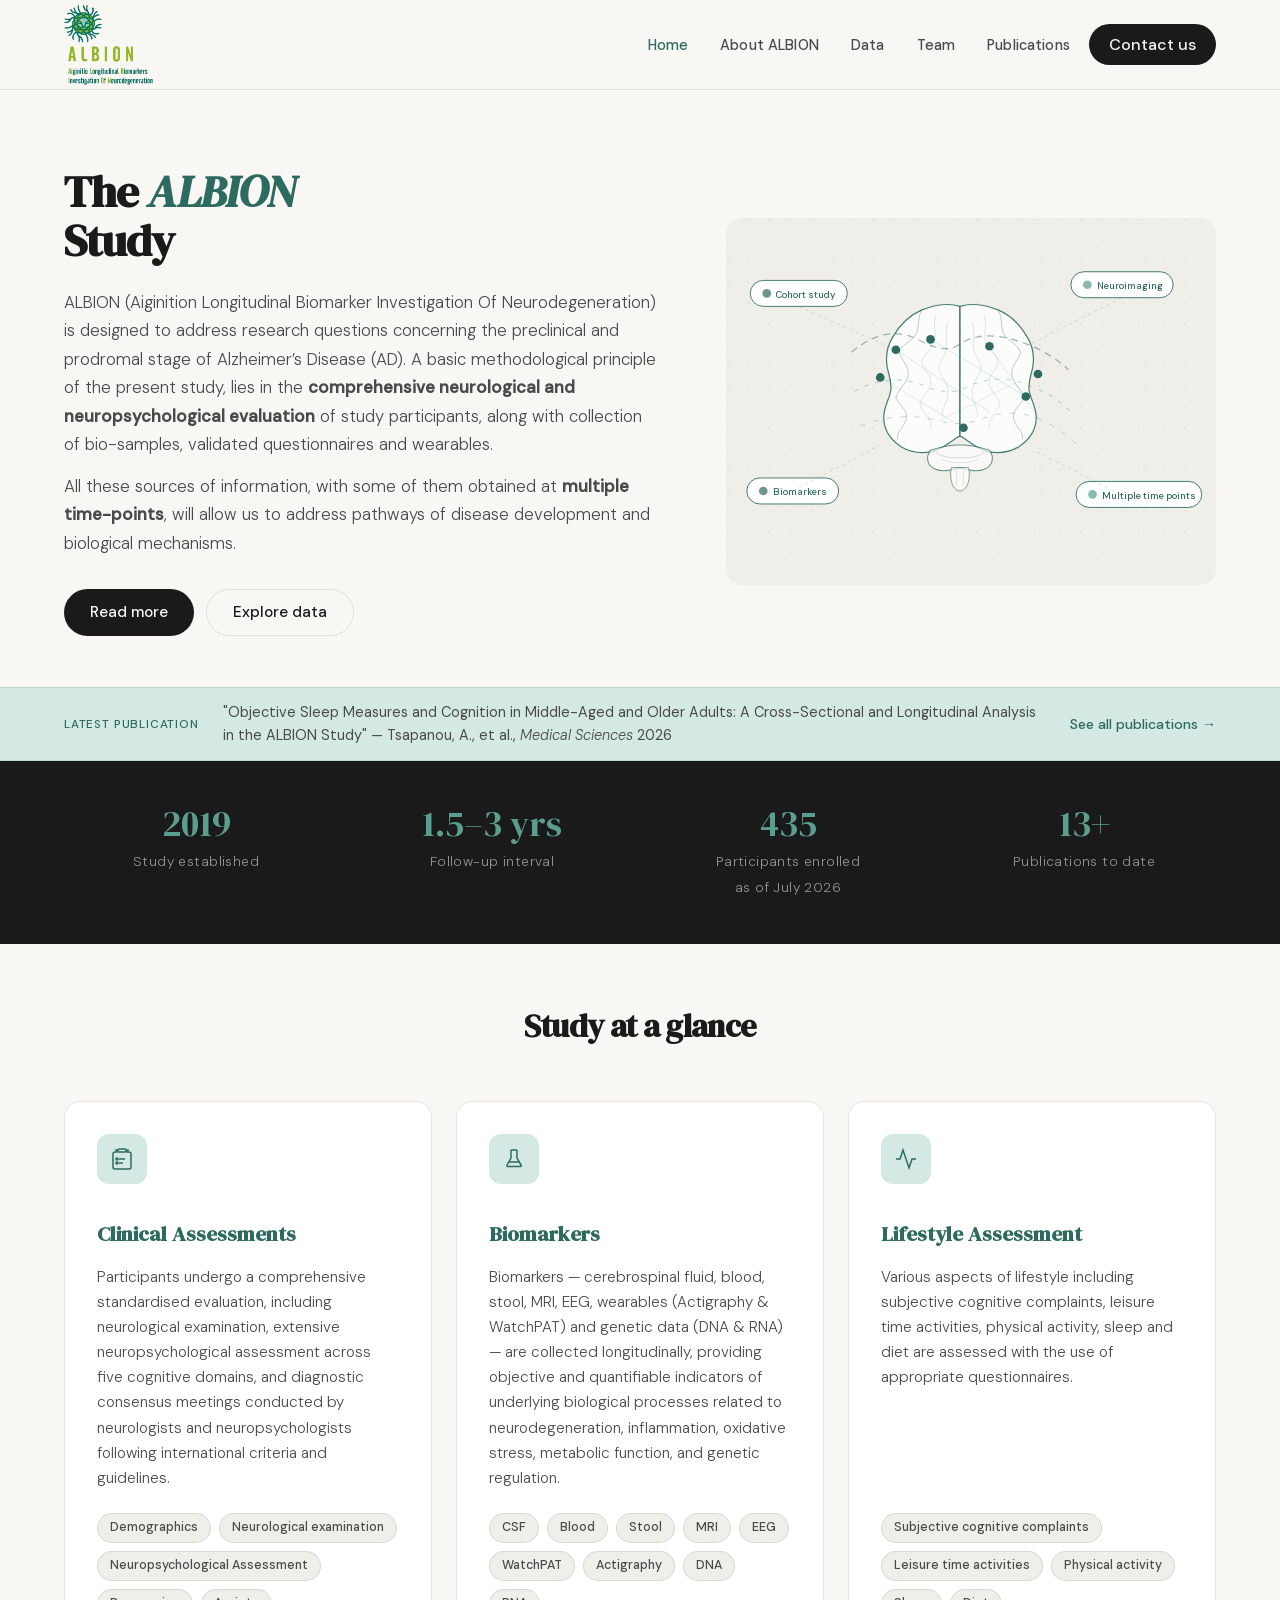
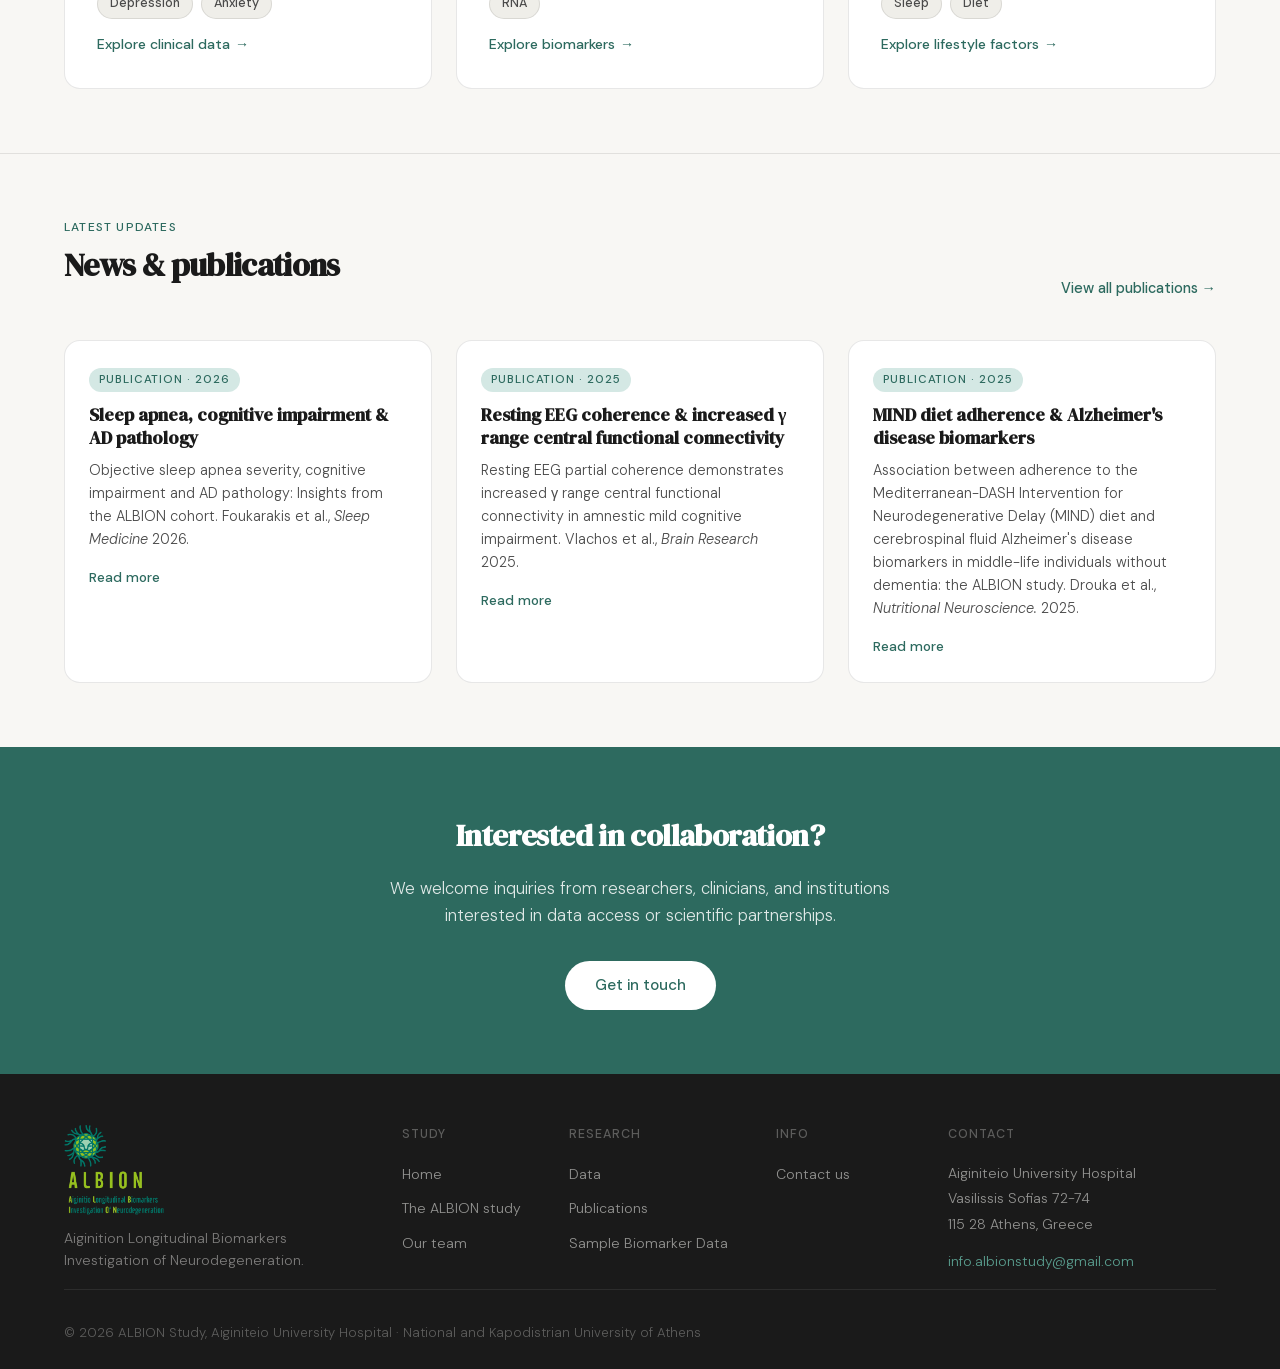
<file: index.html>
<!DOCTYPE html>
<html lang="en">
<head>
  <!-- Google tag (gtag.js) -->
  <script async src="https://www.googletagmanager.com/gtag/js?id=G-7PYHZVJ7TZ"></script>
  <script>
    window.dataLayer = window.dataLayer || [];
    function gtag(){dataLayer.push(arguments);}
    gtag('js', new Date());

    gtag('config', 'G-7PYHZVJ7TZ');
  </script>
  <meta charset="UTF-8"/>
  <meta name="viewport" content="width=device-width, initial-scale=1.0"/>
  <title>ALBION — Aiginition Longitudinal Biomarker Investigation Of Neurodegeneration</title>
  <link rel="stylesheet" href="style.css"/>
  <style>
    /* ---- HOMEPAGE SPECIFIC ---- */
    .hero {
      max-width: var(--max); margin: 0 auto;
      padding: 6vw 5vw 4vw;
      display: grid; grid-template-columns: 1.1fr 0.9fr; gap: 5vw; align-items: center;
    }
    .hero h1 {
      font-family: 'DM Serif Display', serif;
      font-size: clamp(2.2rem, 3.5vw, 3.6rem);
      letter-spacing: -0.02em; line-height: 1.1;
      color: var(--ink); margin-bottom: 1.4rem;
    }
    .hero h1 em { font-style: italic; color: var(--accent); }
    .hero-body { color: var(--ink-2); font-size: 1.05rem; font-weight: 300; line-height: 1.7; margin-bottom: 0.8rem; }
    .hero-actions { display: flex; gap: 12px; flex-wrap: wrap; margin-top: 2rem; }

    .hero-visual {
      aspect-ratio: 4/3; border-radius: var(--radius-lg);
      overflow: hidden; background: var(--paper-2);
      animation: drift 9s ease-in-out infinite;
    }
    @keyframes drift { 0%,100%{transform:translateY(0)} 50%{transform:translateY(-8px)} }

    @keyframes pulse-node { 0%,100%{opacity:.35;r:4} 50%{opacity:1;r:6.5} }
    .np { animation: pulse-node 3s ease-in-out infinite; }
    .np:nth-child(2){animation-delay:.7s} .np:nth-child(3){animation-delay:1.5s}
    .np:nth-child(4){animation-delay:.3s} .np:nth-child(5){animation-delay:2.1s}

    /* data overview cards */
    .data-overview { padding: 5vw 5vw; }
    .data-overview-inner { max-width: var(--max); margin: 0 auto; }
    .data-overview-header { text-align: center; max-width: 680px; margin: 0 auto 3.5rem; }
    .data-overview-header .section-sub { margin: 0 auto; }

    .data-cards { display: grid; grid-template-columns: repeat(3,1fr); gap: 1.5rem; }

    .data-card { background: white; border: 1px solid var(--line); border-radius: var(--radius-lg); padding: 2rem; display: flex; flex-direction: column; gap: 0.9rem; transition: box-shadow .2s, transform .2s; }
    .data-card:hover { box-shadow: 0 8px 30px rgba(0,0,0,.06); transform: translateY(-3px); }
    .data-card h3 { font-family: 'DM Serif Display', serif; font-size: 1.3rem; color: var(--accent); }
    .data-card p { color: var(--ink-2); font-size: 0.95rem; font-weight: 300; line-height: 1.65; flex: 1; }
    .card-link { color: var(--accent); font-size: 0.88rem; font-weight: 500; text-decoration: none; display: inline-flex; align-items: center; gap: 5px; }
    .card-link::after { content:'→'; transition: transform .2s; }
    .card-link:hover::after { transform: translateX(4px); }

    /* study data pills */
    .pill-row { display: flex; flex-wrap: wrap; gap: 8px; margin-top: 0.5rem; }
    .pill { background: var(--paper-2); border: 1px solid var(--line); color: var(--ink-2); font-size: 0.78rem; font-weight: 500; padding: 4px 12px; border-radius: 100px; }

    /* news section */
    .news-section { padding: 5vw; background: var(--paper); }
    .news-inner { max-width: var(--max); margin: 0 auto; }
    .news-header { display: flex; align-items: flex-end; justify-content: space-between; margin-bottom: 2.5rem; flex-wrap: wrap; gap: 1rem; }
    .news-all-link { color: var(--accent); font-size: 0.9rem; font-weight: 500; text-decoration: none; }
    .news-all-link:hover { text-decoration: underline; }
    .news-grid { display: grid; grid-template-columns: repeat(3,1fr); gap: 1.5rem; }
    .news-card { background: white; border: 1px solid var(--line); border-radius: var(--radius-lg); overflow: hidden; transition: box-shadow .2s; }
    .news-card:hover { box-shadow: 0 8px 30px rgba(0,0,0,.06); }
    .news-card-body { padding: 1.5rem; }
    .news-type { display: inline-block; font-size: 0.72rem; letter-spacing: .08em; text-transform: uppercase; font-weight: 500; padding: 3px 10px; border-radius: 100px; margin-bottom: 0.7rem; }
    .type-news { background: #fef3c7; color: #92400e; }
    .type-pub { background: var(--accent-light); color: var(--accent); }
    .type-about { background: #ede9fe; color: #5b21b6; }
    .news-card h3 { font-family: 'DM Serif Display', serif; font-size: 1.12rem; line-height: 1.3; color: var(--ink); margin-bottom: 0.55rem; }
    .news-card p { color: var(--ink-2); font-size: 0.9rem; font-weight: 300; line-height: 1.6; }
    .news-read-more { display: inline-block; margin-top: 1rem; color: var(--accent); font-size: 0.85rem; font-weight: 500; text-decoration: none; }
    .news-read-more:hover { text-decoration: underline; }

    @media(max-width:900px){
      .hero{grid-template-columns:1fr}
      .hero-visual{display:none}
      .data-cards{grid-template-columns:1fr}
      .news-grid{grid-template-columns:1fr}
    }
  </style>
  <meta name="google-site-verification" content="gdjBBVatyOsbVIqJHLvjQ9MN-1dc3Nz3Ho5ejT0G98w" />
</head>
<body>

<div id="site-nav"></div>

<!-- HERO -->
<div style="background:var(--paper)">
  <div class="hero">
    <div>
<!--      <div class="tag anim anim-1">Neuroscience Research · Athens</div>-->
      <h1 class="anim anim-2">The <em>ALBION</em><br>Study</h1>
      <p class="hero-body anim anim-3">ALBION (Aiginition Longitudinal Biomarker Investigation Of Neurodegeneration) is designed to address research questions concerning the preclinical and prodromal stage of Alzheimer’s Disease (AD).
        A basic methodological principle of the present study, lies in the <span style="font-weight:700;">comprehensive neurological and neuropsychological evaluation</span> of study participants, along with collection of bio-samples, validated questionnaires and wearables.
      </p>
      <p class="hero-body anim anim-3">All these sources of information, with some of them obtained at <span style="font-weight:700;">multiple time-points</span>, will allow us to address pathways of disease development and biological mechanisms.</p>
      <div class="hero-actions anim anim-4">
        <a href="story.html" class="btn-primary">Read more</a>
        <a href="data.html" class="btn-secondary">Explore data</a>
      </div>
    </div>

    <div class="hero-visual">
      <style>
        @keyframes hnp{0%,100%{opacity:.3}50%{opacity:1}}
        @keyframes htrace{to{stroke-dashoffset:-400}}
        @keyframes htrace2{to{stroke-dashoffset:-400}}
        @keyframes htrace3{to{stroke-dashoffset:-400}}
        @keyframes hfloat{0%,100%{transform:translateY(0px)}50%{transform:translateY(-6px)}}
        @keyframes hfloat2{0%,100%{transform:translateY(0px)}50%{transform:translateY(-5px)}}
        @keyframes hfloat3{0%,100%{transform:translateY(0px)}50%{transform:translateY(-7px)}}
        @keyframes hfloat4{0%,100%{transform:translateY(0px)}50%{transform:translateY(-4px)}}
        .h-np1{animation:hnp 3s ease-in-out infinite 0s}.h-np2{animation:hnp 3s ease-in-out infinite .6s}
        .h-np3{animation:hnp 3s ease-in-out infinite 1.3s}.h-np4{animation:hnp 3s ease-in-out infinite .4s}
        .h-np5{animation:hnp 3s ease-in-out infinite 2s}.h-np6{animation:hnp 3s ease-in-out infinite 1s}
        .h-np7{animation:hnp 3s ease-in-out infinite 1.7s}
        .h-tr1{stroke-dasharray:8 6;animation:htrace 4s linear infinite}
        .h-tr2{stroke-dasharray:5 8;animation:htrace2 5.5s linear infinite reverse}
        .h-tr3{stroke-dasharray:6 10;animation:htrace3 7s linear infinite}
        .h-f1{animation:hfloat 8s ease-in-out infinite}
        .h-f2{animation:hfloat2 8s ease-in-out infinite 1.2s}
        .h-f3{animation:hfloat3 8s ease-in-out infinite 2.5s}
        .h-f4{animation:hfloat4 8s ease-in-out infinite 3.8s}
      </style>
      <svg viewBox="0 0 565 400" fill="none" xmlns="http://www.w3.org/2000/svg" style="width:100%;height:auto;display:block;">
        <rect width="540" height="400" fill="#efeee9" rx="16"/>
        <pattern id="hdots" width="24" height="24" patternUnits="userSpaceOnUse">
          <circle cx="2" cy="2" r="1" fill="#2d6a5f" opacity=".12"/>
        </pattern>
        <rect width="540" height="400" fill="url(#hdots)" rx="16"/>
        <g transform="translate(270,190)">
          <path d="M 0,-88 C -12,-92 -28,-90 -44,-84 C -58,-78 -70,-66 -78,-52 C -84,-42 -86,-30 -84,-18 C -82,-8 -78,0 -80,10 C -82,20 -88,28 -88,40 C -88,54 -80,66 -68,74 C -58,80 -46,82 -34,80 C -24,78 -16,72 -10,68 C -6,65 -2,62 0,62 Z" fill="white" stroke="#2d6a5f" stroke-width="1.4" opacity=".85"/>
          <path d="M -44,-84 C -50,-74 -46,-62 -52,-54 C -58,-46 -68,-44 -70,-34" stroke="#2d6a5f" stroke-width="1.1" fill="none" opacity=".32"/>
          <path d="M -70,-34 C -66,-24 -58,-18 -60,-8 C -62,2 -72,8 -74,18" stroke="#2d6a5f" stroke-width="1.1" fill="none" opacity=".32"/>
          <path d="M -74,18 C -68,28 -60,32 -62,42 C -64,52 -74,56 -72,66" stroke="#2d6a5f" stroke-width="1.1" fill="none" opacity=".32"/>
          <path d="M -28,-78 C -32,-66 -26,-56 -30,-46 C -34,-36 -44,-32 -44,-22" stroke="#5a9e8f" stroke-width=".9" fill="none" opacity=".28"/>
          <path d="M -44,-22 C -40,-12 -32,-8 -34,2 C -36,12 -46,16 -46,26" stroke="#5a9e8f" stroke-width=".9" fill="none" opacity=".28"/>
          <path d="M -46,26 C -40,38 -32,42 -34,54" stroke="#5a9e8f" stroke-width=".9" fill="none" opacity=".28"/>
          <path d="M -14,-70 C -18,-58 -14,-48 -16,-38 C -18,-28 -26,-24 -24,-14" stroke="#2d6a5f" stroke-width=".8" fill="none" opacity=".22"/>
          <path d="M -24,-14 C -20,-4 -14,0 -14,12 C -14,24 -22,28 -20,40" stroke="#2d6a5f" stroke-width=".8" fill="none" opacity=".22"/>
          <path d="M 0,-88 C 12,-92 28,-90 44,-84 C 58,-78 70,-66 78,-52 C 84,-42 86,-30 84,-18 C 82,-8 78,0 80,10 C 82,20 88,28 88,40 C 88,54 80,66 68,74 C 58,80 46,82 34,80 C 24,78 16,72 10,68 C 6,65 2,62 0,62 Z" fill="white" stroke="#2d6a5f" stroke-width="1.4" opacity=".85"/>
          <path d="M 44,-84 C 50,-74 46,-62 52,-54 C 58,-46 68,-44 70,-34" stroke="#2d6a5f" stroke-width="1.1" fill="none" opacity=".32"/>
          <path d="M 70,-34 C 66,-24 58,-18 60,-8 C 62,2 72,8 74,18" stroke="#2d6a5f" stroke-width="1.1" fill="none" opacity=".32"/>
          <path d="M 74,18 C 68,28 60,32 62,42 C 64,52 74,56 72,66" stroke="#2d6a5f" stroke-width="1.1" fill="none" opacity=".32"/>
          <path d="M 28,-78 C 32,-66 26,-56 30,-46 C 34,-36 44,-32 44,-22" stroke="#5a9e8f" stroke-width=".9" fill="none" opacity=".28"/>
          <path d="M 44,-22 C 40,-12 32,-8 34,2 C 36,12 46,16 46,26" stroke="#5a9e8f" stroke-width=".9" fill="none" opacity=".28"/>
          <path d="M 46,26 C 40,38 32,42 34,54" stroke="#5a9e8f" stroke-width=".9" fill="none" opacity=".28"/>
          <path d="M 14,-70 C 18,-58 14,-48 16,-38 C 18,-28 26,-24 24,-14" stroke="#2d6a5f" stroke-width=".8" fill="none" opacity=".22"/>
          <path d="M 24,-14 C 20,-4 14,0 14,12 C 14,24 22,28 20,40" stroke="#2d6a5f" stroke-width=".8" fill="none" opacity=".22"/>
          <line x1="0" y1="-88" x2="0" y2="62" stroke="#2d6a5f" stroke-width="1" opacity=".18" stroke-dasharray="3 3"/>
          <path d="M -34,78 C -40,86 -38,96 -28,100 C -18,104 -8,100 0,98 C 8,100 18,104 28,100 C 38,96 40,86 34,78 C 22,74 10,72 0,72 C -10,72 -22,74 -34,78 Z" fill="white" stroke="#2d6a5f" stroke-width="1.2" opacity=".7"/>
          <path d="M -28,80 C -20,86 -10,88 0,86 C 10,88 20,86 28,80" stroke="#2d6a5f" stroke-width=".8" fill="none" opacity=".3"/>
          <path d="M -22,88 C -14,92 -6,93 0,92 C 6,93 14,92 22,88" stroke="#2d6a5f" stroke-width=".7" fill="none" opacity=".25"/>
          <path d="M -10,98 C -12,108 -10,118 -6,122 C -2,126 2,126 6,122 C 10,118 12,108 10,98 Z" fill="white" stroke="#2d6a5f" stroke-width="1" opacity=".65"/>
          <line x1="-4" y1="100" x2="-4" y2="120" stroke="#2d6a5f" stroke-width=".6" opacity=".25"/>
          <line x1="4" y1="100" x2="4" y2="120" stroke="#2d6a5f" stroke-width=".6" opacity=".25"/>
        </g>
        <path class="h-tr1" d="M145 155 Q185 120 225 142 Q255 158 270 145 Q295 130 330 140 Q368 150 395 175" stroke="#2d6a5f" stroke-width="1.5" fill="none" opacity=".45"/>
        <path class="h-tr2" d="M148 200 Q190 177 230 194 Q258 207 280 194 Q315 178 352 194 Q385 207 400 227" stroke="#5a9e8f" stroke-width="1.2" fill="none" opacity=".4"/>
        <path class="h-tr3" d="M155 240 Q200 222 245 234 Q272 242 300 230 Q336 218 370 236 Q392 248 405 262" stroke="#2d6a5f" stroke-width="1" fill="none" opacity=".3"/>
        <line x1="196" y1="152" x2="304" y2="224" stroke="#5a9e8f" stroke-width=".8" opacity=".3"/>
        <line x1="236" y1="140" x2="346" y2="206" stroke="#5a9e8f" stroke-width=".8" opacity=".3"/>
        <line x1="178" y1="184" x2="274" y2="242" stroke="#5a9e8f" stroke-width=".8" opacity=".28"/>
        <line x1="304" y1="148" x2="360" y2="230" stroke="#5a9e8f" stroke-width=".8" opacity=".25"/>
        <line x1="246" y1="234" x2="334" y2="190" stroke="#5a9e8f" stroke-width=".8" opacity=".25"/>
        <circle class="h-np1" cx="196" cy="152" r="5" fill="#2d6a5f"/>
        <circle class="h-np2" cx="236" cy="140" r="5" fill="#2d6a5f"/>
        <circle class="h-np3" cx="304" cy="148" r="5" fill="#2d6a5f"/>
        <circle class="h-np4" cx="346" cy="206" r="5" fill="#2d6a5f"/>
        <circle class="h-np5" cx="274" cy="242" r="5" fill="#2d6a5f"/>
        <circle class="h-np6" cx="178" cy="184" r="5" fill="#2d6a5f"/>
        <circle class="h-np7" cx="360" cy="180" r="5" fill="#2d6a5f"/>
        <g class="h-f1"><rect x="28" y="72" width="112" height="30" rx="15" fill="white" stroke="#2d6a5f" stroke-width="1"/><circle cx="47" cy="87" r="5" fill="#2d6a5f" opacity=".7"/><text x="58" y="92" font-family="DM Sans,sans-serif" font-size="11" fill="#2d6a5f" font-weight="500">Cohort study</text></g>
        <g class="h-f2"><rect x="398" y="62" width="118" height="30" rx="15" fill="white" stroke="#2d6a5f" stroke-width="1"/><circle cx="417" cy="77" r="5" fill="#5a9e8f" opacity=".7"/><text x="428" y="82" font-family="DM Sans,sans-serif" font-size="11" fill="#2d6a5f" font-weight="500">Neuroimaging</text></g>
        <g class="h-f3"><rect x="24" y="300" width="106" height="30" rx="15" fill="white" stroke="#2d6a5f" stroke-width="1"/><circle cx="43" cy="315" r="5" fill="#2d6a5f" opacity=".7"/><text x="54" y="320" font-family="DM Sans,sans-serif" font-size="11" fill="#2d6a5f" font-weight="500">Biomarkers</text></g>
        <g class="h-f4"><rect x="404" y="304" width="145" height="30" rx="15" fill="white" stroke="#2d6a5f" stroke-width="1"/><circle cx="423" cy="319" r="5" fill="#5a9e8f" opacity=".7"/><text x="434" y="324" font-family="DM Sans,sans-serif" font-size="11" fill="#2d6a5f" font-weight="500">Multiple time points</text></g>
        <line x1="84" y1="102" x2="196" y2="152" stroke="#2d6a5f" stroke-width=".8" stroke-dasharray="4 4" opacity=".25"/>
        <line x1="457" y1="92" x2="352" y2="145" stroke="#2d6a5f" stroke-width=".8" stroke-dasharray="4 4" opacity=".25"/>
        <line x1="77" y1="315" x2="178" y2="262" stroke="#2d6a5f" stroke-width=".8" stroke-dasharray="4 4" opacity=".25"/>
        <line x1="455" y1="319" x2="355" y2="268" stroke="#2d6a5f" stroke-width=".8" stroke-dasharray="4 4" opacity=".25"/>
      </svg>
    </div>
  </div>
</div>

<!-- BANNER -->
<div class="banner">
  <span class="banner-label">Latest publication</span>
  <span class="banner-text">"Objective Sleep Measures and Cognition in Middle-Aged and Older Adults: A Cross-Sectional and Longitudinal Analysis in the ALBION Study" — Tsapanou, A., et al., <em>Medical Sciences</em> 2026</span>
  <a href="publications.html" class="banner-link">See all publications →</a>
</div>

<!-- STATS -->
<div class="stats-row">
  <div><span class="stat-num">2019</span><span class="stat-label">Study established</span></div>
  <div><span class="stat-num">1.5–3 yrs</span><span class="stat-label">Follow-up interval</span></div>
  <div><span class="stat-num">435</span><span class="stat-label">Participants enrolled</span><br><span class="stat-label">as of July 2026</span></div>
  <div><span class="stat-num">13+</span><span class="stat-label">Publications to date</span></div>
</div>

<!-- DATA OVERVIEW -->
<div class="data-overview">
  <div class="data-overview-inner">
    <div class="data-overview-header">
<!--      <div class="section-label">Open Science</div>-->
      <h2 class="section-title">Study at a glance</h2>
<!--      <p class="section-sub">Our comprehensive, multi-domain data collection provides unique insight into the earliest stages of neurodegeneration — from clinical, lifestyle, diet, and physical assessments to biomarkers, neuroimaging, and wearable monitoring.</p>-->
<!--   -->
    </div>

    <div class="data-cards">

      <div class="data-card">
        <div class="card-icon">
          <svg viewBox="0 0 24 24" fill="none" stroke="var(--accent)" stroke-width="1.5">
            <rect x="8" y="2" width="8" height="3" rx="1"/>
            <path d="M5 3h2v2H5a2 2 0 0 0-2 2v13a2 2 0 0 0 2 2h14a2 2 0 0 0 2-2V7a2 2 0 0 0-2-2h-2V3h2"/>
            <line x1="9" y1="12" x2="15" y2="12"/>
            <line x1="9" y1="16" x2="13" y2="16"/>
            <circle cx="7" cy="12" r="1" fill="var(--accent)"/>
            <circle cx="7" cy="16" r="1" fill="var(--accent)"/>
          </svg>
        </div>
        <h3>Clinical Assessments</h3>

        <p>Participants undergo a comprehensive standardised evaluation, including neurological examination, extensive neuropsychological assessment across five cognitive domains, and diagnostic consensus meetings conducted by neurologists and neuropsychologists following international criteria and guidelines.</p>
        <div class="pill-row">
          <span class="pill">Demographics</span><span class="pill">Neurological examination</span><span class="pill">Neuropsychological Assessment</span><span class="pill">Depression</span><span class="pill">Anxiety</span>
        </div>
        <a href="data.html#clinical" class="card-link">Explore clinical data</a>
      </div>

      <div class="data-card">
        <div class="card-icon">
          <svg viewBox="0 0 24 24" fill="none" stroke="var(--accent)" stroke-width="1.5">
            <path d="M9 3h6M9 3v8l-4 7a1 1 0 0 0 .9 1.5h12.2A1 1 0 0 0 19 18l-4-7V3"/>
            <line x1="6.5" y1="15" x2="17.5" y2="15"/>
          </svg>
        </div>
        <h3>Biomarkers</h3>
        <p>Biomarkers — cerebrospinal fluid, blood, stool, MRI, EEG, wearables (Actigraphy & WatchPAT) and genetic data (DNA & RNA) — are collected longitudinally, providing objective and quantifiable indicators of underlying biological processes related to neurodegeneration, inflammation, oxidative stress, metabolic function, and genetic regulation.</p>
        <div class="pill-row">
          <span class="pill">CSF</span><span class="pill">Blood</span><span class="pill">Stool</span><span class="pill">MRI</span><span class="pill">EEG</span><span class="pill">WatchPAT</span><span class="pill">Actigraphy</span><span class="pill">DNA</span><span class="pill">RNA</span>
        </div>
        <a href="data.html#biomarkers" class="card-link">Explore biomarkers</a>
      </div>

      <div class="data-card">
        <div class="card-icon">
          <svg viewBox="0 0 24 24" fill="none" stroke="var(--accent)" stroke-width="1.5">
            <path d="M22 12h-4l-3 9L9 3l-3 9H2"/>
          </svg>
        </div>
        <h3>Lifestyle Assessment</h3>
        <p>Various aspects of lifestyle including subjective cognitive complaints, leisure time activities, physical activity, sleep and diet are assessed with the use of appropriate questionnaires.</p>
        <div class="pill-row">
          <span class="pill">Subjective cognitive complaints</span><span class="pill">Leisure time activities</span><span class="pill">Physical activity</span><span class="pill">Sleep</span><span class="pill">Diet</span>
        </div>
        <a href="data.html#lifecycle-factors" class="card-link">Explore lifestyle factors</a>
      </div>


    </div>
  </div>
</div>

<hr class="divider"/>

<!-- NEWS -->
<div class="news-section">
  <div class="news-inner">
    <div class="news-header">
      <div>
        <div class="section-label">Latest updates</div>
        <h2 class="section-title">News &amp; publications</h2>
      </div>
      <a href="publications.html" class="news-all-link">View all publications →</a>
    </div>
    <div class="news-grid">
      <div class="news-card">
        <div class="news-card-body">
          <span class="news-type type-pub">Publication · 2026</span>
          <h3>Sleep apnea, cognitive impairment &amp; AD pathology</h3>
          <p>Objective sleep apnea severity, cognitive impairment and AD pathology: Insights from the ALBION cohort. Foukarakis et al., <em>Sleep Medicine</em> 2026.</p>
          <a href="publications.html" class="news-read-more">Read more</a>
        </div>
      </div>
      <div class="news-card">
        <div class="news-card-body">
          <span class="news-type type-pub">Publication · 2025</span>
          <h3>Resting EEG coherence &amp; increased γ range central functional connectivity </h3>
          <p>Resting EEG partial coherence demonstrates increased γ range central functional connectivity in amnestic mild cognitive impairment. Vlachos et al., <em>Brain Research</em> 2025.</p>
          <a href="publications.html" class="news-read-more">Read more</a>
        </div>
      </div>
      <div class="news-card">
        <div class="news-card-body">
          <span class="news-type type-pub">Publication · 2025</span>
          <h3>MIND diet adherence &amp; Alzheimer's disease biomarkers</h3>
          <p>Association between adherence to the Mediterranean-DASH Intervention for Neurodegenerative Delay (MIND) diet and cerebrospinal fluid Alzheimer's disease biomarkers in middle-life individuals without dementia: the ALBION study. Drouka et al., <em>Nutritional Neuroscience.</em> 2025.</p>
          <a href="publications.html" class="news-read-more">Read more</a>
        </div>
      </div>
    </div>
  </div>
</div>

<!-- CTA -->
<div class="cta-band">
  <h2>Interested in collaboration?</h2>
  <p>We welcome inquiries from researchers, clinicians, and institutions interested in data access or scientific partnerships.</p>
  <a href="contact.html" class="btn-white">Get in touch</a>
</div>

<div id="site-footer"></div>
<script src="shared.js"></script>
</body>
</html>
</file>
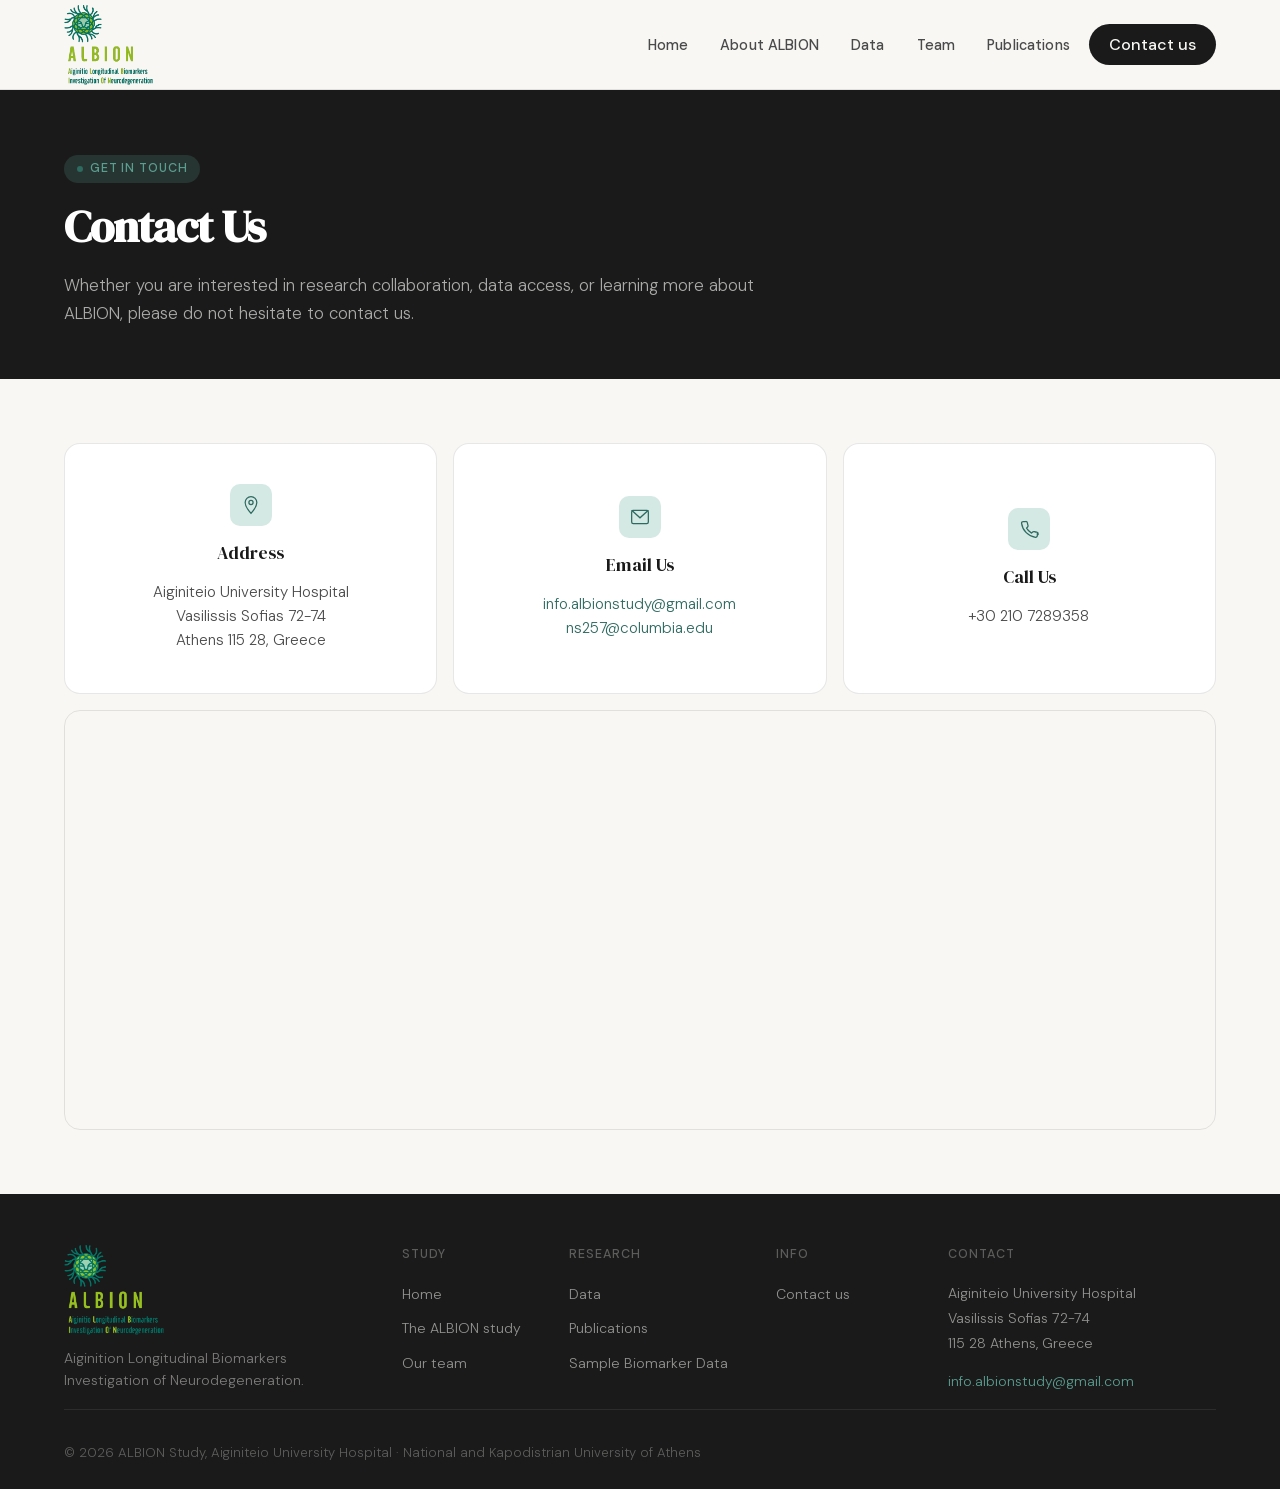
<file: contact.html>
<!DOCTYPE html>
<html lang="en">
<head>
  <!-- Google tag (gtag.js) -->
  <script async src="https://www.googletagmanager.com/gtag/js?id=G-7PYHZVJ7TZ"></script>
  <script>
    window.dataLayer = window.dataLayer || [];
    function gtag(){dataLayer.push(arguments);}
    gtag('js', new Date());

    gtag('config', 'G-7PYHZVJ7TZ');
  </script>
  <meta charset="UTF-8"/>
  <meta name="viewport" content="width=device-width, initial-scale=1.0"/>
  <title>Contact — ALBION Study</title>
  <link rel="stylesheet" href="style.css"/>
  <style>
    .contact-body { max-width: var(--max); margin: 0 auto; padding: 5vw; }

    .info-icon { width: 42px; height: 42px; background: var(--accent-light); border-radius: 10px; flex-shrink: 0; display: flex; align-items: center; justify-content: center; }
    .info-icon svg { width: 20px; height: 20px; stroke: var(--accent); fill: none; stroke-width: 1.5; }
    .info-value { color: var(--ink-2); font-size: 0.95rem; font-weight: 300; line-height: 1.6; }
    .info-value a { color: var(--accent); text-decoration: none; }

    .contact-form { background: white; border: 1px solid var(--line); border-radius: var(--radius-lg); padding: 2.5rem; }
    .contact-form h3 { font-family: 'DM Serif Display', serif; font-size: 1.4rem; color: var(--ink); margin-bottom: 0.5rem; }
    .contact-form .form-note { color: var(--ink-3); font-size: 0.88rem; font-weight: 300; margin-bottom: 1.8rem; line-height: 1.55; }

    .form-row { display: grid; grid-template-columns: 1fr 1fr; gap: 1rem; margin-bottom: 1rem; }
    .form-group { margin-bottom: 1rem; }
    .form-group label { display: block; font-size: 0.82rem; font-weight: 500; color: var(--ink-2); margin-bottom: 0.4rem; letter-spacing: .02em; }
    .form-group input, .form-group textarea, .form-group select {
      width: 100%; padding: 10px 14px;
      border: 1px solid var(--line); border-radius: 8px;
      font-family: inherit; font-size: 0.92rem; color: var(--ink);
      background: var(--paper); outline: none;
      transition: border-color .2s, box-shadow .2s;
      appearance: none;
    }
    .form-group input:focus, .form-group textarea:focus, .form-group select:focus {
      border-color: var(--accent);
      box-shadow: 0 0 0 3px rgba(45,106,95,.12);
    }
    .form-group textarea { resize: vertical; min-height: 130px; }
    .form-submit { width: 100%; background: var(--ink); color: var(--paper); border: none; border-radius: 100px; padding: 13px; font-family: inherit; font-size: 0.95rem; font-weight: 500; cursor: pointer; transition: background .2s; }
    .form-submit:hover { background: var(--accent); }
    .mailto-note { font-size: 0.78rem; color: var(--ink-3); text-align: center; margin-top: 0.8rem; font-weight: 300; line-height: 1.5; }

    @media(max-width:900px){ .form-row{grid-template-columns:1fr} }
  </style>
</head>
<body>

<div id="site-nav"></div>

<div class="page-hero">
  <div class="page-hero-inner">
    <div class="tag">Get in touch</div>
    <h1>Contact Us</h1>
    <p>Whether you are interested in research collaboration, data access, or learning more about ALBION, please do not hesitate to contact us.</p>
  </div>
</div>

<div class="contact-body">
  <div style="display:flex; flex-direction:column; gap:1rem;">

    <!-- Top row: 3 cards side by side -->
    <div style="display:grid; grid-template-columns:1fr 1fr 1fr; gap:1rem;">

      <div style="background:white; border:1px solid var(--line); border-radius:var(--radius-lg); padding:2.5rem 2rem; text-align:center; display:flex; flex-direction:column; align-items:center; justify-content:center; gap:.8rem;">
        <div class="info-icon">
          <svg viewBox="0 0 24 24"><path d="M12 2C8.13 2 5 5.13 5 9c0 5.25 7 13 7 13s7-7.75 7-13c0-3.87-3.13-7-7-7zm0 9.5c-1.38 0-2.5-1.12-2.5-2.5s1.12-2.5 2.5-2.5 2.5 1.12 2.5 2.5-1.12 2.5-2.5 2.5z"/></svg>
        </div>
        <div style="font-family:'DM Serif Display',serif; font-size:1.1rem; color:var(--ink);">Address</div>
        <div class="info-value" style="text-align:center;">Aiginiteio University Hospital<br/>Vasilissis Sofias 72-74<br/>Athens 115 28, Greece</div>
      </div>

      <div style="background:white; border:1px solid var(--line); border-radius:var(--radius-lg); padding:2.5rem 2rem; text-align:center; display:flex; flex-direction:column; align-items:center; justify-content:center; gap:.8rem;">
        <div class="info-icon">
          <svg viewBox="0 0 24 24"><rect x="2" y="4" width="20" height="16" rx="2"/><polyline points="2,4 12,13 22,4"/></svg>
        </div>
        <div style="font-family:'DM Serif Display',serif; font-size:1.1rem; color:var(--ink);">Email Us</div>
        <div class="info-value" style="text-align:center;">
          <a href="mailto:info.albionstudy@gmail.com">info.albionstudy@gmail.com</a><br/>
          <a href="mailto:ns257@columbia.edu">ns257@columbia.edu</a>
        </div>
      </div>

      <div style="background:white; border:1px solid var(--line); border-radius:var(--radius-lg); padding:2.5rem 2rem; text-align:center; display:flex; flex-direction:column; align-items:center; justify-content:center; gap:.8rem;">
        <div class="info-icon">
          <svg viewBox="0 0 24 24"><path d="M22 16.92v3a2 2 0 0 1-2.18 2A19.79 19.79 0 0 1 3.08 5.18 2 2 0 0 1 5.07 3h3a2 2 0 0 1 2 1.72c.127.96.361 1.903.7 2.81a2 2 0 0 1-.45 2.11L9.09 10.91a16 16 0 0 0 6 6l1.27-1.27a2 2 0 0 1 2.11-.45c.907.339 1.85.573 2.81.7A2 2 0 0 1 23 18z"/></svg>
        </div>
        <div style="font-family:'DM Serif Display',serif; font-size:1.1rem; color:var(--ink);">Call Us</div>
        <div class="info-value" style="text-align:center;">+30 210 7289358</div>
      </div>

    </div>

    <div style="border-radius:var(--radius-lg); overflow:hidden; border:1px solid var(--line); height:420px;">
      <iframe
              src="https://www.google.com/maps/embed?pb=!1m18!1m12!1m3!1d3144.9071951278834!2d23.75114317632475!3d37.97929507193457!2m3!1f0!2f0!3f0!3m2!1i1024!2i768!4f13.1!3m3!1m2!1s0x14a1bd5068bf89c9%3A0x65c8faa7ef69cc57!2sAiginiteio%20University%20Hospital!5e0!3m2!1sen!2sgr!4v1714106033882!5m2!1sen!2sgr"
              width="100%" height="100%" style="display:block; border:0;"
              allowfullscreen="" loading="lazy"
              referrerpolicy="no-referrer-when-downgrade">
      </iframe>
    </div>


  </div>
</div>

<div id="site-footer"></div>
<script src="shared.js"></script>
<!--<script>-->
<!--  function sendMail() {-->
<!--    const first   = document.getElementById('first_name').value.trim();-->
<!--    const last    = document.getElementById('last_name').value.trim();-->
<!--    const email   = document.getElementById('email').value.trim();-->
<!--    const inst    = document.getElementById('institution').value.trim();-->
<!--    const enquiry = document.getElementById('enquiry_type').value;-->
<!--    const message = document.getElementById('message').value.trim();-->
<!--    const subject = encodeURIComponent('ALBION Enquiry' + (enquiry ? ' — ' + enquiry : ''));-->
<!--    const body = encodeURIComponent(-->
<!--            'Name: ' + (first + ' ' + last).trim() + '\n' +-->
<!--            'Email: ' + (email || '—') + '\n' +-->
<!--            'Institution: ' + (inst || '—') + '\n' +-->
<!--            'Enquiry type: ' + (enquiry || '—') + '\n\n' +-->
<!--            'Message:\n' + (message || '—')-->
<!--    );-->
<!--    window.location.href = 'mailto:albion@aiginiteio.gr?subject=' + subject + '&body=' + body;-->
<!--  }-->
<!--</script>-->
</body>
</html>
</file>
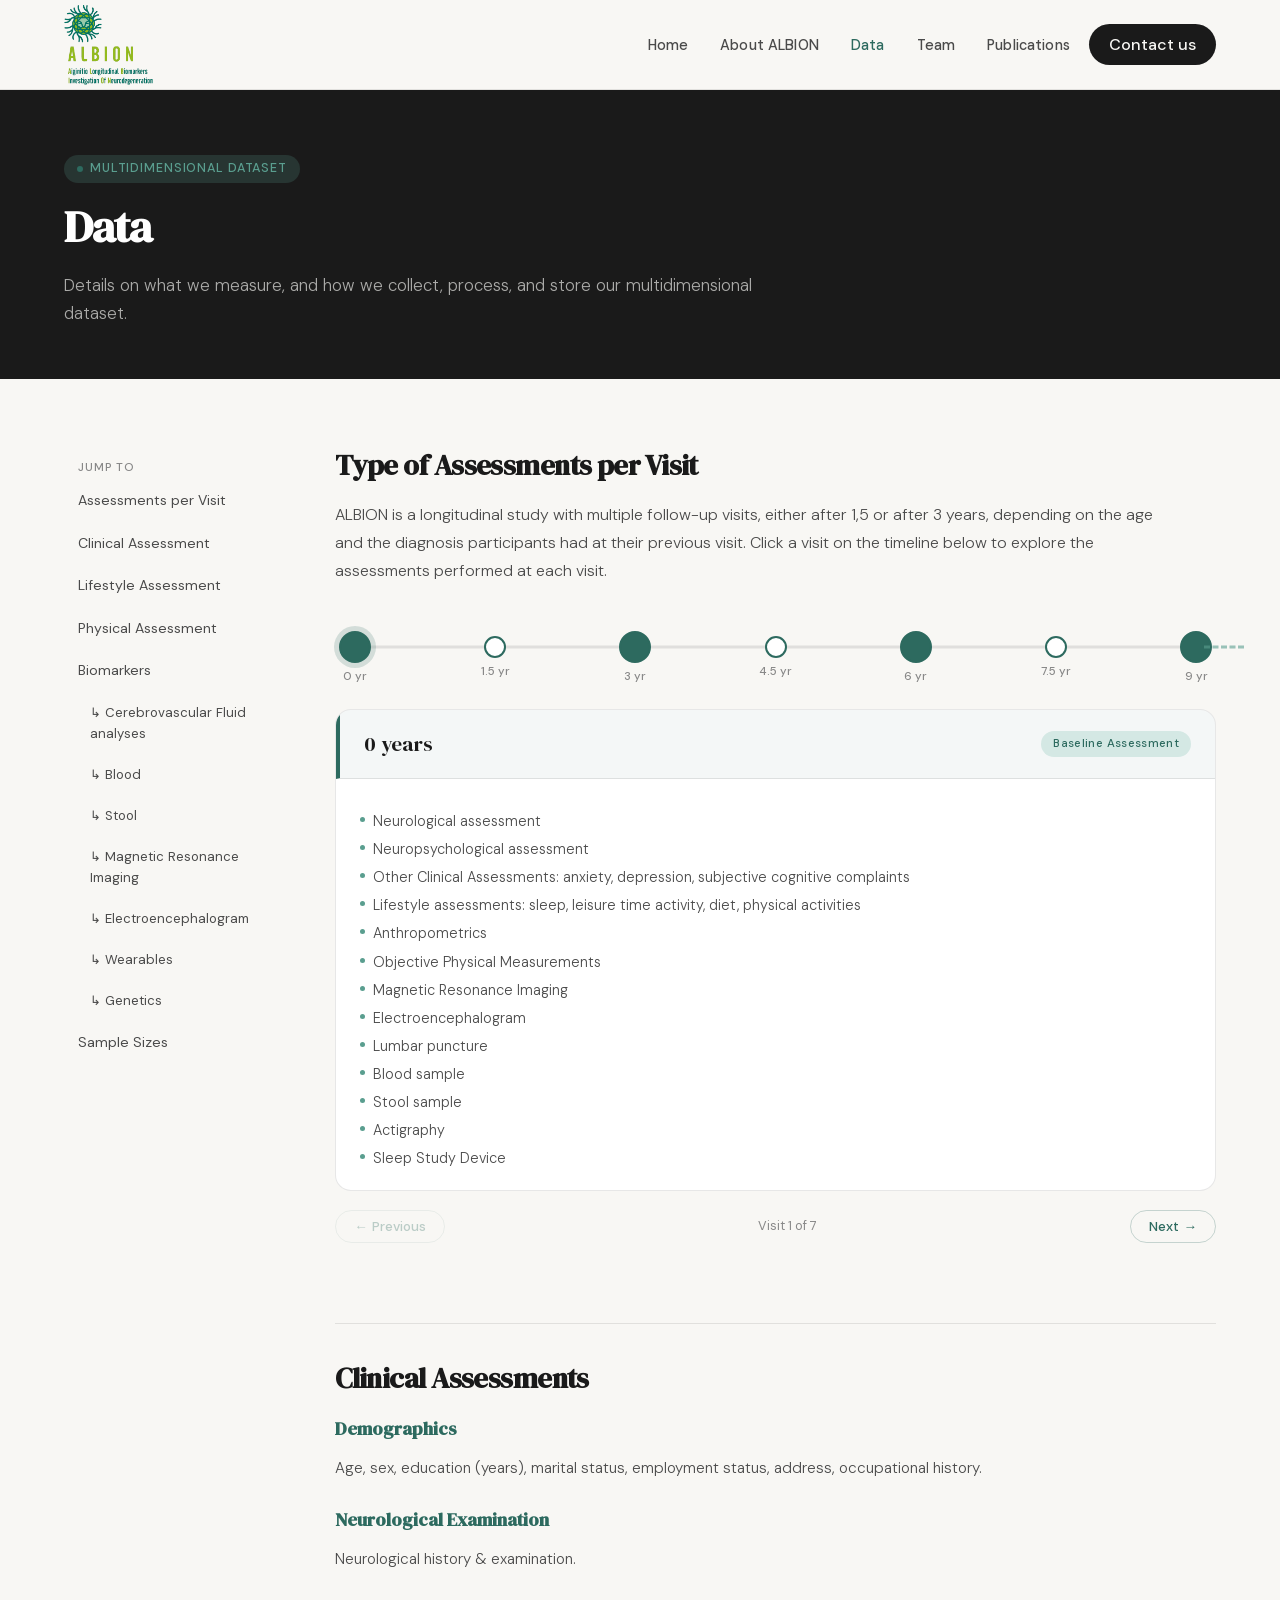
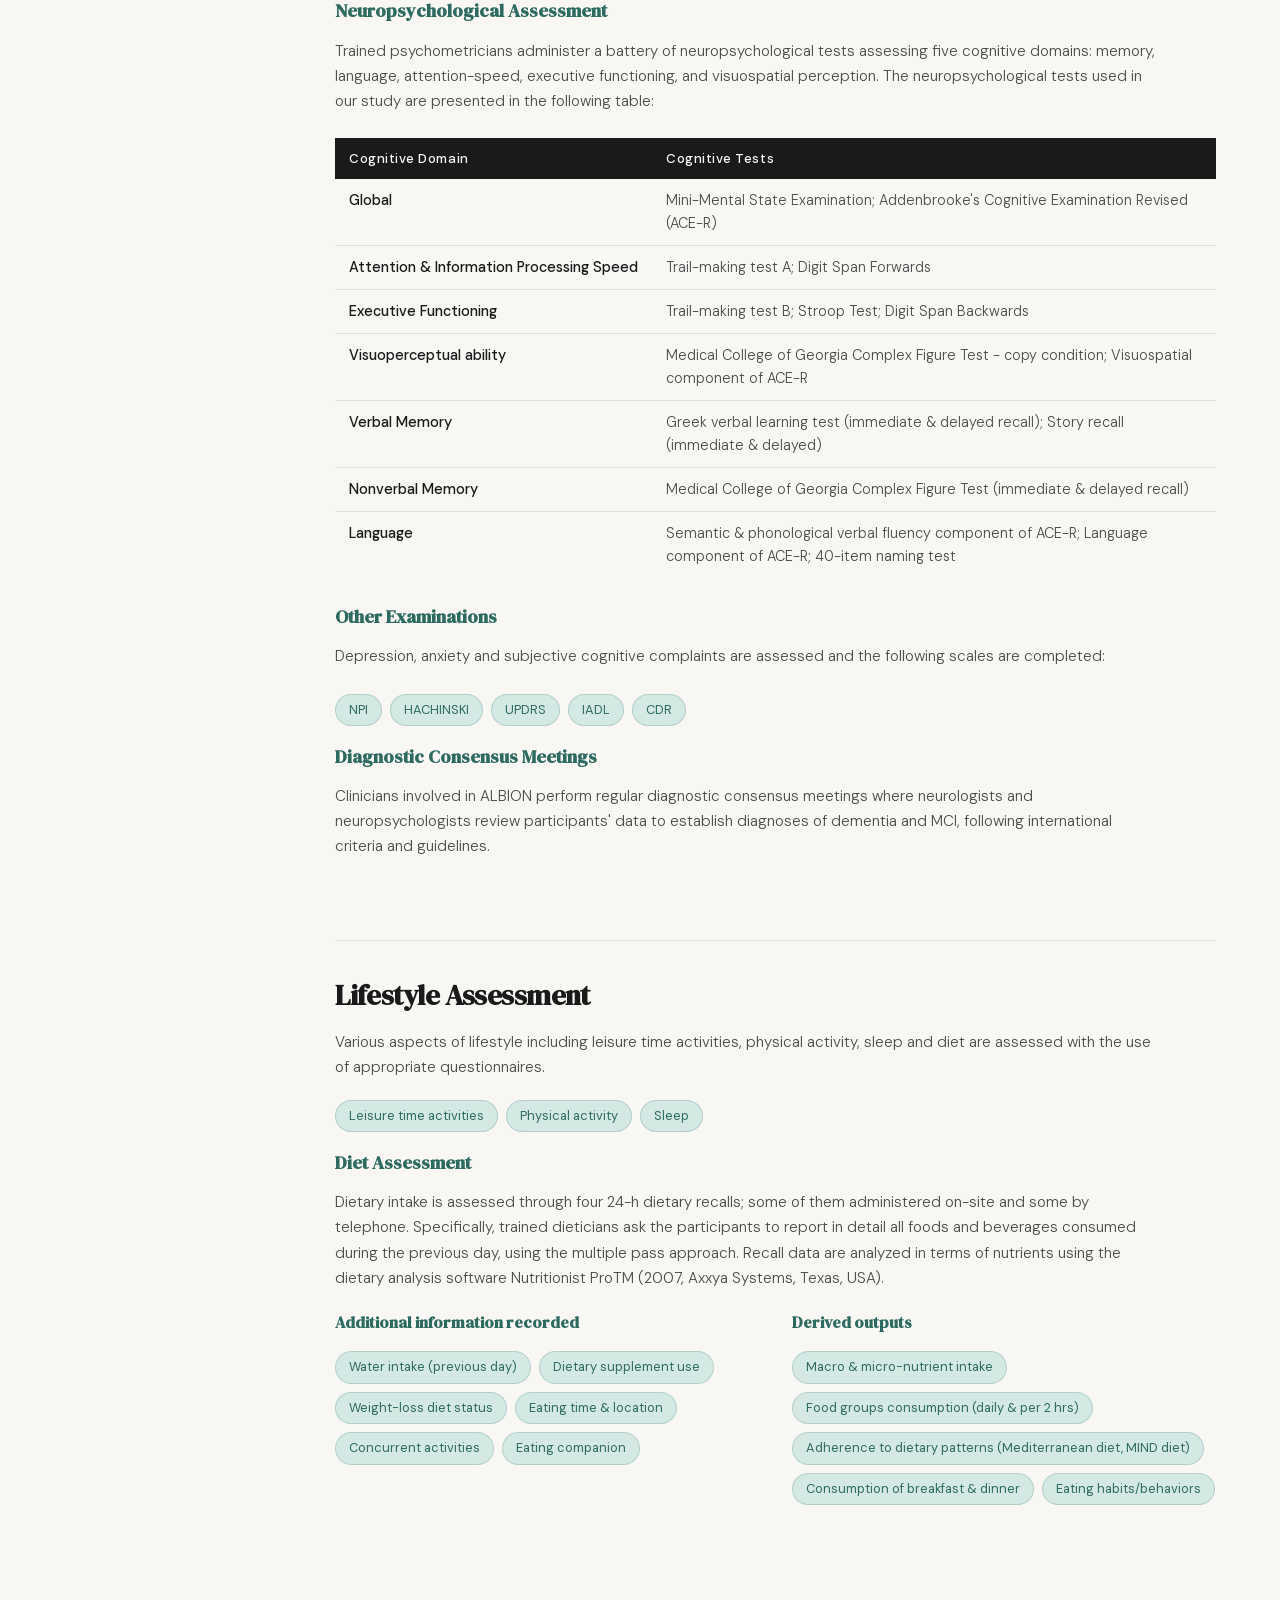
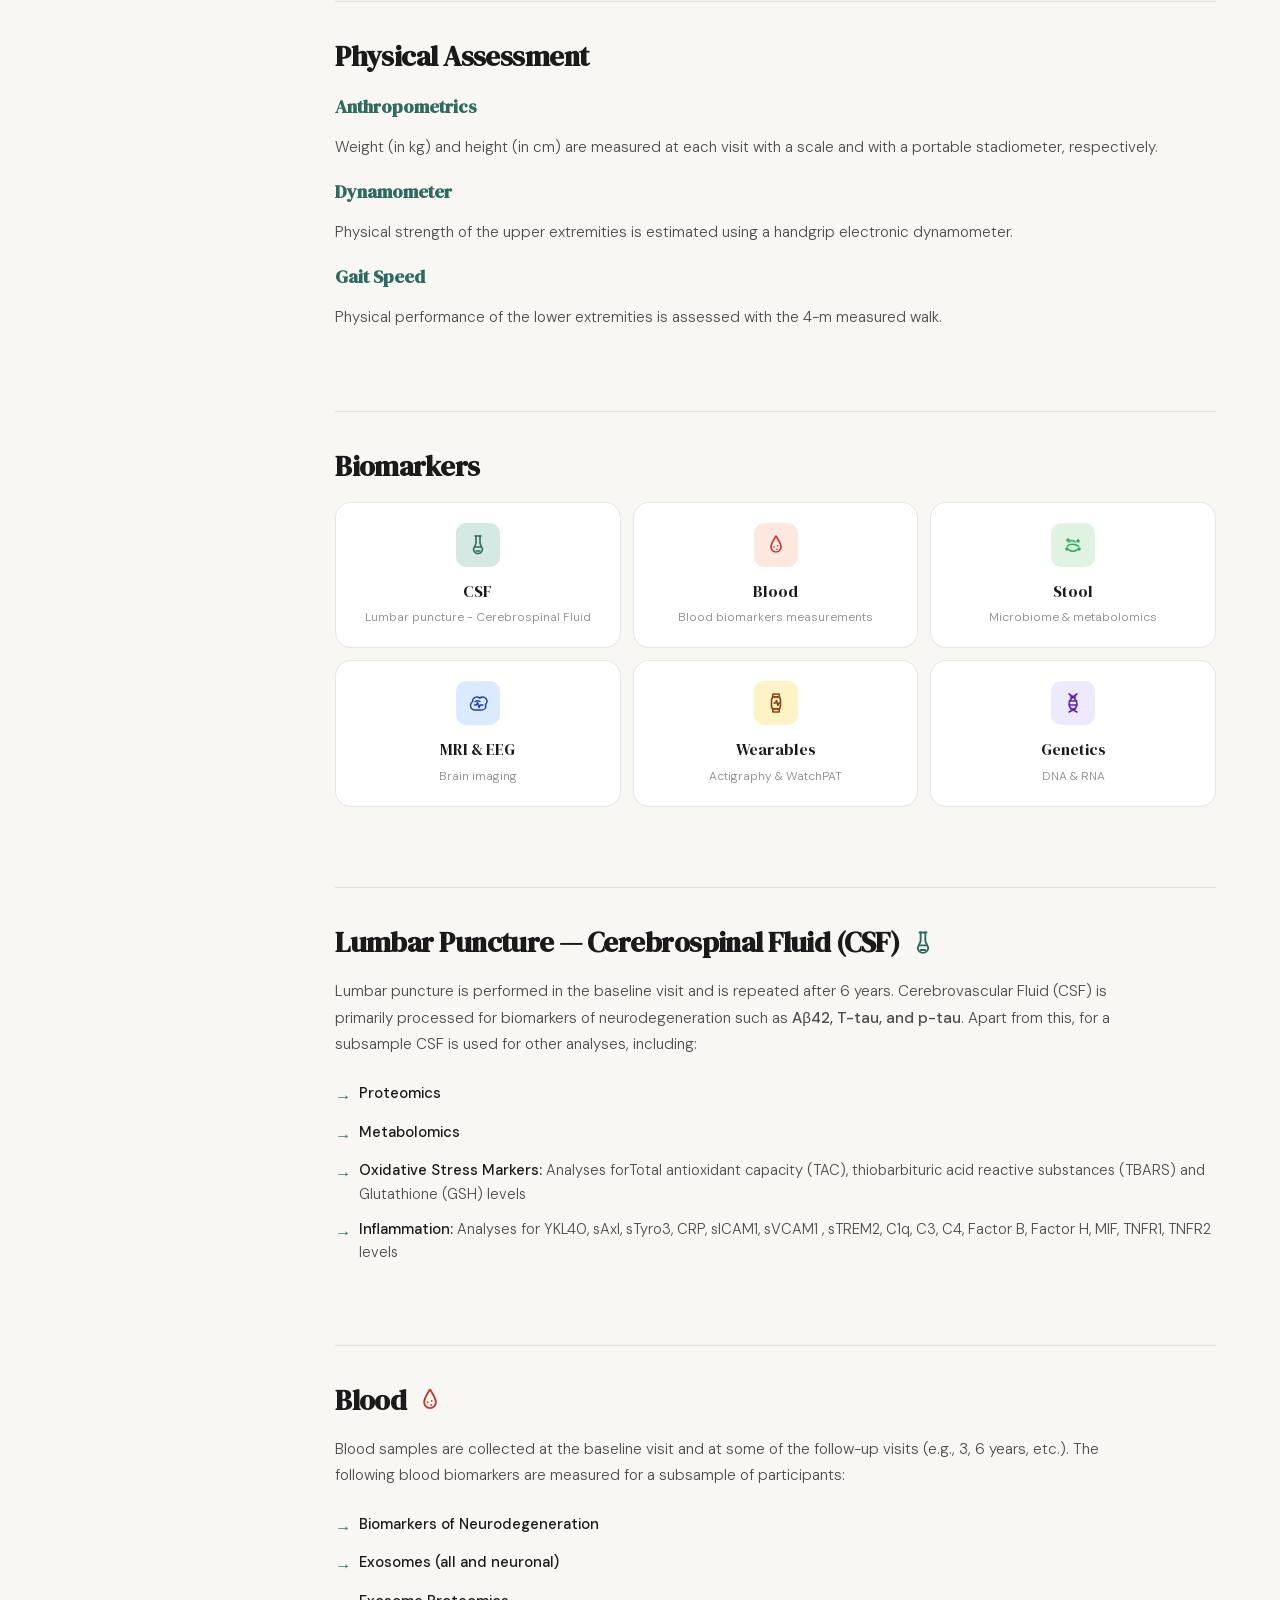
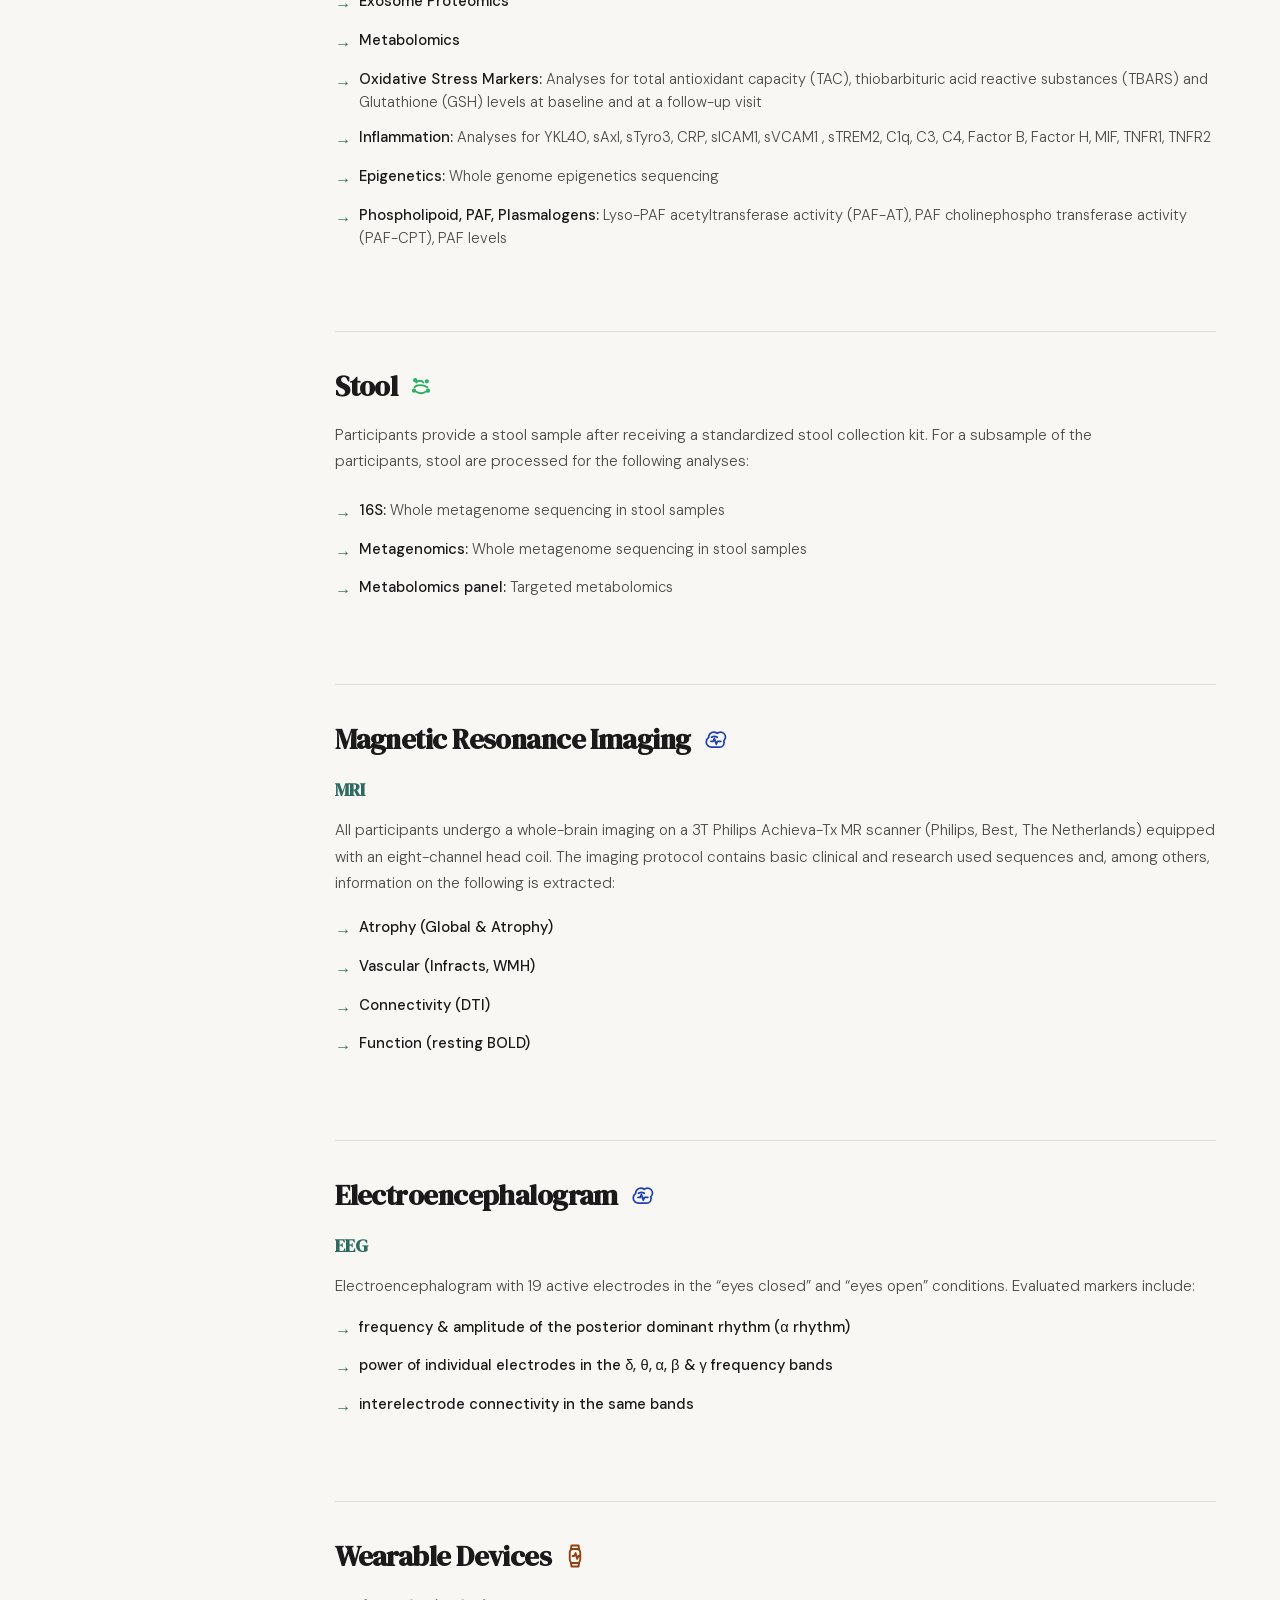
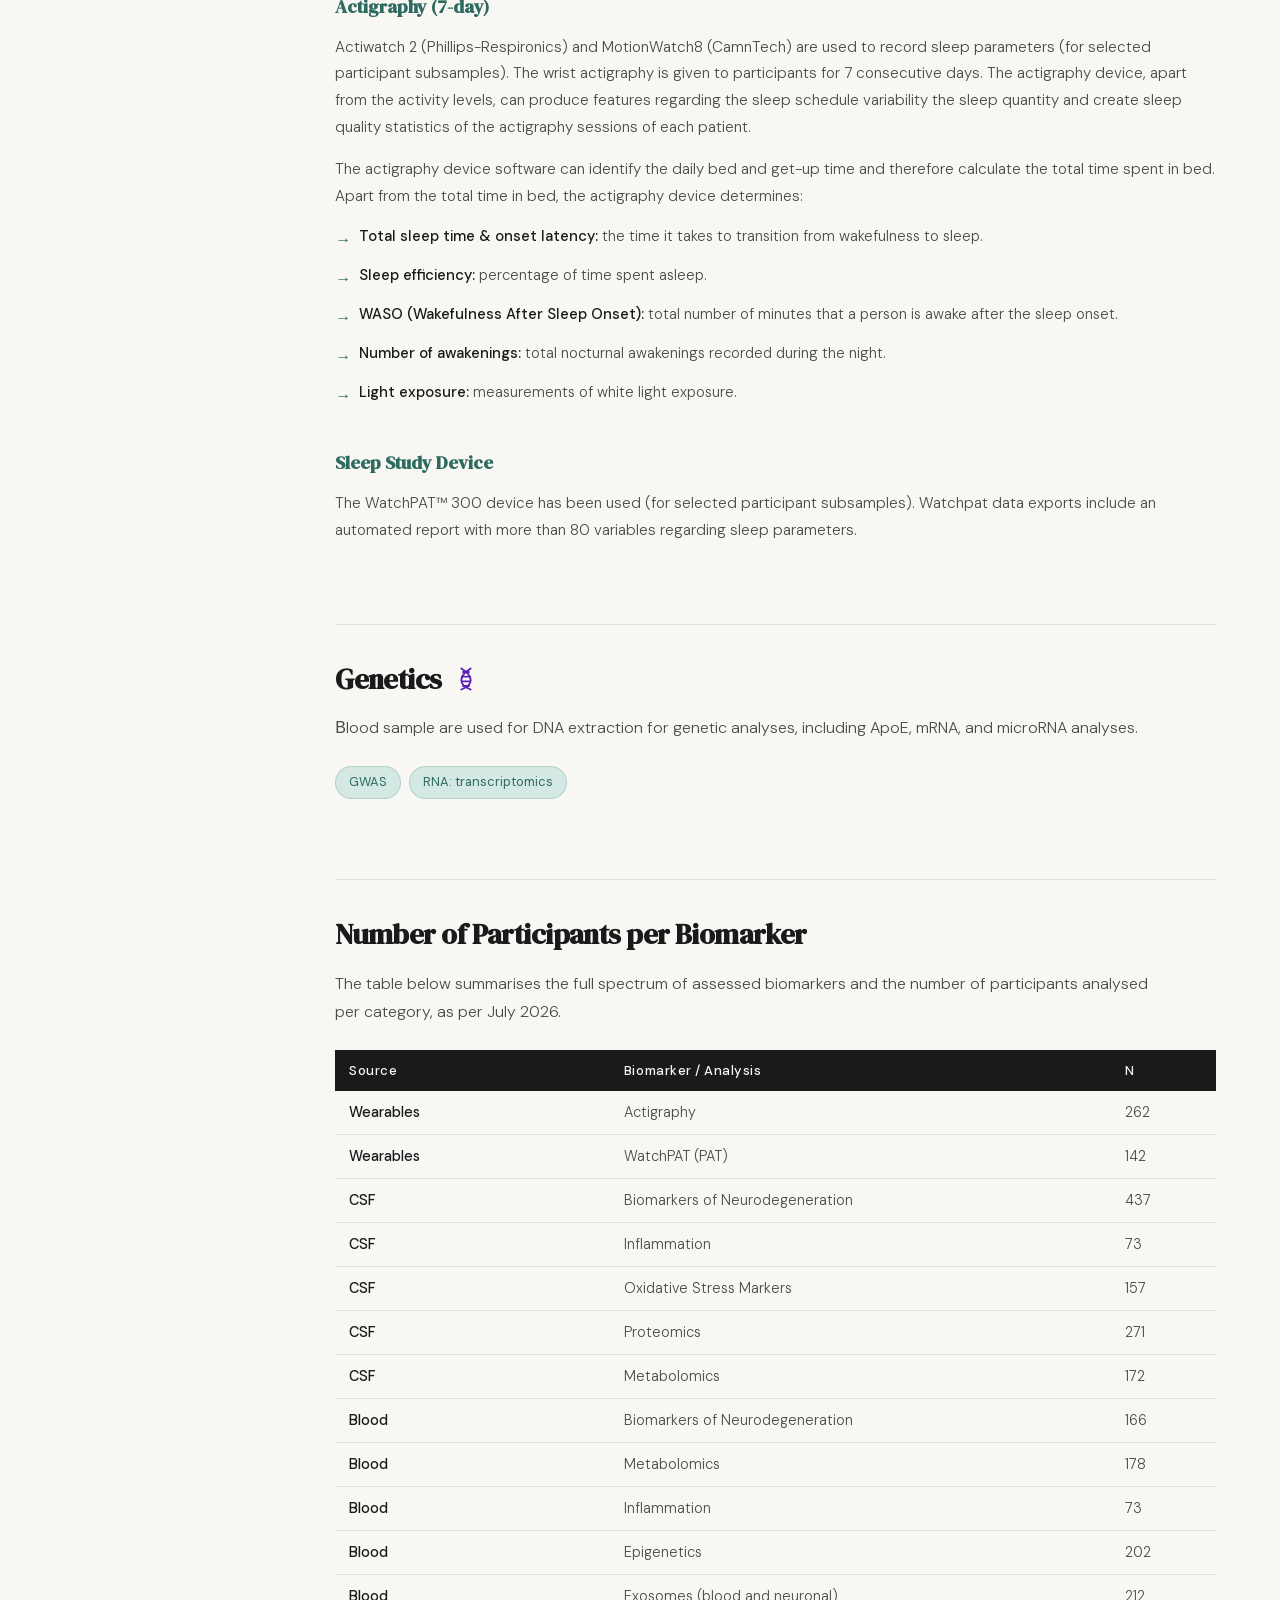
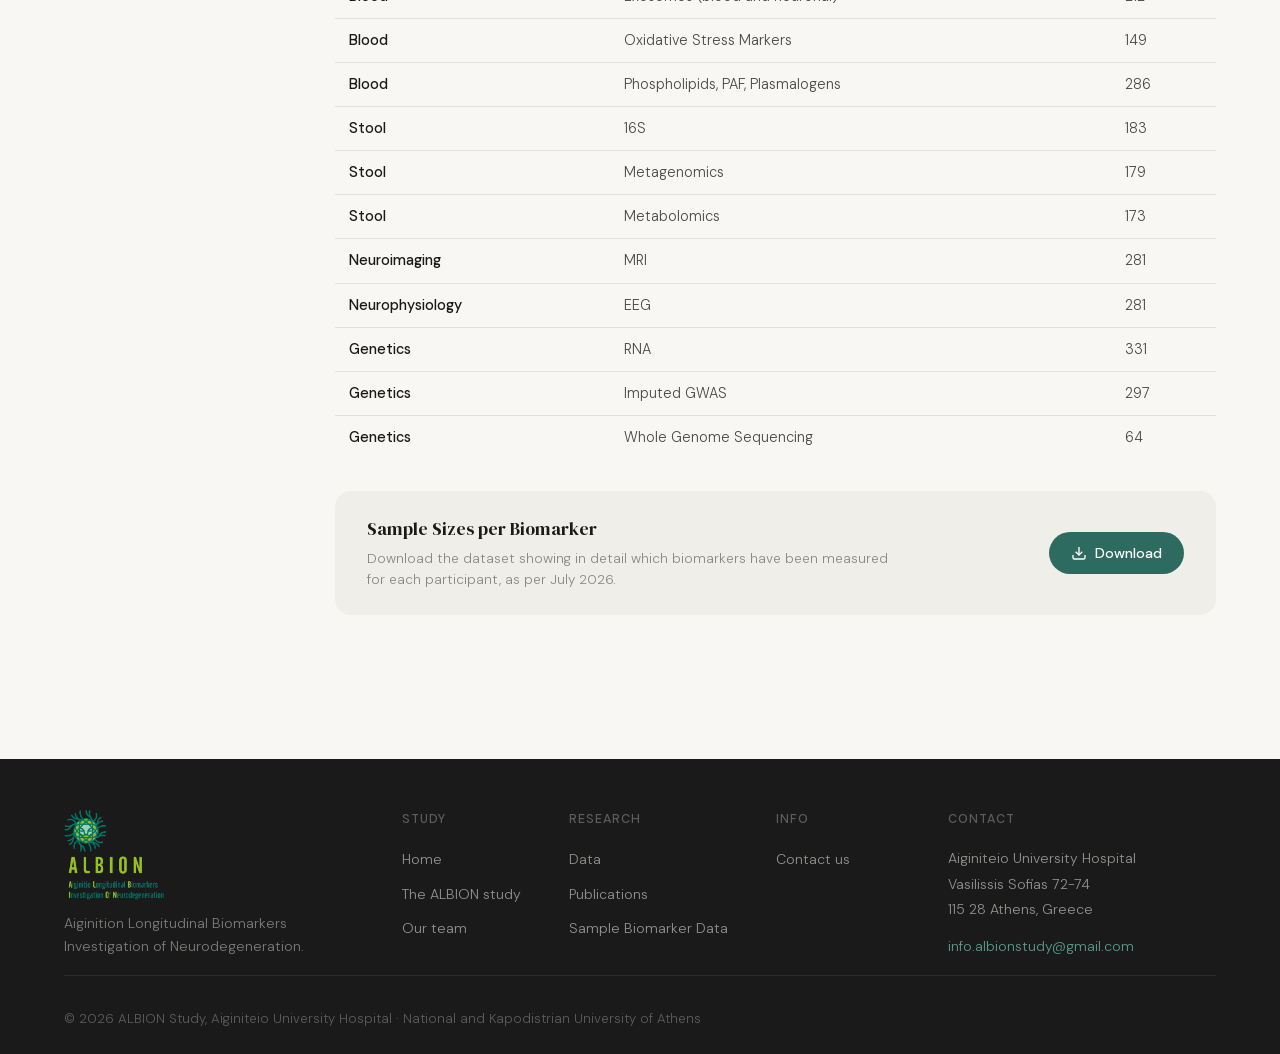
<file: data.html>
<!DOCTYPE html>
<html lang="en">
<head>
    <!-- Google tag (gtag.js) -->
    <script async src="https://www.googletagmanager.com/gtag/js?id=G-7PYHZVJ7TZ"></script>
    <script>
        window.dataLayer = window.dataLayer || [];
        function gtag(){dataLayer.push(arguments);}
        gtag('js', new Date());

        gtag('config', 'G-7PYHZVJ7TZ');
    </script>
  <meta charset="UTF-8"/>
  <meta name="viewport" content="width=device-width, initial-scale=1.0"/>
  <title>Data — ALBION Study</title>
  <link rel="stylesheet" href="style.css"/>
  <style>
    .data-body { max-width: var(--max); margin: 0 auto; padding: 5vw; }

    /* sidebar nav */
    .data-layout { display: grid; grid-template-columns: 220px 1fr; gap: 4vw; align-items: start; }
    .sticky-nav { position: sticky; top: 80px; }
    .side-nav { list-style: none; display: flex; flex-direction: column; gap: 4px; }
    .side-nav a { display: block; padding: 8px 14px; border-radius: 8px; color: var(--ink-2); font-size: 0.88rem; text-decoration: none; font-weight: 400; transition: background .15s, color .15s; }
    .side-nav a:hover, .side-nav a.active { background: var(--accent-light); color: var(--accent); font-weight: 500; }
    .side-nav-label { font-size: 0.72rem; letter-spacing: .08em; text-transform: uppercase; color: var(--ink-3); font-weight: 500; padding: 0 14px; margin-top: 1rem; margin-bottom: 4px; }

    /* sections */
    .data-section { margin-bottom: 5rem; scroll-margin-top: 90px; }
    .data-section h2 { font-family: 'DM Serif Display', serif; font-size: clamp(1.6rem, 2.2vw, 2.2rem); color: var(--ink); letter-spacing: -0.02em; margin-bottom: 0.8rem; }
    .data-section > p { color: var(--ink-2); font-size: 1rem; font-weight: 300; line-height: 1.75; max-width: 75ch; margin-bottom: 1.5rem; }

    /* info box */
    .info-box { background: var(--accent-light); border-radius: var(--radius-lg); padding: 1.5rem 2rem; margin-bottom: 1.5rem; max-width: 100%; }
    .info-box p { color: var(--accent); font-size: 0.92rem; font-weight: 400; line-height: 1.65; }
    .info-box strong { font-weight: 600; }

    /* two-col content */
    .content-2col { display: grid; grid-template-columns: 1fr 1fr; gap: 2rem; margin-bottom: 2rem; }

    /* specimen cards */
    .specimen-cards { display: grid; grid-template-columns: repeat(3,1fr); gap: 1.2rem; margin-bottom: 2rem; }
    .specimen-card { background: white; border: 1px solid var(--line); border-radius: var(--radius-lg); padding: 1.5rem; }
    .specimen-card h4 { font-family: 'DM Serif Display', serif; font-size: 1.1rem; color: var(--accent); margin-bottom: 0.8rem; }
    .specimen-card ul { list-style: none; display: flex; flex-direction: column; gap: 0.4rem; }
    .specimen-card li { font-size: 0.88rem; color: var(--ink-2); font-weight: 300; display: flex; align-items: center; gap: 8px; }
    .specimen-card li::before { content:''; width:5px; height:5px; border-radius:50%; background:var(--accent-mid); flex-shrink:0; }

    /* table */
    .data-table { width: 100%; border-collapse: collapse; font-size: 0.9rem; margin: 1.5rem 0; }
    .data-table th { background: var(--ink); color: var(--paper); padding: 10px 14px; text-align: left; font-weight: 500; font-size: 0.82rem; letter-spacing: 0.04em; }
    .data-table td { padding: 10px 14px; border-bottom: 1px solid var(--line); color: var(--ink-2); font-weight: 300; vertical-align: top; }
    .data-table tr:last-child td { border-bottom: none; }
    .data-table tr:hover td { background: var(--paper-2); }
    .data-table td:first-child { color: var(--ink); font-weight: 500; white-space: nowrap; }

    /* tag list */
    .tag-list { display: flex; flex-wrap: wrap; gap: 8px; margin: 1rem 0; }
    .tag-item { background: var(--paper-2); border: 1px solid var(--line); color: var(--ink-2); font-size: 0.8rem; font-weight: 400; padding: 5px 13px; border-radius: 100px; }
    .tag-item.accent { background: var(--accent-light); color: var(--accent); border-color: rgba(45,106,95,.2); }

    /* highlight strip */
    .highlight-strip { background: var(--ink); color: var(--paper); border-radius: var(--radius-lg); padding: 2rem 2.5rem; margin: 2rem 0; display: flex; gap: 3rem; flex-wrap: wrap; }
    .hs-item { flex: 1; min-width: 140px; }
    .hs-num { font-family: 'DM Serif Display', serif; font-size: 2rem; color: var(--accent-mid); display: block; }
    .hs-label { font-size: 0.85rem; color: rgba(248,247,244,.55); font-weight: 300; }

    @media(max-width:1000px){ .data-layout{grid-template-columns:1fr} .sticky-nav{display:none} }
    @media(max-width:700px){ .specimen-cards{grid-template-columns:1fr 1fr} .content-2col{grid-template-columns:1fr} }
    @media(max-width:480px){ .specimen-cards{grid-template-columns:1fr} }
  </style>
</head>
<body>

<div id="site-nav"></div>

<div class="page-hero">
  <div class="page-hero-inner">
    <div class="tag">Multidimensional Dataset</div>
    <h1>Data</h1>
    <p>Details on what we measure, and how we collect, process, and store our multidimensional dataset.</p>
  </div>
</div>

<div class="data-body">
  <div class="data-layout">

    <!-- SIDEBAR NAV -->
    <div class="sticky-nav">
      <p class="side-nav-label">Jump to</p>
      <ul class="side-nav">
<!--        <li><a href="#participants">Participants</a></li>-->
        <li><a href="#protocol">Assessments per Visit</a></li>
        <li><a href="#clinical">Clinical Assessment</a></li>
        <li><a href="#lifecycle-factors">Lifestyle Assessment</a></li>
<!--        <li><a href="#diet">Diet Assessment</a></li>-->
        <li><a href="#other-measurements">Physical Assessment</a></li>
        <li><a href="#biomarkers">Biomarkers</a></li>
        <li style="padding-left:12px;"><a href="#csf" style="font-size:0.82rem;">↳ Cerebrovascular Fluid analyses</a></li>
        <li style="padding-left:12px;"><a href="#blood" style="font-size:0.82rem;">↳ Blood</a></li>
        <li style="padding-left:12px;"><a href="#stool" style="font-size:0.82rem;">↳ Stool</a></li>
        <li style="padding-left:12px;"><a href="#imaging" style="font-size:0.82rem;">↳ Magnetic Resonance Imaging</a></li>
          <li style="padding-left:12px;"><a href="#electroencephalogram" style="font-size:0.82rem;">↳ Electroencephalogram</a></li>
        <li style="padding-left:12px;"><a href="#lifestyle" style="font-size:0.82rem;">↳ Wearables</a></li>
        <li style="padding-left:12px;"><a href="#genetics" style="font-size:0.82rem;">↳ Genetics</a></li>
        <li><a href="#biomarker-ns">Sample Sizes</a></li>
<!--        <li style="padding-left:12px;"><a href="#biomarker-ns" style="font-size:0.82rem;">↳ Sample Sizes</a></li>-->
      </ul>
    </div>

    <!-- MAIN CONTENT -->
    <main>

<!--      &lt;!&ndash; PARTICIPANTS &ndash;&gt;-->
<!--      <div class="data-section" id="participants">-->
<!--&lt;!&ndash;        <div class="section-label">Who we study</div>&ndash;&gt;-->
<!--        <h2>Participants</h2>-->
<!--        <p>The sample of the study consists of individuals aged 40 years or older who are either referred by other specialists or self-referred to the cognitive disorders outpatient clinic of a tertiary university hospital. These individuals may have subjective memory complaints or a positive family history, or they may be asymptomatic with a commitment to contributing to medical science.</p>-->

<!--&lt;!&ndash;        <div class="info-box" style="max-width:none;">&ndash;&gt;-->
<!--&lt;!&ndash;          <p><strong>Inclusion criteria:</strong> Only those considered to be cognitively normal or who have at most Mild Cognitive Impairment (MCI) based on established diagnostic criteria, are included for the purposes of this study. <mark>Participants with dementia at baseline are not included.</mark>&ndash;&gt;-->
<!--&lt;!&ndash;            Patients with a diagnosis of dementia are not enrolled, i.e., were excluded from this study, as are patients with neurological, psychiatric, or medical conditions associated with a high risk of cognitive impairment.&ndash;&gt;-->
<!--&lt;!&ndash;          </p>&ndash;&gt;-->
<!--&lt;!&ndash;        </div>&ndash;&gt;-->

<!--        <div class="info-box">-->
<!--          <p style="font-size:0.88rem; line-height:1.7;"><strong>Inclusion criteria:</strong> Only those considered to be cognitively normal or who have at most Mild Cognitive Impairment (MCI) based on established diagnostic criteria, are included for the purposes of this study.-->
<!--            Patients with a diagnosis of dementia are not enrolled, i.e., were excluded from this study, as are patients with neurological, psychiatric, or medical conditions associated with a high risk of cognitive impairment.</p>-->
<!--        </div>-->

<!--        <div class="highlight-strip">-->
<!--          <div class="hs-item"><span class="hs-num">382</span><span class="hs-label">Completed baseline (as of Jan 2026)</span></div>-->
<!--          <div class="hs-item"><span class="hs-num">~3 yrs</span><span class="hs-label">Mean follow-up duration</span></div>-->
<!--          <div class="hs-item"><span class="hs-num">Open</span><span class="hs-label">Continuously recruiting</span></div>-->
<!--          <div class="hs-item"><span class="hs-num">MCI max</span><span class="hs-label">Highest baseline diagnosis</span></div>-->
<!--        </div>-->

<!--        <h4 style="font-family:'DM Serif Display',serif; font-size:1.2rem; color:var(&#45;&#45;ink); margin-bottom:.8rem; margin-top:2rem;">Participants per follow-up year</h4>-->
<!--        <p style="color:var(&#45;&#45;ink-2); font-size:.95rem; font-weight:300; line-height:1.65; margin-bottom:1rem;">As of January 2026, 382 participants have completed their baseline assessment. The table below shows the number of participants at each follow-up year.</p>-->
<!--        <table class="data-table">-->
<!--          <thead><tr>-->
<!--            <th>Follow-up</th><th>0 yr (Baseline)</th><th>1 yr</th><th>2 yr</th><th>3 yr</th><th>4 yr</th><th>5 yr</th><th>6 yr</th><th>7 yr</th><th>8 yr</th>-->
<!--          </tr></thead>-->
<!--          <tbody><tr>-->
<!--            <td>N</td><td>184</td><td>39</td><td>53</td><td>34</td><td>26</td><td>18</td><td>18</td><td>8</td><td>2</td>-->
<!--          </tr></tbody>-->
<!--        </table>-->
<!--      </div>-->

<!--      <hr class="divider" style="margin-bottom:4rem;"/>-->

      <!-- PROTOCOL -->
      <div class="data-section" id="protocol">
<!--        <div class="section-label">Study design</div>-->
        <h2>Type of Assessments per Visit</h2>
        <p>ALBION is a longitudinal study with multiple follow-up visits, either after 1,5 or after 3 years, depending on the age and the diagnosis participants had at their previous visit.
            Click a visit on the timeline below to explore the assessments performed at each visit.
        </p>

        <style>
          .pt-wrap { margin-top: 2rem; }
          .pt-track-area { position: relative; height: 60px; margin: 0 20px; overflow: visible; }
          .pt-line { position: absolute; top: 50%; left: 0; right: 0; height: 3px; background: var(--line); transform: translateY(-50%); border-radius: 2px; }
          .pt-fill { position: absolute; top: 50%; left: 0; height: 3px; background: linear-gradient(90deg, var(--accent), var(--accent-mid)); transform: translateY(-50%); border-radius: 2px; transition: width .4s ease; width: 0%; }
          .pt-nodes { position: absolute; top: 0; left: 0; right: 0; bottom: 0; }
          .pt-node { position: absolute; top: 50%; transform: translate(-50%, -50%); cursor: pointer; }
          .pt-node-inner {
            width: 22px; height: 22px; border-radius: 50%;
            border: 2px solid var(--accent); background: white;
            display: flex; align-items: center; justify-content: center;
            transition: all .2s; font-size: 0; color: white; font-weight: 500;
          }
          .pt-node.big .pt-node-inner { width: 32px; height: 32px; background: var(--accent); }
          .pt-node.selected .pt-node-inner { box-shadow: 0 0 0 5px rgba(45,106,95,0.18); }
          .pt-node:hover .pt-node-inner { transform: scale(1.1); }
          .pt-node-label { position: absolute; top: calc(100% + 5px); left: 50%; transform: translateX(-50%); font-size: 0.72rem; color: var(--ink-3); white-space: nowrap; font-weight: 500; }

          .pt-card { margin-top: 2rem; border-radius: var(--radius-lg); border: 1px solid var(--line); background: white; overflow: hidden; animation: ptIn .22s ease; }
          @keyframes ptIn { from { opacity: 0; transform: translateY(8px); } to { opacity: 1; transform: translateY(0); } }
          .pt-card-top { padding: 1.1rem 1.5rem; border-bottom: 1px solid var(--line); display: flex; align-items: center; justify-content: space-between; gap: 1rem; flex-wrap: wrap; }
          .pt-card-top.full { background: rgba(45,106,95,0.05); border-left: 4px solid var(--accent); }
          .pt-card-top.sel  { background: rgba(90,158,143,0.05); border-left: 4px solid var(--accent-mid); }
          .pt-card-time { font-family: 'DM Serif Display', serif; font-size: 1.3rem; color: var(--ink); }
          .pt-badge { font-size: 0.72rem; font-weight: 500; padding: 4px 12px; border-radius: 100px; letter-spacing: 0.03em; }
          .pt-badge.all { background: var(--accent-light); color: var(--accent); }
          .pt-badge.sel { background: #e0f2ee; color: #2d7a6a; }
          .pt-card-body { padding: 1.3rem 1.5rem; display: grid; grid-template-columns: 1fr 1fr; gap: 2rem; }
          .pt-card-body.single { grid-template-columns: 1fr; }
          .pt-section-head { font-size: 0.7rem; font-weight: 500; color: var(--ink-3); text-transform: uppercase; letter-spacing: 0.08em; margin-bottom: 0.7rem; }
          .pt-list { list-style: none; padding: 0; margin: 0; display: flex; flex-direction: column; gap: 0.45rem; }
          .pt-list li { font-size: 0.9rem; color: var(--ink-2); font-weight: 300; display: flex; align-items: flex-start; gap: 8px; line-height: 1.45; }
          .pt-list li .dot { width: 5px; height: 5px; border-radius: 50%; background: var(--accent-mid); flex-shrink: 0; margin-top: 6px; }
          .pt-list li.note { color: var(--accent); font-style: italic; font-size: 0.85rem; }
          .pt-list li.note .dot { background: var(--accent-light); border: 1px solid var(--accent); }
          .pt-phone { margin-top: 0rem; padding: 0.7rem 1rem; border-radius: var(--radius); background: var(--paper-2); font-size: 0.85rem; color: var(--ink-3); font-style: italic; line-height: 1.5; }
          .pt-nav { display: flex; align-items: center; justify-content: space-between; margin-top: 1.2rem; }
          .pt-nav-btn { display: flex; align-items: center; gap: 6px; font-size: 0.85rem; font-weight: 500; color: var(--accent); background: none; border: 1px solid rgba(45,106,95,0.25); border-radius: 100px; padding: 7px 18px; cursor: pointer; font-family: inherit; transition: background .15s, border-color .15s; }
          .pt-nav-btn:hover { background: var(--accent-light); border-color: var(--accent); }
          .pt-nav-btn:disabled { opacity: 0.3; cursor: default; pointer-events: none; }
          .pt-step { font-size: 0.8rem; color: var(--ink-3); }
          @media(max-width:700px){ .pt-card-body { grid-template-columns: 1fr; } }
        </style>

        <div class="pt-wrap">
          <div class="pt-track-area">
            <div class="pt-line"></div>
            <div class="pt-fill" id="pt-fill"></div>
            <div class="pt-nodes" id="pt-nodes"></div>
          </div>
          <div id="pt-card"></div>
          <div class="pt-nav">
            <button class="pt-nav-btn" id="pt-prev" onclick="ptGo(-1)">&#8592; Previous</button>
            <span class="pt-step" id="pt-step"></span>
            <button class="pt-nav-btn" id="pt-next" onclick="ptGo(1)">Next &#8594;</button>
          </div>
        </div>

        <script>
          (function(){
            var visits = [
              { time:'0 years', label:'0 yr', type:'full', badge:'Baseline Assessment',
                forList: null,
                data: ['Neurological assessment','Neuropsychological assessment','Other Clinical Assessments: anxiety, depression, subjective cognitive complaints','Lifestyle assessments: sleep, leisure time activity, diet, physical activities','Anthropometrics','Objective Physical Measurements','Magnetic Resonance Imaging ','Electroencephalogram','Lumbar puncture','Blood sample','Stool sample','Actigraphy','Sleep Study Device'],
                note: null, phone: null },
              { time:'1.5 years', label:'1.5 yr', type:'sel', badge:'Selected participants',
                forList: ['Neurological assessment','Neuropsychological assessment'],
                data: [],
                note: null, phone: 'Performed for those with age above 70 years or MCI diagnosis at a previous assessment or at least a pathological ratio (ptau/A&#946;42 or tau/A&#946;42 ratio)' },
              { time:'3 years', label:'3 yr', type:'full', badge:'All participants',
                forList: null,
                data: ['Neurological assessment','Neuropsychological assessment','Other Clinical Assessments: anxiety, depression, subjective cognitive complaints','Lifestyle assessments: sleep, leisure time activities, diet, physical activities','Anthropometrics','Objective Physical Measurements','Electroencephalogram','Blood sample','Stool sample','Actigraphy'],
                note: null, phone: null },
                { time:'4.5 years', label:'4.5 yr', type:'sel', badge:'Selected participants',
                    forList: ['Neurological assessment','Neuropsychological assessment'],
                    data: [],
                    note: null, phone: 'Performed for those with age above 70 years or MCI diagnosis at a previous assessment or at least a pathological ratio (ptau/A&#946;42 or tau/A&#946;42 ratio)' },
                { time:'6 years', label:'6 yr', type:'full', badge:'All participants',
                    forList: null,
                    data: ['Neurological assessment','Neuropsychological assessment','Other Clinical Assessments: anxiety, depression, subjective cognitive complaints','Lifestyle assessments: sleep, leisure time activity, diet, physical activities','Anthropometrics','Objective Physical Measurements','Magnetic Resonance Imaging ','Electroencephalogram','Lumbar puncture','Blood sample','Stool sample','Actigraphy','Sleep Study Device'],
                    note: null, phone: null },
                { time:'7.5 years', label:'7.5 yr', type:'sel', badge:'Selected participants',
                    forList: ['Neurological assessment','Neuropsychological assessment'],
                    data: [],
                    note: null, phone: 'Performed for those with age above 70 years or MCI diagnosis at a previous assessment or at least a pathological ratio (ptau/A&#946;42 or tau/A&#946;42 ratio)' },
                { time:'9 years', label:'9 yr', type:'full', badge:'All participants',
                    forList: null,
                    data: ['Neurological assessment','Neuropsychological assessment','Other Clinical Assessments: anxiety, depression, subjective cognitive complaints','Lifestyle assessments: sleep, leisure time activities, diet, physical activities','Anthropometrics','Objective Physical Measurements','Electroencephalogram','Blood sample','Stool sample','Actigraphy'],
                    note: null, phone: null }
            ];
            var current = 0;

            function buildNodes() {
              var container = document.getElementById('pt-nodes');
              container.innerHTML = '';
              visits.forEach(function(v, i) {
                var pct = (i / (visits.length - 1)) * 100;
                var wrap = document.createElement('div');
                wrap.className = 'pt-node' + (v.type === 'full' ? ' big' : '');
                wrap.id = 'pt-nd-' + i;
                wrap.style.left = pct + '%';
                wrap.onclick = function(){ ptSet(i); };
                var inner = document.createElement('div');
                inner.className = 'pt-node-inner';
                var lbl = document.createElement('div');
                lbl.className = 'pt-node-label';
                lbl.textContent = v.label;
                wrap.appendChild(inner);
                wrap.appendChild(lbl);
                container.appendChild(wrap);
              });

              // Dashed line after last node
              var dash = document.createElement('div');
              dash.style.position = 'absolute';
              dash.style.top = '50%';
              dash.style.left = 'calc(100% + 8px)';
              dash.style.transform = 'translateY(-50%)';
              dash.style.width = '40px';
              dash.style.height = '3px';
              dash.style.borderTop = '3px dashed var(--accent-mid)';
              dash.style.opacity = '0.6';
              container.parentElement.appendChild(dash);
            }

            function renderCard(v) {
              var hasFor = v.forList && v.forList.length > 0;
              var forHTML = hasFor ? '<div><div class="pt-section-head"></div><ul class="pt-list">' +
                      v.forList.map(function(f){ return '<li><span class="dot"></span>' + f + '</li>'; }).join('') +
                      '</ul></div>' : '';
              var dataHTML = '<div><div class="pt-section-head"></div><ul class="pt-list">' +
                      v.data.map(function(d){ return '<li><span class="dot"></span>' + d + '</li>'; }).join('') +
                      (v.note ? '<li class="note"><span class="dot"></span>' + v.note + '</li>' : '') +
                      '</ul>' +
                      (v.phone ? '<div class="pt-phone">' + v.phone + '</div>' : '') +
                      '</div>';
              return '<div class="pt-card"><div class="pt-card-top ' + v.type + '">' +
                      '<div class="pt-card-time">' + v.time + '</div>' +
                      '<span class="pt-badge ' + (v.type==='full'?'all':'sel') + '">' + v.badge + '</span>' +
                      '</div><div class="pt-card-body' + (!hasFor?' single':'') + '">' +
                      forHTML + dataHTML + '</div></div>';
            }

            function ptSet(i) {
              current = i;
              document.getElementById('pt-card').innerHTML = renderCard(visits[i]);
              var pct = (i / (visits.length - 1)) * 100;
              document.getElementById('pt-fill').style.width = pct + '%';
              for (var j = 0; j < visits.length; j++) {
                var nd = document.getElementById('pt-nd-' + j);
                var cls = 'pt-node' + (visits[j].type==='full'?' big':'') + (j===i?' selected':'');
                nd.className = cls;
              }
              document.getElementById('pt-prev').disabled = i === 0;
              document.getElementById('pt-next').disabled = i === visits.length - 1;
              document.getElementById('pt-step').textContent = 'Visit ' + (i+1) + ' of ' + visits.length;
            }

            window.ptGo = function(dir) { ptSet(Math.max(0, Math.min(visits.length-1, current+dir))); };

            buildNodes();
            ptSet(0);
          })();
        </script>

      </div>


      <hr class="divider" style="margin-bottom:2rem;"/>

      <!-- CLINICAL DATA -->
      <div class="data-section" id="clinical">
<!--        <div class="section-label">Clinical data</div>-->
        <h2>Clinical Assessments</h2>
<!--        <p>Comprehensive, standardised assessments are performed at each visit by trained clinicians and neuropsychologists.</p>-->

        <h4 style="font-family:'DM Serif Display',serif; color:var(--accent); margin-bottom:.8rem; font-size:1.15rem;">Demographics</h4>
        <p style="color:var(--ink-2); font-size:.95rem; font-weight:300; line-height:1.65;">Age, sex, education (years), marital status, employment status, address, occupational history.</p>

        <h4 style="font-family:'DM Serif Display',serif; color:var(--accent); margin-bottom:.8rem; font-size:1.15rem;">Neurological Examination</h4>
        <p style="color:var(--ink-2); font-size:.95rem; font-weight:300; line-height:1.65;">Neurological history &amp; examination.</p>
<!--        <div class="tag-list" style="margin-top:.8rem;">-->
<!--          <span class="tag-item accent">NPI</span><span class="tag-item accent">HACHINSKI</span><span class="tag-item accent">UPDRS</span><span class="tag-item accent">IADL</span><span class="tag-item accent">CDR</span>-->
<!--        </div>-->

        <h4 style="font-family:'DM Serif Display',serif; color:var(--accent); margin-bottom:.8rem; font-size:1.15rem;">Neuropsychological Assessment</h4>
        <p style="color:var(--ink-2); font-size:.95rem; font-weight:300; line-height:1.65; margin-bottom:1.2rem;">Trained psychometricians administer a battery of neuropsychological tests assessing five cognitive domains: memory, language, attention-speed, executive functioning, and visuospatial perception. The neuropsychological tests used in our study are presented in the following table:</p>

        <table class="data-table">
          <thead><tr><th>Cognitive Domain</th><th>Cognitive Tests</th></tr></thead>
          <tbody>
          <tr><td>Global</td><td>Mini-Mental State Examination; Addenbrooke's Cognitive Examination Revised (ACE-R)</td></tr>
<!--          <tr><td>Intelligence / Pre-morbid level</td><td>Vocabulary</td></tr>-->
          <tr><td>Attention &amp; Information Processing Speed</td><td>Trail-making test A; Digit Span Forwards</td></tr>
          <tr><td>Executive Functioning</td><td>Trail-making test B; Stroop Test; Digit Span Backwards</td></tr>
          <tr><td>Visuoperceptual ability</td><td>Medical College of Georgia Complex Figure Test - copy condition; Visuospatial component of ACE-R</td></tr>
          <tr><td>Verbal Memory</td><td>Greek verbal learning test (immediate &amp; delayed recall); Story recall (immediate &amp; delayed)</td></tr>
          <tr><td>Nonverbal Memory</td><td>Medical College of Georgia Complex Figure Test  (immediate &amp; delayed recall)</td></tr>
          <tr><td>Language</td><td>Semantic &amp; phonological verbal fluency component of ACE-R; Language component of ACE-R; 40-item naming test</td></tr>
          </tbody>
        </table>

          <h4 style="font-family:'DM Serif Display',serif; color:var(--accent); margin-bottom:.8rem; font-size:1.15rem;">Other Examinations</h4>
          <p style="color:var(--ink-2); font-size:.95rem; font-weight:300; line-height:1.65;">Depression, anxiety and subjective cognitive complaints are assessed and the following scales are completed:</p>
                  <div class="tag-list" style="margin-top:.8rem;">
                    <span class="tag-item accent">NPI</span><span class="tag-item accent">HACHINSKI</span><span class="tag-item accent">UPDRS</span><span class="tag-item accent">IADL</span><span class="tag-item accent">CDR</span>
                  </div>

        <h4 style="font-family:'DM Serif Display',serif; color:var(--accent); margin-bottom:.8rem; font-size:1.15rem;">Diagnostic Consensus Meetings</h4>
        <p style="color:var(--ink-2); font-size:.95rem; font-weight:300; line-height:1.65;">Clinicians involved in ALBION perform regular diagnostic consensus meetings where neurologists and neuropsychologists review participants' data to establish diagnoses of dementia and MCI, following international criteria and guidelines.</p>
      </div>

        <hr class="divider" style="margin-bottom:2rem;"/>

        <!-- CLINICAL DATA -->
        <div class="data-section" id="lifecycle-factors">
<!--          <div class="section-label">Lifestyle Factors</div>-->
          <h2>Lifestyle Assessment</h2>
          <p style="color:var(--ink-2); font-size:.95rem; font-weight:300; line-height:1.65; margin-bottom:1.2rem;">Various aspects of lifestyle including leisure time activities, physical activity, sleep and diet are assessed with the use of appropriate questionnaires.</p>
<!--          <div class="tag-list">-->
<!--            <span class="tag-item">Subjective cognitive complaints</span>-->
<!--            <span class="tag-item">Depression</span>-->
<!--            <span class="tag-item">Anxiety</span>-->
<!--            <span class="tag-item">Leisure time activities</span>-->
<!--            <span class="tag-item">Physical activity</span>-->
<!--            <span class="tag-item">Sleep</span>-->
<!--          </div>-->

            <div class="tag-list" style="margin-top:.8rem;">
<!--                <span class="tag-item accent">Subjective cognitive complaints</span><span class="tag-item accent">Depression</span><span class="tag-item accent">Anxiety</span>-->
                <span class="tag-item accent">Leisure time activities</span><span class="tag-item accent">Physical activity</span>
                <span class="tag-item accent">Sleep</span>
            </div>

<!--            <p style="color:var(&#45;&#45;ink-2); font-size:0.9rem; font-weight:300; line-height:1.65; margin-top:0.8rem;">All assessed with the use of appropriate questionnaires.</p>-->
<!--        </div>-->

<!--      <hr class="divider" style="margin-bottom:4rem;"/>-->

          <!-- DIET -->
<!--          <div class="data-section" id="diet">-->
<!--            <div class="section-label">Nutritional data</div>-->
<!--            <h2>Diet Assessment</h2>-->
              <h4 style="font-family:'DM Serif Display',serif; color:var(--accent); margin-bottom:.8rem; font-size:1.15rem;">Diet Assessment</h4>
        <p style="color:var(--ink-2); font-size:.95rem; font-weight:300; line-height:1.65; margin-bottom:1.2rem;">Dietary intake is assessed through four 24-h dietary recalls; some of them administered on-site and some by telephone. Specifically, trained dieticians ask the participants to report in detail all foods and beverages consumed during the previous day, using the multiple pass approach. Recall data are analyzed in terms of nutrients using the dietary analysis software Nutritionist ProTM (2007, Axxya Systems, Texas, USA).</p>

            <div class="content-2col">
              <div>
                <h4 style="font-family:'DM Serif Display',serif; color:var(--accent); margin-bottom:.8rem;">Additional information recorded</h4>
                <div class="tag-list">
                  <span class="tag-item accent">Water intake (previous day)</span>
                  <span class="tag-item accent">Dietary supplement use</span>
                  <span class="tag-item accent">Weight-loss diet status</span>
                  <span class="tag-item accent">Eating time &amp; location</span>
                  <span class="tag-item accent">Concurrent activities</span>
                  <span class="tag-item accent">Eating companion</span>
                </div>
              </div>
              <div>
                <h4 style="font-family:'DM Serif Display',serif; color:var(--accent); margin-bottom:.8rem;">Derived outputs</h4>
                <div class="tag-list">
                  <span class="tag-item accent">Macro &amp; micro-nutrient intake</span>
                  <span class="tag-item accent">Food groups consumption (daily &amp; per 2 hrs)</span>
                  <span class="tag-item accent">Adherence to dietary patterns (Mediterranean diet, MIND diet)</span>
                  <span class="tag-item accent">Consumption of breakfast &amp; dinner</span>
                  <span class="tag-item accent">Eating habits/behaviors</span>
                </div>
              </div>
            </div>
        </div>
<!--            <p style="color:var(&#45;&#45;ink-2); font-size:.9rem; font-weight:300; line-height:1.65; margin-top:1rem;">Food groups assessed include: dairy products, cereals, fruits, vegetables, meat, fish, legumes, added fats, alcoholic beverages, stimulants, and sweets.</p>-->
<!--            <p style="color:var(&#45;&#45;ink-2); font-size:.9rem; font-weight:300; line-height:1.65; margin-top:1rem;">Eating habits/behaviors assessed include: fermented foods, ultra-processed foods, dietary variety, variety of vegetables and fruits</p>-->
<!--          </div>-->
          <hr class="divider" style="margin-bottom:2rem;"/>

          <!-- PHYSICAL MEASUREMENTS -->
          <div class="data-section" id="other-measurements">
<!--            <div class="section-label">Physical measurements</div>-->
            <h2>Physical Assessment</h2>
<!--            <p style="color:var(&#45;&#45;ink-2); font-size:.95rem; font-weight:300; line-height:1.75; margin-bottom:2rem;">At each visit, participants undergo a series of standardised physical measurements assessing both anthropometric characteristics and functional performance of the upper and lower extremities.</p>-->
            <div style="display:flex; flex-direction:column; gap:1rem;">
              <div>
                <h4 style="font-family:'DM Serif Display',serif; color:var(--accent); margin-bottom:.8rem; font-size:1.15rem;">Anthropometrics</h4>
                <p style="color:var(--ink-2); font-size:.95rem; font-weight:300; line-height:1.75;">Weight (in kg) and height (in cm) are measured at each visit with a scale and with a portable stadiometer, respectively.</p>
              </div>
              <div>
                <h4 style="font-family:'DM Serif Display',serif; color:var(--accent); margin-bottom:.8rem; font-size:1.15rem;">Dynamometer</h4>
                <p style="color:var(--ink-2); font-size:.95rem; font-weight:300; line-height:1.75;">Physical strength of the upper extremities is estimated using a handgrip electronic dynamometer.</p>
              </div>
              <div>
                <h4 style="font-family:'DM Serif Display',serif; color:var(--accent); margin-bottom:.8rem; font-size:1.15rem;">Gait Speed</h4>
                <p style="color:var(--ink-2); font-size:.95rem; font-weight:300; line-height:1.75;">Physical performance of the lower extremities is assessed with the 4-m measured walk.</p>
              </div>
            </div>
          </div>

          <hr class="divider" style="margin-bottom:2rem;"/>

      <!-- BIOMARKERS -->
      <div class="data-section" id="biomarkers">
<!--        <div class="section-label">Molecular data</div>-->
        <h2>Biomarkers</h2>
<!--        <p>Biomarkers constitute a central component of the present study, providing objective and quantifiable indicators of underlying biological processes related to neurodegeneration, inflammation, oxidative stress, metabolic function, and genetic regulation.</p>-->


        <div style="display:grid; grid-template-columns:repeat(3,1fr); gap:12px; margin-bottom:3rem;">

          <a href="#csf" style="text-decoration:none;">
            <div style="background:white; border:1px solid var(--line); border-radius:var(--radius-lg); padding:1.25rem 1rem; text-align:center; transition:background .2s, box-shadow .2s;" onmouseover="this.style.background='var(--paper-2)';this.style.boxShadow='0 4px 16px rgba(0,0,0,.06)'" onmouseout="this.style.background='white';this.style.boxShadow=''">
              <div style="width:44px;height:44px;background:#d4e8e4;border-radius:10px;display:flex;align-items:center;justify-content:center;margin:0 auto 12px;">
                <svg width="24" height="24" viewBox="0 0 24 24" fill="none" stroke="#2d6a5f" stroke-width="1.6" stroke-linecap="round" stroke-linejoin="round">
                  <path d="M9 3h6"/>
                  <path d="M10 3v7.5L7.5 16a4.5 4.5 0 0 0 9 0L14 10.5V3"/>
                  <path d="M9 14h6"/>
                  <path d="M10 18h4"/>
              </svg>
              </div>
              <div style="font-family:'DM Serif Display',serif;font-size:1rem;color:var(--ink);margin-bottom:4px;">CSF</div>
              <div style="font-size:.75rem;color:var(--ink-3);font-weight:300;">Lumbar puncture -  Cerebrospinal Fluid</div>
            </div>
          </a>

          <a href="#blood" style="text-decoration:none;">
            <div style="background:white; border:1px solid var(--line); border-radius:var(--radius-lg); padding:1.25rem 1rem; text-align:center; transition:background .2s, box-shadow .2s;" onmouseover="this.style.background='var(--paper-2)';this.style.boxShadow='0 4px 16px rgba(0,0,0,.06)'" onmouseout="this.style.background='white';this.style.boxShadow=''">
              <div style="width:44px;height:44px;background:#fde8e0;border-radius:10px;display:flex;align-items:center;justify-content:center;margin:0 auto 12px;">
                  <svg width="24" height="24" viewBox="0 0 24 24" fill="none" stroke="#c0392b" stroke-width="1.6" stroke-linecap="round" stroke-linejoin="round">
                      <path d="M12 3C9.5 7.2 7 10.4 7 14a5 5 0 0 0 10 0c0-3.6-2.5-6.8-5-11Z"/>
                      <circle cx="10" cy="14" r="0.8" fill="#c0392b" stroke="none"/>
                      <circle cx="13.5" cy="12.8" r="0.8" fill="#c0392b" stroke="none"/>
                      <circle cx="13" cy="16.2" r="0.8" fill="#c0392b" stroke="none"/>
                  </svg>
              </div>
              <div style="font-family:'DM Serif Display',serif;font-size:1rem;color:var(--ink);margin-bottom:4px;">Blood</div>
              <div style="font-size:.75rem;color:var(--ink-3);font-weight:300;">Blood biomarkers measurements</div>
            </div>
          </a>

          <a href="#stool" style="text-decoration:none;">
            <div style="background:white; border:1px solid var(--line); border-radius:var(--radius-lg); padding:1.25rem 1rem; text-align:center; transition:background .2s, box-shadow .2s;" onmouseover="this.style.background='var(--paper-2)';this.style.boxShadow='0 4px 16px rgba(0,0,0,.06)'" onmouseout="this.style.background='white';this.style.boxShadow=''">
              <div style="width:44px;height:44px;background:#e0f2e0;border-radius:10px;display:flex;align-items:center;justify-content:center;margin:0 auto 12px;">
                  <svg width="24" height="24" viewBox="0 0 24 24" fill="none" stroke="#27ae60" stroke-width="1.6" stroke-linecap="round" stroke-linejoin="round">
                      <path d="M8 9c1.5-2 4.5-2 6 0"/>
                      <path d="M6.5 13c1.8-2.4 7.2-2.4 11 0"/>
                      <path d="M8 17c2.4 1.5 5.6 1.5 8 0"/>
                      <circle cx="7" cy="7" r="1"/>
                      <circle cx="17" cy="8" r="1"/>
                      <circle cx="18" cy="16" r="1"/>
                      <circle cx="6" cy="16" r="1"/>
                  </svg>
              </div>
              <div style="font-family:'DM Serif Display',serif;font-size:1rem;color:var(--ink);margin-bottom:4px;">Stool</div>
              <div style="font-size:.75rem;color:var(--ink-3);font-weight:300;">Microbiome &amp; metabolomics</div>
            </div>
          </a>

          <a href="#imaging" style="text-decoration:none;">
            <div style="background:white; border:1px solid var(--line); border-radius:var(--radius-lg); padding:1.25rem 1rem; text-align:center; transition:background .2s, box-shadow .2s;" onmouseover="this.style.background='var(--paper-2)';this.style.boxShadow='0 4px 16px rgba(0,0,0,.06)'" onmouseout="this.style.background='white';this.style.boxShadow=''">
              <div style="width:44px;height:44px;background:#dbeafe;border-radius:10px;display:flex;align-items:center;justify-content:center;margin:0 auto 12px;">
                  <svg width="24" height="24" viewBox="0 0 24 24" fill="none" stroke="#1e40af" stroke-width="1.5" stroke-linecap="round" stroke-linejoin="round">
                      <path d="M9 19c-2.5 0-4.5-2-4.5-4.5 0-1.6.8-3 2-3.8C6.4 7.9 8.6 6 11 6c1.1 0 2.1.4 2.9 1.1C14.6 6.4 15.6 6 16.7 6 19 6 21 8 21 10.3c0 1.3-.6 2.5-1.5 3.3.2.4.3.8.3 1.3 0 2.3-1.9 4.1-4.2 4.1H9Z"/>
                      <path d="M9 10.5c1.5-1 3.5-1 5 0"/>
                      <path d="M8.5 14h2l1-2.5 1.6 5 1-2.5H17"/>
                  </svg>
              </div>
              <div style="font-family:'DM Serif Display',serif;font-size:1rem;color:var(--ink);margin-bottom:4px;">MRI &amp; EEG</div>
              <div style="font-size:.75rem;color:var(--ink-3);font-weight:300;">Brain imaging</div>
            </div>
          </a>

          <a href="#lifestyle" style="text-decoration:none;">
            <div style="background:white; border:1px solid var(--line); border-radius:var(--radius-lg); padding:1.25rem 1rem; text-align:center; transition:background .2s, box-shadow .2s;" onmouseover="this.style.background='var(--paper-2)';this.style.boxShadow='0 4px 16px rgba(0,0,0,.06)'" onmouseout="this.style.background='white';this.style.boxShadow=''">
              <div style="width:44px;height:44px;background:#fef3c7;border-radius:10px;display:flex;align-items:center;justify-content:center;margin:0 auto 12px;">
                  <svg width="24" height="24" viewBox="0 0 24 24" fill="none" stroke="#92400e" stroke-width="1.6" stroke-linecap="round" stroke-linejoin="round">
                      <path d="M9 3h6l.5 3h-7L9 3Z"/>
                      <rect x="7.5" y="6" width="9" height="12" rx="3"/>
                      <path d="M8.5 18h7l-.5 3H9l-.5-3Z"/>
                      <path d="M10 12h1.5l1-2.5 1.4 5 1-2.5H16"/>
                  </svg>
              </div>
              <div style="font-family:'DM Serif Display',serif;font-size:1rem;color:var(--ink);margin-bottom:4px;">Wearables</div>
              <div style="font-size:.75rem;color:var(--ink-3);font-weight:300;">Actigraphy &amp; WatchPAT</div>
            </div>
          </a>

          <a href="#genetics" style="text-decoration:none;">
            <div style="background:white; border:1px solid var(--line); border-radius:var(--radius-lg); padding:1.25rem 1rem; text-align:center; transition:background .2s, box-shadow .2s;" onmouseover="this.style.background='var(--paper-2)';this.style.boxShadow='0 4px 16px rgba(0,0,0,.06)'" onmouseout="this.style.background='white';this.style.boxShadow=''">
              <div style="width:44px;height:44px;background:#ede9fe;border-radius:10px;display:flex;align-items:center;justify-content:center;margin:0 auto 12px;">
                  <svg width="24" height="24" viewBox="0 0 24 24" fill="none" stroke="#5b21b6" stroke-width="1.6" stroke-linecap="round" stroke-linejoin="round">
                      <path d="M8 3c5 3 8 6 8 10s-3 6-8 8"/>
                      <path d="M16 3c-5 3-8 6-8 10s3 6 8 8"/>
                      <path d="M9.5 6h5"/>
                      <path d="M8.5 10h7"/>
                      <path d="M8.5 14h7"/>
                      <path d="M9.5 18h5"/>
                  </svg>
              </div>
              <div style="font-family:'DM Serif Display',serif;font-size:1rem;color:var(--ink);margin-bottom:4px;">Genetics</div>
              <div style="font-size:.75rem;color:var(--ink-3);font-weight:300;">DNA &amp; RNA</div>
            </div>
          </a>

        </div>
<!--        <div class="specimen-cards">-->
<!--          <div class="specimen-card">-->
<!--            <h4>Cerebrospinal Fluid (CSF)</h4>-->
<!--            <p style="color:var(&#45;&#45;ink-2); font-size:.88rem; font-weight:300; line-height:1.6; margin-bottom:1rem;">Lumbar puncture at baseline and repeated after 6 years. Primary biomarkers: Aβ42, T-tau, p-tau. Additional analyses (selected subsamples):</p>-->
<!--            <ul>-->
<!--              <li>Proteomics</li>-->
<!--              <li>Metabolomics</li>-->
<!--              <li>Oxidative stress markers (TAC, TBARS, GSH)</li>-->
<!--              <li>Inflammation panel (YKL40, sAxl, sTyro3, CRP, sICAM1, sVCAM1, sTREM2, C1q, C3, C4, Factor B, Factor H, MIF, TNFR1, TNFR2)</li>-->
<!--            </ul>-->
<!--          </div>-->
<!--          <div class="specimen-card">-->
<!--            <h4>Blood</h4>-->
<!--            <p style="color:var(&#45;&#45;ink-2); font-size:.88rem; font-weight:300; line-height:1.6; margin-bottom:1rem;">Collected at baseline and select follow-up visits (3, 6 years+). Analyses (selected subsamples):</p>-->
<!--            <ul>-->
<!--              <li>AD biomarkers (e.g. ptau217) and mixed omics</li>-->
<!--              <li>Exosome proteomics (all and neuronal)</li>-->
<!--              <li>Metabolomics</li>-->
<!--              <li>Oxidative stress markers (TAC, TBARS, GSH)</li>-->
<!--              <li>Inflammation panel</li>-->
<!--              <li>Epigenetics (whole genome sequencing)</li>-->
<!--              <li>Phospholipids, PAF, Plasmalogens</li>-->
<!--            </ul>-->
<!--          </div>-->
<!--          <div class="specimen-card">-->
<!--            <h4>Stool</h4>-->
<!--            <p style="color:var(&#45;&#45;ink-2); font-size:.88rem; font-weight:300; line-height:1.6; margin-bottom:1rem;">Standardised sterile collection kit. Analyses (selected subsamples):</p>-->
<!--            <ul>-->
<!--              <li>16S rRNA sequencing</li>-->
<!--              <li>Metagenomics (whole metagenome sequencing)</li>-->
<!--              <li>Targeted metabolomics panel</li>-->
<!--            </ul>-->
<!--          </div>-->
<!--        </div>-->



      </div>


          <hr class="divider" style="margin-bottom:2rem;"/>

          <!-- CSF -->
          <div class="data-section" id="csf">
<!--            <div class="section-label">Biological samples</div>-->
              <h2 style="display:flex; align-items:center; gap:10px;">
                  <span>Lumbar Puncture — Cerebrospinal Fluid (CSF)</span>

                  <svg width="28" height="28" viewBox="0 0 24 24" fill="none" stroke="#2d6a5f" stroke-width="1.6" stroke-linecap="round" stroke-linejoin="round" style="flex-shrink:0;">
                      <path d="M9 3h6"/>
                      <path d="M10 3v7.5L7.5 16a4.5 4.5 0 0 0 9 0L14 10.5V3"/>
                      <path d="M9 14h6"/>
                      <path d="M10 18h4"/>
                  </svg>
              </h2>

            <p style="color:var(--ink-2); font-size:.95rem; font-weight:300; line-height:1.75; margin-bottom:1.5rem;">Lumbar puncture is performed in the baseline visit and is repeated after 6 years. Cerebrovascular Fluid (CSF) is primarily processed for biomarkers of neurodegeneration such as
                <strong style="font-weight:500;">Aβ42, T-tau, and p-tau</strong>.
                Apart from this, for a subsample CSF is used for other analyses, including:</p>

            <ul style="list-style:none; display:flex; flex-direction:column; gap:.7rem;">
              <li style="display:flex; gap:8px; align-items:flex-start;">
                <span style="color:var(--accent); flex-shrink:0; margin-top:2px;">→</span>
                <span style="color:var(--ink-2); font-size:.92rem; font-weight:300; line-height:1.6;">
        <strong style="font-weight:500; color:var(--ink);">Proteomics</strong>
      </span>
              </li>
              <li style="display:flex; gap:8px; align-items:flex-start;">
                <span style="color:var(--accent); flex-shrink:0; margin-top:2px;">→</span>
                <span style="color:var(--ink-2); font-size:.92rem; font-weight:300; line-height:1.6;">
        <strong style="font-weight:500; color:var(--ink);">Metabolomics</strong>
      </span>
              </li>
              <li style="display:flex; gap:8px; align-items:flex-start;">
                <span style="color:var(--accent); flex-shrink:0; margin-top:2px;">→</span>
                <span style="color:var(--ink-2); font-size:.92rem; font-weight:300; line-height:1.6;">
        <strong style="font-weight:500; color:var(--ink);">Oxidative Stress Markers:</strong> Analyses forTotal antioxidant capacity (TAC), thiobarbituric acid reactive substances (TBARS) and  Glutathione (GSH) levels
      </span>
              </li>
              <li style="display:flex; gap:8px; align-items:flex-start;">
                <span style="color:var(--accent); flex-shrink:0; margin-top:2px;">→</span>
                <span style="color:var(--ink-2); font-size:.92rem; font-weight:300; line-height:1.6;">
        <strong style="font-weight:500; color:var(--ink);">Inflammation:</strong> Analyses for YKL40, sAxl, sTyro3, CRP, sICAM1, sVCAM1 , sTREM2, C1q, C3, C4, Factor B, Factor H, MIF, TNFR1, TNFR2 levels
      </span>
              </li>
            </ul>
          </div>


      <hr class="divider" style="margin-bottom:2rem;"/>

          <!-- BLOOD -->
          <div class="data-section" id="blood">
<!--            <div class="section-label">Biological samples</div>-->
              <h2 style="display:flex; align-items:center; gap:10px;">
                  <span>Blood</span>
                  <svg width="28" height="28" viewBox="0 0 24 24" fill="none" stroke="#c0392b" stroke-width="1.6" stroke-linecap="round" stroke-linejoin="round" style="flex-shrink:0;">
                      <path d="M12 3C9.5 7.2 7 10.4 7 14a5 5 0 0 0 10 0c0-3.6-2.5-6.8-5-11Z"/>
                      <circle cx="10" cy="14" r="0.8" fill="#c0392b" stroke="none"/>
                      <circle cx="13.5" cy="12.8" r="0.8" fill="#c0392b" stroke="none"/>
                      <circle cx="13" cy="16.2" r="0.8" fill="#c0392b" stroke="none"/>
                  </svg>
              </h2>

            <p style="color:var(--ink-2); font-size:.95rem; font-weight:300; line-height:1.75; margin-bottom:1.5rem;">
                 Blood samples are collected at the baseline visit and at some of the follow-up visits (e.g., 3, 6 years, etc.). The following blood biomarkers are measured for a subsample of participants:</p>

            <ul style="list-style:none; display:flex; flex-direction:column; gap:.7rem;">
              <li style="display:flex; gap:8px; align-items:flex-start;">
                <span style="color:var(--accent); flex-shrink:0; margin-top:2px;">→</span>
                <span style="color:var(--ink-2); font-size:.92rem; font-weight:300; line-height:1.6;">
        <strong style="font-weight:500; color:var(--ink);">Biomarkers of Neurodegeneration</strong>
      </span>
              </li>
              <li style="display:flex; gap:8px; align-items:flex-start;">
                <span style="color:var(--accent); flex-shrink:0; margin-top:2px;">→</span>
                <span style="color:var(--ink-2); font-size:.92rem; font-weight:300; line-height:1.6;">
        <strong style="font-weight:500; color:var(--ink);">Exosomes (all and neuronal)</strong>
      </span>
              </li>
              <li style="display:flex; gap:8px; align-items:flex-start;">
                <span style="color:var(--accent); flex-shrink:0; margin-top:2px;">→</span>
                <span style="color:var(--ink-2); font-size:.92rem; font-weight:300; line-height:1.6;">
        <strong style="font-weight:500; color:var(--ink);">Exosome Proteomics</strong>
      </span>
              </li>
              <li style="display:flex; gap:8px; align-items:flex-start;">
                <span style="color:var(--accent); flex-shrink:0; margin-top:2px;">→</span>
                <span style="color:var(--ink-2); font-size:.92rem; font-weight:300; line-height:1.6;">
        <strong style="font-weight:500; color:var(--ink);">Metabolomics</strong>
      </span>
              </li>
              <li style="display:flex; gap:8px; align-items:flex-start;">
                <span style="color:var(--accent); flex-shrink:0; margin-top:2px;">→</span>
                <span style="color:var(--ink-2); font-size:.92rem; font-weight:300; line-height:1.6;">
        <strong style="font-weight:500; color:var(--ink);">Oxidative Stress Markers:</strong> Analyses for total antioxidant capacity (TAC), thiobarbituric acid reactive substances (TBARS) and Glutathione (GSH) levels at baseline and at a follow-up visit
      </span>
              </li>
              <li style="display:flex; gap:8px; align-items:flex-start;">
                <span style="color:var(--accent); flex-shrink:0; margin-top:2px;">→</span>
                <span style="color:var(--ink-2); font-size:.92rem; font-weight:300; line-height:1.6;">
        <strong style="font-weight:500; color:var(--ink);">Inflammation:</strong> Analyses for YKL40, sAxl, sTyro3, CRP, sICAM1, sVCAM1 , sTREM2, C1q, C3, C4, Factor B, Factor H, MIF, TNFR1, TNFR2
      </span>
              </li>
              <li style="display:flex; gap:8px; align-items:flex-start;">
                <span style="color:var(--accent); flex-shrink:0; margin-top:2px;">→</span>
                <span style="color:var(--ink-2); font-size:.92rem; font-weight:300; line-height:1.6;">
        <strong style="font-weight:500; color:var(--ink);">Epigenetics:</strong> Whole genome epigenetics sequencing
      </span>
              </li>
              <li style="display:flex; gap:8px; align-items:flex-start;">
                <span style="color:var(--accent); flex-shrink:0; margin-top:2px;">→</span>
                <span style="color:var(--ink-2); font-size:.92rem; font-weight:300; line-height:1.6;">
        <strong style="font-weight:500; color:var(--ink);">Phospholipoid, PAF, Plasmalogens:</strong> Lyso-PAF acetyltransferase activity (PAF-AT), PAF cholinephospho transferase activity (PAF-CPT), PAF levels
      </span>
              </li>
            </ul>
          </div>

          <hr class="divider" style="margin-bottom:2rem;"/>

          <!-- STOOL -->
          <div class="data-section" id="stool">
<!--            <div class="section-label">Biological samples</div>-->
              <h2 style="display:flex; align-items:center; gap:10px;">
                  <span>Stool</span>
                  <svg width="28" height="28" viewBox="0 0 24 24" fill="none" stroke="#27ae60" stroke-width="1.6" stroke-linecap="round" stroke-linejoin="round" style="flex-shrink:0;">
                      <path d="M8 9c1.5-2 4.5-2 6 0"/>
                      <path d="M6.5 13c1.8-2.4 7.2-2.4 11 0"/>
                      <path d="M8 17c2.4 1.5 5.6 1.5 8 0"/>
                      <circle cx="7" cy="7" r="1"/>
                      <circle cx="17" cy="8" r="1"/>
                      <circle cx="18" cy="16" r="1"/>
                      <circle cx="6" cy="16" r="1"/>
                  </svg>
              </h2>

            <p style="color:var(--ink-2); font-size:.95rem; font-weight:300; line-height:1.75; margin-bottom:1.5rem;">
                Participants provide a stool sample after receiving a standardized stool collection kit. For a subsample of the participants, stool are processed for the following analyses:</p>

            <ul style="list-style:none; display:flex; flex-direction:column; gap:.7rem;">
              <li style="display:flex; gap:8px; align-items:flex-start;">
                <span style="color:var(--accent); flex-shrink:0; margin-top:2px;">→</span>
                <span style="color:var(--ink-2); font-size:.92rem; font-weight:300; line-height:1.6;">
        <strong style="font-weight:500; color:var(--ink);">16S:</strong> Whole metagenome sequencing in stool samples
      </span>
              </li>
              <li style="display:flex; gap:8px; align-items:flex-start;">
                <span style="color:var(--accent); flex-shrink:0; margin-top:2px;">→</span>
                <span style="color:var(--ink-2); font-size:.92rem; font-weight:300; line-height:1.6;">
        <strong style="font-weight:500; color:var(--ink);">Metagenomics:</strong> Whole metagenome sequencing in stool samples
      </span>
              </li>
              <li style="display:flex; gap:8px; align-items:flex-start;">
                <span style="color:var(--accent); flex-shrink:0; margin-top:2px;">→</span>
                <span style="color:var(--ink-2); font-size:.92rem; font-weight:300; line-height:1.6;">
        <strong style="font-weight:500; color:var(--ink);">Metabolomics panel:</strong> Targeted metabolomics
      </span>
              </li>
            </ul>
          </div>

          <hr class="divider" style="margin-bottom:2rem;"/>

          <!-- IMAGING -->
          <div class="data-section" id="imaging">
<!--            <div class="section-label">Brain imaging</div>-->

              <h2 style="display:flex; align-items:center; gap:10px;">
                  <span>Magnetic Resonance Imaging</span>
                  <svg width="28" height="28" viewBox="0 0 24 24" fill="none" stroke="#1e40af" stroke-width="1.5" stroke-linecap="round" stroke-linejoin="round" style="flex-shrink:0;">
                      <path d="M9 19c-2.5 0-4.5-2-4.5-4.5 0-1.6.8-3 2-3.8C6.4 7.9 8.6 6 11 6c1.1 0 2.1.4 2.9 1.1C14.6 6.4 15.6 6 16.7 6 19 6 21 8 21 10.3c0 1.3-.6 2.5-1.5 3.3.2.4.3.8.3 1.3 0 2.3-1.9 4.1-4.2 4.1H9Z"/>
                      <path d="M9 10.5c1.5-1 3.5-1 5 0"/>
                      <path d="M8.5 14h2l1-2.5 1.6 5 1-2.5H17"/>
                  </svg>
              </h2>

            <div style="margin-bottom:2.5rem;">
              <h4 style="font-family:'DM Serif Display',serif; color:var(--accent); margin-bottom:.8rem; font-size:1.15rem;">MRI</h4>
              <p style="color:var(--ink-2); font-size:.95rem; font-weight:300; line-height:1.75; margin-bottom:1.2rem;">All participants undergo a whole-brain imaging on a 3T Philips Achieva-Tx MR scanner (Philips, Best, The Netherlands) equipped with an eight-channel head coil. The imaging protocol contains basic clinical and research used sequences and, among others, information on the following is extracted:</p>
              <ul style="list-style:none; display:flex; flex-direction:column; gap:.7rem;">
                <li style="display:flex; gap:8px; align-items:flex-start;"><span style="color:var(--accent); flex-shrink:0; margin-top:2px;">→</span><span style="color:var(--ink-2); font-size:.92rem; font-weight:300; line-height:1.6;"><strong style="font-weight:500; color:var(--ink);">Atrophy (Global & Atrophy)</strong></span></li>
                <li style="display:flex; gap:8px; align-items:flex-start;"><span style="color:var(--accent); flex-shrink:0; margin-top:2px;">→</span><span style="color:var(--ink-2); font-size:.92rem; font-weight:300; line-height:1.6;"><strong style="font-weight:500; color:var(--ink);">Vascular (Infracts, WMH)</strong></span></li>
                <li style="display:flex; gap:8px; align-items:flex-start;"><span style="color:var(--accent); flex-shrink:0; margin-top:2px;">→</span><span style="color:var(--ink-2); font-size:.92rem; font-weight:300; line-height:1.6;"><strong style="font-weight:500; color:var(--ink);">Connectivity (DTI)</strong> </span></li>
                  <li style="display:flex; gap:8px; align-items:flex-start;"><span style="color:var(--accent); flex-shrink:0; margin-top:2px;">→</span><span style="color:var(--ink-2); font-size:.92rem; font-weight:300; line-height:1.6;"><strong style="font-weight:500; color:var(--ink);">Function (resting BOLD) </strong> </span></li>
<!--                <li style="display:flex; gap:8px; align-items:flex-start;"><span style="color:var(&#45;&#45;accent); flex-shrink:0; margin-top:2px;">→</span><span style="color:var(&#45;&#45;ink-2); font-size:.92rem; font-weight:300; line-height:1.6;"><strong style="font-weight:500; color:var(&#45;&#45;ink);">pcASL:</strong> Quantitative tissue perfusion without contrast agent.</span></li>-->
<!--                <li style="display:flex; gap:8px; align-items:flex-start;"><span style="color:var(&#45;&#45;accent); flex-shrink:0; margin-top:2px;">→</span><span style="color:var(&#45;&#45;ink-2); font-size:.92rem; font-weight:300; line-height:1.6;"><strong style="font-weight:500; color:var(&#45;&#45;ink);">T2-FLAIR / SWI:</strong> White matter lesion detection and microbleed identification.</span></li>-->
              </ul>
            </div>

<!--            <div>-->
<!--              <h4 style="font-family:'DM Serif Display',serif; color:var(&#45;&#45;accent); margin-bottom:.8rem; font-size:1.15rem;">Electroencephalogram</h4>-->
<!--              <p style="color:var(&#45;&#45;ink-2); font-size:.95rem; font-weight:300; line-height:1.75; margin-bottom:1rem;">Electroencephalogram with 19 active electrodes in the “eyes closed” and “eyes open” conditions. Evaluated markers include:</p>-->
<!--&lt;!&ndash;              <p style="color:var(&#45;&#45;ink-2); font-size:.95rem; font-weight:300; line-height:1.75; margin-bottom:.8rem;">EEG data are analysed in two ways:</p>&ndash;&gt;-->
<!--              <ul style="list-style:none; display:flex; flex-direction:column; gap:.7rem;">-->
<!--                  <li style="display:flex; gap:8px; align-items:flex-start;"><span style="color:var(&#45;&#45;accent); flex-shrink:0; margin-top:2px;">→</span><span style="color:var(&#45;&#45;ink-2); font-size:.92rem; font-weight:300; line-height:1.6;"><strong style="font-weight:500; color:var(&#45;&#45;ink);">frequency & amplitude of the posterior dominant rhythm (α rhythm)</strong></span></li>-->
<!--                <li style="display:flex; gap:8px; align-items:flex-start;"><span style="color:var(&#45;&#45;accent); flex-shrink:0; margin-top:2px;">→</span><span style="color:var(&#45;&#45;ink-2); font-size:.92rem; font-weight:300; line-height:1.6;"><strong style="font-weight:500; color:var(&#45;&#45;ink);">power of individual electrodes in the δ, θ, α, β & γ frequency bands</strong></span></li>-->
<!--                  <li style="display:flex; gap:8px; align-items:flex-start;"><span style="color:var(&#45;&#45;accent); flex-shrink:0; margin-top:2px;">→</span><span style="color:var(&#45;&#45;ink-2); font-size:.92rem; font-weight:300; line-height:1.6;"><strong style="font-weight:500; color:var(&#45;&#45;ink);">interelectrode connectivity in the same bands</strong></span></li>-->
<!--              </ul>-->
<!--            </div>-->

          </div>
        <hr class="divider" style="margin-bottom:2rem;"/>
        <div class="data-section" id="electroencephalogram">
            <h2 style="display:flex; align-items:center; gap:10px;">
                <span>Electroencephalogram</span>
                <svg width="28" height="28" viewBox="0 0 24 24" fill="none" stroke="#1e40af" stroke-width="1.5" stroke-linecap="round" stroke-linejoin="round" style="flex-shrink:0;">
                    <path d="M9 19c-2.5 0-4.5-2-4.5-4.5 0-1.6.8-3 2-3.8C6.4 7.9 8.6 6 11 6c1.1 0 2.1.4 2.9 1.1C14.6 6.4 15.6 6 16.7 6 19 6 21 8 21 10.3c0 1.3-.6 2.5-1.5 3.3.2.4.3.8.3 1.3 0 2.3-1.9 4.1-4.2 4.1H9Z"/>
                    <path d="M9 10.5c1.5-1 3.5-1 5 0"/>
                    <path d="M8.5 14h2l1-2.5 1.6 5 1-2.5H17"/>
                </svg>
            </h2>

            <div>
                <h4 style="font-family:'DM Serif Display',serif; color:var(--accent); margin-bottom:.8rem; font-size:1.15rem;">EEG</h4>
                <p style="color:var(--ink-2); font-size:.95rem; font-weight:300; line-height:1.75; margin-bottom:1rem;">Electroencephalogram with 19 active electrodes in the “eyes closed” and “eyes open” conditions. Evaluated markers include:</p>
                <!--              <p style="color:var(&#45;&#45;ink-2); font-size:.95rem; font-weight:300; line-height:1.75; margin-bottom:.8rem;">EEG data are analysed in two ways:</p>-->
                <ul style="list-style:none; display:flex; flex-direction:column; gap:.7rem;">
                    <li style="display:flex; gap:8px; align-items:flex-start;"><span style="color:var(--accent); flex-shrink:0; margin-top:2px;">→</span><span style="color:var(--ink-2); font-size:.92rem; font-weight:300; line-height:1.6;"><strong style="font-weight:500; color:var(--ink);">frequency & amplitude of the posterior dominant rhythm (α rhythm)</strong></span></li>
                    <li style="display:flex; gap:8px; align-items:flex-start;"><span style="color:var(--accent); flex-shrink:0; margin-top:2px;">→</span><span style="color:var(--ink-2); font-size:.92rem; font-weight:300; line-height:1.6;"><strong style="font-weight:500; color:var(--ink);">power of individual electrodes in the δ, θ, α, β & γ frequency bands</strong></span></li>
                    <li style="display:flex; gap:8px; align-items:flex-start;"><span style="color:var(--accent); flex-shrink:0; margin-top:2px;">→</span><span style="color:var(--ink-2); font-size:.92rem; font-weight:300; line-height:1.6;"><strong style="font-weight:500; color:var(--ink);">interelectrode connectivity in the same bands</strong></span></li>
                </ul>
            </div>

        </div>

      <hr class="divider" style="margin-bottom:2rem;"/>

          <!-- WEARABLES -->
          <div class="data-section" id="lifestyle">
<!--            <div class="section-label">Objective monitoring</div>-->
              <h2 style="display:flex; align-items:center; gap:10px;">
                  <span>Wearable Devices</span>
                  <svg width="28" height="28" viewBox="0 0 24 24" fill="none" stroke="#92400e" stroke-width="1.6" stroke-linecap="round" stroke-linejoin="round" style="flex-shrink:0;">
                      <path d="M9 3h6l.5 3h-7L9 3Z"/>
                      <rect x="7.5" y="6" width="9" height="12" rx="3"/>
                      <path d="M8.5 18h7l-.5 3H9l-.5-3Z"/>
                      <path d="M10 12h1.5l1-2.5 1.4 5 1-2.5H16"/>
                  </svg>
              </h2>

            <div style="margin-bottom:2.5rem;">
              <h4 style="font-family:'DM Serif Display',serif; color:var(--accent); margin-bottom:.8rem; font-size:1.15rem;">Actigraphy (7-day)</h4>
              <p style="color:var(--ink-2); font-size:.95rem; font-weight:300; line-height:1.75; margin-bottom:1rem;">Actiwatch 2 (Phillips-Respironics) and MotionWatch8 (CamnTech) are used to record sleep parameters (for selected participant subsamples). The wrist actigraphy is given to participants for 7 consecutive days. The actigraphy device, apart from the activity levels, can produce features regarding the sleep schedule variability the sleep quantity and create sleep quality statistics of the actigraphy sessions of each patient.</p>
              <p style="color:var(--ink-2); font-size:.95rem; font-weight:300; line-height:1.75; margin-bottom:1rem;">The actigraphy device software can identify the daily bed and get-up time and therefore calculate the total time spent in bed. Apart from the total time in bed, the actigraphy device determines:</p>
              <ul style="list-style:none; display:flex; flex-direction:column; gap:.7rem; margin-bottom:1rem;">
                <li style="display:flex; gap:8px; align-items:flex-start;"><span style="color:var(--accent); flex-shrink:0; margin-top:2px;">→</span><span style="color:var(--ink-2); font-size:.92rem; font-weight:300; line-height:1.6;"><strong style="font-weight:500; color:var(--ink);">Total sleep time &amp; onset latency:</strong> the time it takes to transition from wakefulness to sleep.</span></li>
                <li style="display:flex; gap:8px; align-items:flex-start;"><span style="color:var(--accent); flex-shrink:0; margin-top:2px;">→</span><span style="color:var(--ink-2); font-size:.92rem; font-weight:300; line-height:1.6;"><strong style="font-weight:500; color:var(--ink);">Sleep efficiency:</strong> percentage of time spent asleep.</span></li>
                <li style="display:flex; gap:8px; align-items:flex-start;"><span style="color:var(--accent); flex-shrink:0; margin-top:2px;">→</span><span style="color:var(--ink-2); font-size:.92rem; font-weight:300; line-height:1.6;"><strong style="font-weight:500; color:var(--ink);">WASO (Wakefulness After Sleep Onset):</strong> total number of minutes that a person is awake after the sleep onset.</span></li>
                <li style="display:flex; gap:8px; align-items:flex-start;"><span style="color:var(--accent); flex-shrink:0; margin-top:2px;">→</span><span style="color:var(--ink-2); font-size:.92rem; font-weight:300; line-height:1.6;"><strong style="font-weight:500; color:var(--ink);">Number of awakenings:</strong> total nocturnal awakenings recorded during the night.</span></li>
                <li style="display:flex; gap:8px; align-items:flex-start;"><span style="color:var(--accent); flex-shrink:0; margin-top:2px;">→</span><span style="color:var(--ink-2); font-size:.92rem; font-weight:300; line-height:1.6;"><strong style="font-weight:500; color:var(--ink);">Light exposure:</strong> measurements of white light exposure.</span></li>
              </ul>
            </div>

            <div>
              <h4 style="font-family:'DM Serif Display',serif; color:var(--accent); margin-bottom:.8rem; font-size:1.15rem;">Sleep Study Device</h4>
              <p style="color:var(--ink-2); font-size:.95rem; font-weight:300; line-height:1.75; margin-bottom:1rem;">The WatchPAT™ 300 device has been used (for selected participant subsamples). Watchpat data exports include an automated report with more than 80 variables regarding sleep parameters.</p>
            </div>

          </div>

      <hr class="divider" style="margin-bottom:2rem;"/>

          <div class="data-section" id="genetics">
<!--            <div class="section-label">Molecular genetics</div>-->
              <h2 style="display:flex; align-items:center; gap:10px;">
                  <span>Genetics</span>
                  <svg width="28" height="28" viewBox="0 0 24 24" fill="none" stroke="#5b21b6" stroke-width="1.6" stroke-linecap="round" stroke-linejoin="round" style="flex-shrink:0;">
                      <path d="M8 3c5 3 8 6 8 10s-3 6-8 8"/>
                      <path d="M16 3c-5 3-8 6-8 10s3 6 8 8"/>
                      <path d="M9.5 6h5"/>
                      <path d="M8.5 10h7"/>
                      <path d="M8.5 14h7"/>
                      <path d="M9.5 18h5"/>
                  </svg>
              </h2>

            <p>Βlood sample are used for DNA extraction for genetic analyses, including ApoE, mRNA, and microRNA analyses.</p>

            <div class="tag-list">
              <span class="tag-item accent">GWAS</span>
              <span class="tag-item accent">RNA: transcriptomics</span>
<!--              <span class="tag-item accent">Whole genome epigenetics sequencing</span>-->
<!--              <span class="tag-item accent">miRNA profiling</span>-->
            </div>
          </div>

          <hr class="divider" style="margin-bottom:2rem;"/>

      <!-- BIOMARKER SAMPLE SIZES -->
      <div class="data-section" id="biomarker-ns">
<!--        <div class="section-label">Sample coverage</div>-->
        <h2>Number of Participants per Biomarker</h2>
        <p>The table below summarises the full spectrum of assessed biomarkers and the number of participants analysed per category, as per July 2026.</p>
<!--        <img src="biomarkers.png" alt="Biomarker categories overview" style="width:100%; max-width:700px; display:block; margin:0 auto 2rem; border-radius:var(&#45;&#45;radius-lg); border:1px solid var(&#45;&#45;line);"/>-->
        <table class="data-table">
          <thead><tr><th>Source</th><th>Biomarker / Analysis</th><th>N</th></tr></thead>
          <tbody>
          <tr><td>Wearables</td><td>Actigraphy</td><td>262</td></tr>
          <tr><td>Wearables</td><td>WatchPAT (PAT)</td><td>142</td></tr>
          <tr><td>CSF</td><td>Biomarkers of Neurodegeneration</td><td>437</td></tr>
          <tr><td>CSF</td><td>Inflammation</td><td>73</td></tr>
          <tr><td>CSF</td><td>Oxidative Stress Markers</td><td>157</td></tr>
          <tr><td>CSF</td><td>Proteomics</td><td>271</td></tr>
          <tr><td>CSF</td><td>Metabolomics</td><td>172</td></tr>
          <tr><td>Blood</td><td>Biomarkers of Neurodegeneration</td><td>166</td></tr>
          <tr><td>Blood</td><td>Metabolomics</td><td>178</td></tr>
          <tr><td>Blood</td><td>Inflammation</td><td>73</td></tr>
          <tr><td>Blood</td><td>Epigenetics</td><td>202</td></tr>
          <tr><td>Blood</td><td>Exosomes (blood and neuronal)</td><td>212</td></tr>
          <tr><td>Blood</td><td>Oxidative Stress Markers</td><td>149</td></tr>
          <tr><td>Blood</td><td>Phospholipids, PAF, Plasmalogens</td><td>286</td></tr>
          <tr><td>Stool</td><td>16S</td><td>183</td></tr>
          <tr><td>Stool</td><td>Metagenomics</td><td>179</td></tr>
          <tr><td>Stool</td><td>Metabolomics</td><td>173</td></tr>
          <tr><td>Neuroimaging</td><td>MRI</td><td>281</td></tr>
          <tr><td>Neurophysiology</td><td>EEG</td><td>281</td></tr>
          <tr><td>Genetics</td><td>RNA</td><td>331</td></tr>
          <tr><td>Genetics</td><td>Imputed GWAS</td><td>297</td></tr>
          <tr><td>Genetics</td><td>Whole Genome Sequencing</td><td>64</td></tr>
          </tbody>
        </table>

        <div style="margin-top:2rem; background:var(--paper-2); border-radius:var(--radius-lg); padding:1.5rem 2rem; display:flex; align-items:center; justify-content:space-between; flex-wrap:wrap; gap:1rem;">
          <div>
            <div style="font-family:'DM Serif Display',serif; font-size:1.1rem; color:var(--ink); margin-bottom:.3rem;">Sample Sizes per Biomarker</div>
              <div style="font-size:.85rem; color:var(--ink-3); font-weight:300;">Download the dataset showing in detail which biomarkers have been measured <br/> for each participant, as per July 2026.</div>
          </div>
          <a href="ALBION_Biomarkers_JUL2026.xlsx" download style="display:inline-flex; align-items:center; gap:8px; background:var(--accent); color:white; padding:10px 22px; border-radius:100px; text-decoration:none; font-size:.88rem; font-weight:500; transition:opacity .2s;" onmouseover="this.style.opacity='.85'" onmouseout="this.style.opacity='1'">
            <svg width="16" height="16" viewBox="0 0 24 24" fill="none" stroke="white" stroke-width="2"><path d="M21 15v4a2 2 0 0 1-2 2H5a2 2 0 0 1-2-2v-4"/><polyline points="7 10 12 15 17 10"/><line x1="12" y1="15" x2="12" y2="3"/></svg>
            Download
          </a>
        </div>


      </div>


      <!-- GENETICS -->


    </main>
  </div>
</div>

<!--<div class="cta-band">-->
<!--  <h2>Interested in accessing ALBION data?</h2>-->
<!--  <p>We welcome research collaborations. Contact our team to discuss data sharing agreements and joint research opportunities.</p>-->
<!--  <a href="contact.html" class="btn-white">Contact us</a>-->
<!--</div>-->

<div id="site-footer"></div>
<script src="shared.js"></script>
<script>
  // highlight active sidebar link on scroll
  const sections = document.querySelectorAll('.data-section[id]');
  const sideLinks = document.querySelectorAll('.side-nav a');
  window.addEventListener('scroll', () => {
    let current = '';
    sections.forEach(s => { if (window.scrollY >= s.offsetTop - 120) current = s.id; });
    sideLinks.forEach(a => { a.classList.toggle('active', a.getAttribute('href') === '#' + current); });
  });
</script>
</body>
</html>
</file>
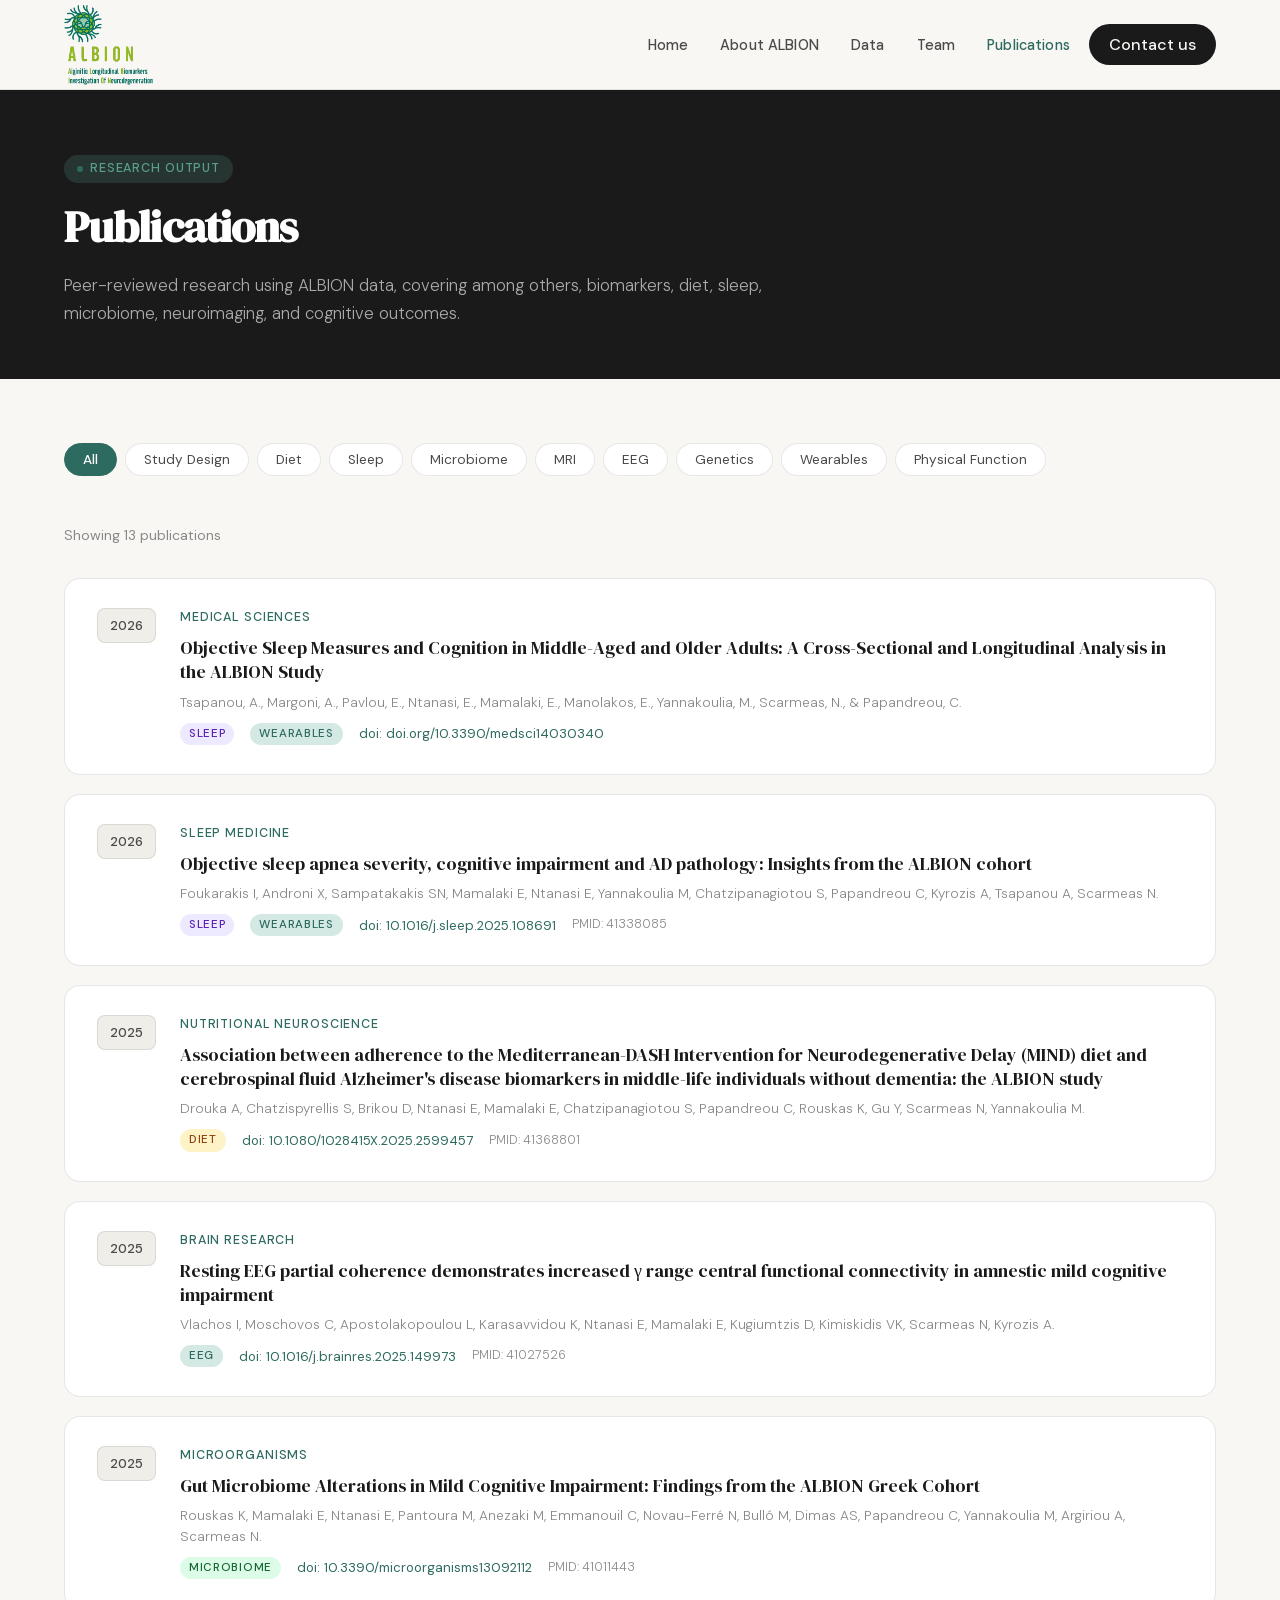
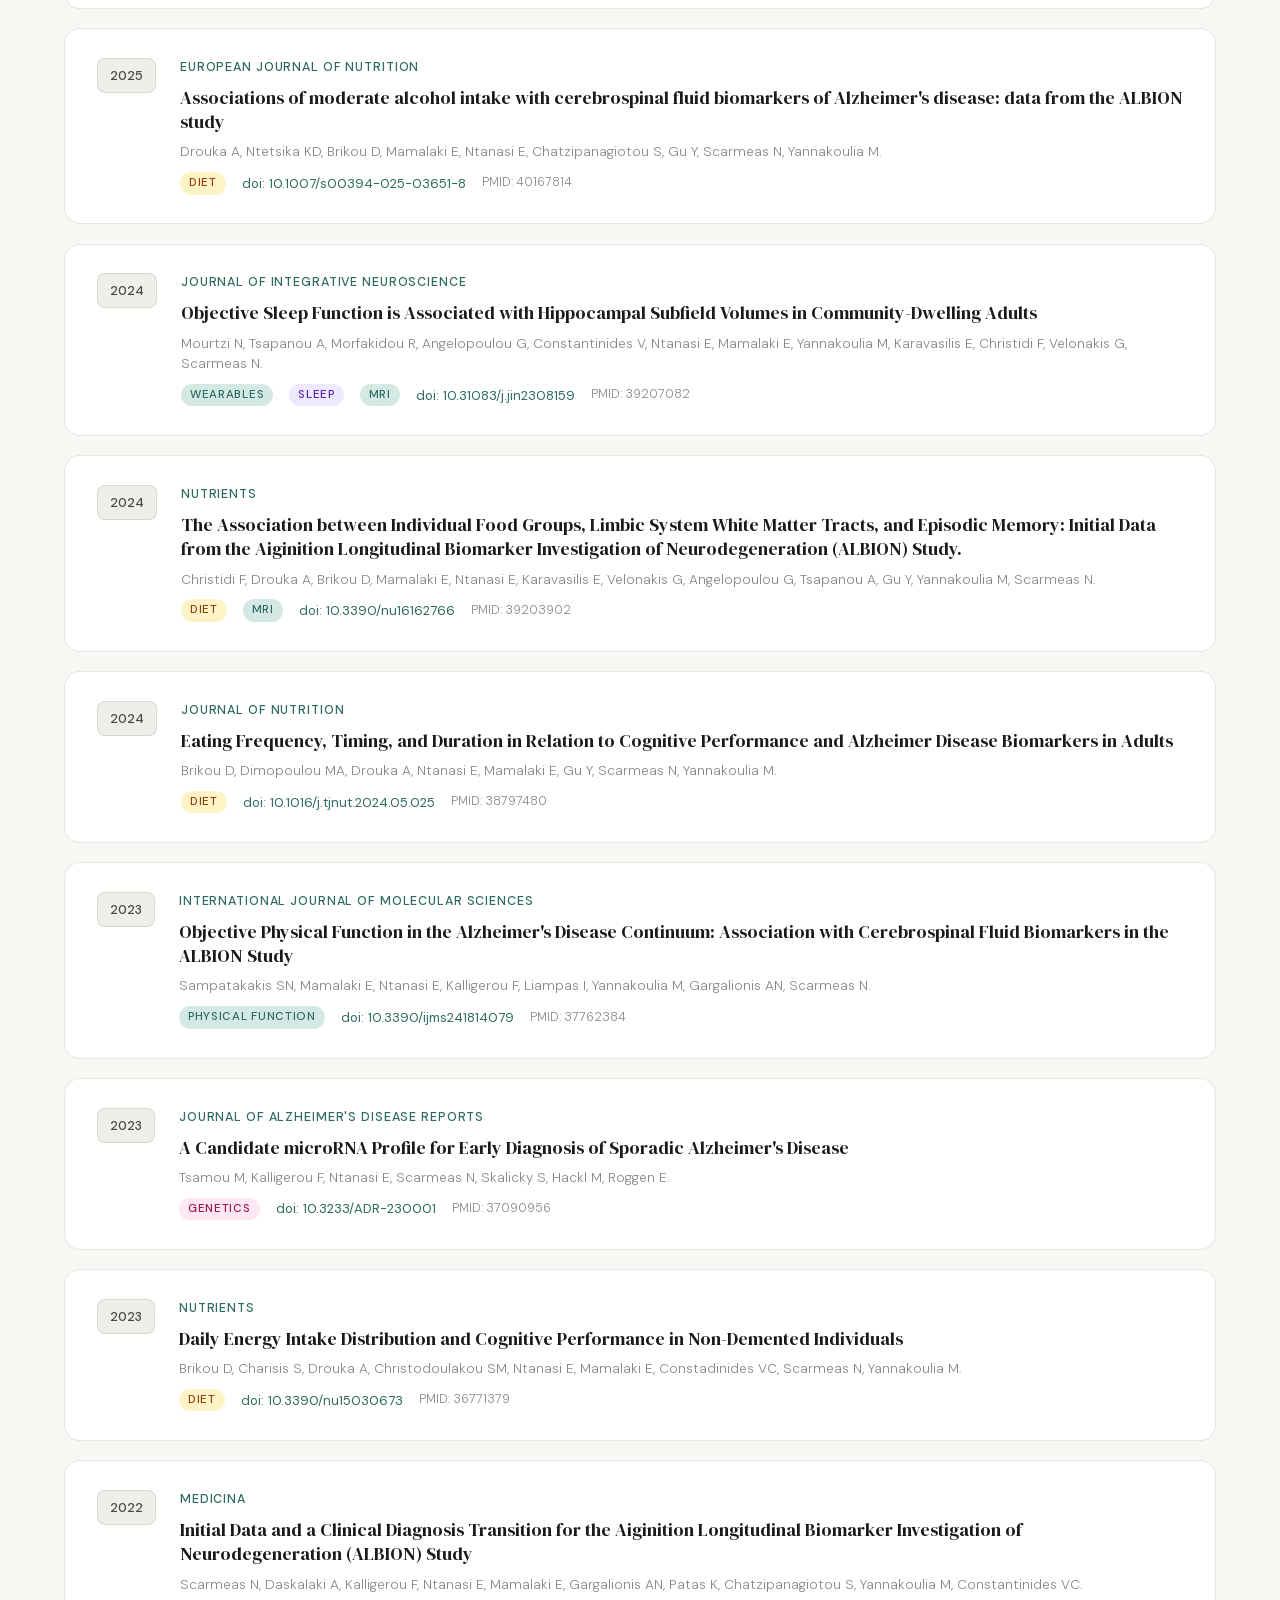
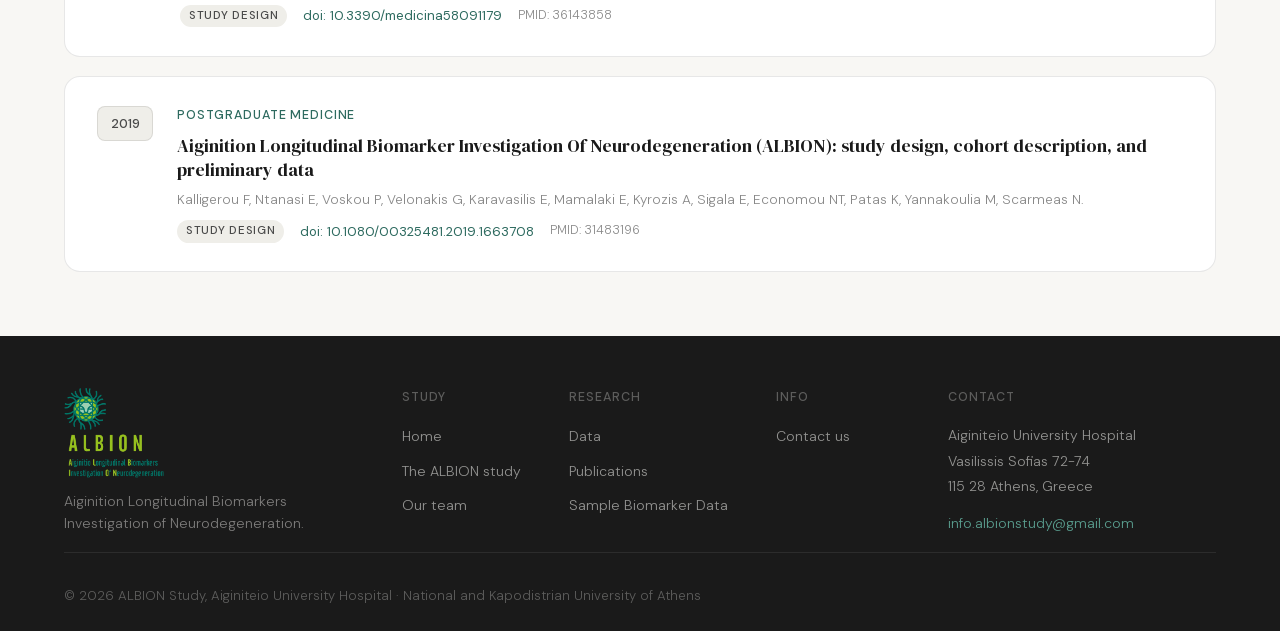
<file: publications.html>
<!DOCTYPE html>
<html lang="en">
<head>
  <!-- Google tag (gtag.js) -->
  <script async src="https://www.googletagmanager.com/gtag/js?id=G-7PYHZVJ7TZ"></script>
  <script>
    window.dataLayer = window.dataLayer || [];
    function gtag(){dataLayer.push(arguments);}
    gtag('js', new Date());

    gtag('config', 'G-7PYHZVJ7TZ');
  </script>
  <meta charset="UTF-8"/>
  <meta name="viewport" content="width=device-width, initial-scale=1.0"/>
  <title>Publications — ALBION Study</title>
  <link rel="stylesheet" href="style.css"/>
  <style>
    .pub-body { max-width: var(--max); margin: 0 auto; padding: 5vw; }

    .filter-bar { display: flex; gap: 8px; flex-wrap: wrap; margin-bottom: 3rem; }
    .filter-btn { background: white; border: 1px solid var(--line); color: var(--ink-2); font-size: 0.85rem; font-weight: 400; padding: 7px 18px; border-radius: 100px; cursor: pointer; font-family: inherit; transition: all .2s; }
    .filter-btn:hover, .filter-btn.active { background: var(--accent); color: white; border-color: var(--accent); font-weight: 500; }

    .pub-count { color: var(--ink-3); font-size: 0.88rem; margin-bottom: 2rem; }

    .pub-list { display: flex; flex-direction: column; gap: 1.2rem; }

    .pub-item { background: white; border: 1px solid var(--line); border-radius: var(--radius-lg); padding: 1.8rem 2rem; transition: box-shadow .2s; display: flex; gap: 1.5rem; align-items: flex-start; }
    .pub-item:hover { box-shadow: 0 6px 24px rgba(0,0,0,.06); }

    .pub-year-badge { flex-shrink: 0; background: var(--paper-2); border: 1px solid var(--line); border-radius: 8px; padding: 6px 12px; font-size: 0.82rem; font-weight: 500; color: var(--ink-2); text-align: center; min-width: 56px; }

    .pub-content { flex: 1; }
    .pub-journal { font-size: 0.78rem; letter-spacing: .07em; text-transform: uppercase; color: var(--accent); font-weight: 500; margin-bottom: 0.5rem; }
    .pub-title { font-family: 'DM Serif Display', serif; font-size: 1.12rem; color: var(--ink); line-height: 1.35; margin-bottom: 0.5rem; }
    .pub-authors { color: var(--ink-3); font-size: 0.85rem; font-weight: 300; line-height: 1.5; margin-bottom: 0.6rem; }
    .pub-meta { display: flex; gap: 1rem; align-items: center; flex-wrap: wrap; }
    .pub-doi { color: var(--accent); font-size: 0.82rem; text-decoration: none; font-weight: 400; }
    .pub-doi:hover { text-decoration: underline; }
    .pub-tag { background: var(--accent-light); color: var(--accent); font-size: 0.72rem; font-weight: 500; letter-spacing: .06em; text-transform: uppercase; padding: 2px 9px; border-radius: 100px; }
    .pub-tag.sleep { background: #ede9fe; color: #5b21b6; }
    .pub-tag.diet { background: #fef3c7; color: #92400e; }
    .pub-tag.microbiome { background: #dcfce7; color: #166534; }
    .pub-tag.imaging { background: #dbeafe; color: #1e40af; }
    .pub-tag.genetics { background: #fce7f3; color: #9d174d; }
    .pub-tag.design { background: var(--paper-2); color: var(--ink-2); }

    .pmid { font-size: 0.78rem; color: var(--ink-3); font-weight: 300; }
  </style>
</head>
<body>

<div id="site-nav"></div>

<div class="page-hero">
  <div class="page-hero-inner">
    <div class="tag">Research output</div>
    <h1>Publications</h1>
    <p>Peer-reviewed research using ALBION data, covering among others, biomarkers, diet, sleep, microbiome, neuroimaging, and cognitive outcomes.</p>
  </div>
</div>

<div class="pub-body">
  <div class="filter-bar">
    <button class="filter-btn active" onclick="filterPubs('all', this)">All</button>
    <button class="filter-btn" onclick="filterPubs('design', this)">Study Design</button>
    <button class="filter-btn" onclick="filterPubs('diet', this)">Diet</button>
    <button class="filter-btn" onclick="filterPubs('sleep', this)">Sleep</button>
    <button class="filter-btn" onclick="filterPubs('microbiome', this)">Microbiome</button>
    <button class="filter-btn" onclick="filterPubs('mri', this)">MRI</button>
    <button class="filter-btn" onclick="filterPubs('eeg', this)">EEG</button>
    <button class="filter-btn" onclick="filterPubs('genetics', this)">Genetics</button>
    <button class="filter-btn" onclick="filterPubs('wearables', this)">Wearables</button>
    <button class="filter-btn" onclick="filterPubs('physical', this)">Physical Function</button>
  </div>

  <p class="pub-count" id="pub-count">Showing 13 publications</p>

  <div class="pub-list" id="pub-list">

    <!-- 2026 -->

    <div class="pub-item" data-tags="sleep wearables">
      <div class="pub-year-badge">2026</div>
      <div class="pub-content">
        <div class="pub-journal">Medical Sciences</div>
        <div class="pub-title">Objective Sleep Measures and Cognition in Middle-Aged and Older Adults: A Cross-Sectional and Longitudinal Analysis in the ALBION Study</div>
        <div class="pub-authors">Tsapanou, A., Margoni, A., Pavlou, E., Ntanasi, E., Mamalaki, E., Manolakos, E., Yannakoulia, M., Scarmeas, N., & Papandreou, C.</div>
        <div class="pub-meta">
          <span class="pub-tag sleep">Sleep</span>
          <span class="pub-tag wearables">Wearables</span>
          <a href="https://doi.org/10.3390/medsci14030340" class="pub-doi" target="_blank">doi: doi.org/10.3390/medsci14030340</a>
<!--          <span class="pmid">PMID: 41338085</span>-->
        </div>
      </div>
    </div>




    <div class="pub-item" data-tags="sleep wearables">
      <div class="pub-year-badge">2026</div>
      <div class="pub-content">
        <div class="pub-journal">Sleep Medicine</div>
        <div class="pub-title">Objective sleep apnea severity, cognitive impairment and AD pathology: Insights from the ALBION cohort</div>
        <div class="pub-authors">Foukarakis I, Androni X, Sampatakakis SN, Mamalaki E, Ntanasi E, Yannakoulia M, Chatzipanagiotou S, Papandreou C, Kyrozis A, Tsapanou A, Scarmeas N.</div>
        <div class="pub-meta">
          <span class="pub-tag sleep">Sleep</span>
          <span class="pub-tag wearables">Wearables</span>
          <a href="https://doi.org/10.1016/j.sleep.2025.108691" class="pub-doi" target="_blank">doi: 10.1016/j.sleep.2025.108691</a>
          <span class="pmid">PMID: 41338085</span>
        </div>
      </div>
    </div>

    <!-- 2025 — Drouka MIND diet (Nutr Neurosci, Dec 2025) -->
    <div class="pub-item" data-tags="diet">
      <div class="pub-year-badge">2025</div>
      <div class="pub-content">
        <div class="pub-journal">Nutritional Neuroscience</div>
        <div class="pub-title">Association between adherence to the Mediterranean-DASH Intervention for Neurodegenerative Delay (MIND) diet and cerebrospinal fluid Alzheimer's disease biomarkers in middle-life individuals without dementia: the ALBION study</div>
        <div class="pub-authors">Drouka A, Chatzispyrellis S, Brikou D, Ntanasi E, Mamalaki E, Chatzipanagiotou S, Papandreou C, Rouskas K, Gu Y, Scarmeas N, Yannakoulia M.</div>
        <div class="pub-meta">
          <span class="pub-tag diet">Diet</span>
          <a href="https://doi.org/10.1080/1028415X.2025.2599457" class="pub-doi" target="_blank">doi: 10.1080/1028415X.2025.2599457</a>
          <span class="pmid">PMID: 41368801</span>
        </div>
      </div>
    </div>

    <!-- 2025 — Vlachos (Brain Res, Nov 2025) -->
    <div class="pub-item" data-tags="eeg">
      <div class="pub-year-badge">2025</div>
      <div class="pub-content">
        <div class="pub-journal">Brain Research</div>
        <div class="pub-title">Resting EEG partial coherence demonstrates increased γ range central functional connectivity in amnestic mild cognitive impairment</div>
        <div class="pub-authors">Vlachos I, Moschovos C, Apostolakopoulou L, Karasavvidou K, Ntanasi E, Mamalaki E, Kugiumtzis D, Kimiskidis VK, Scarmeas N, Kyrozis A.</div>
        <div class="pub-meta">
          <span class="pub-tag eeg">EEG</span>
          <a href="https://doi.org/10.1016/j.brainres.2025.149973" class="pub-doi" target="_blank">doi: 10.1016/j.brainres.2025.149973</a>
          <span class="pmid">PMID: 41027526</span>
        </div>
      </div>
    </div>


    <!-- 2025 — Rouskas microbiome (Microorganisms, Sep 2025) -->
    <div class="pub-item" data-tags="microbiome">
      <div class="pub-year-badge">2025</div>
      <div class="pub-content">
        <div class="pub-journal">Microorganisms</div>
        <div class="pub-title">Gut Microbiome Alterations in Mild Cognitive Impairment: Findings from the ALBION Greek Cohort</div>
        <div class="pub-authors">Rouskas K, Mamalaki E, Ntanasi E, Pantoura M, Anezaki M, Emmanouil C, Novau-Ferré N, Bulló M, Dimas AS, Papandreou C, Yannakoulia M, Argiriou A, Scarmeas N.</div>
        <div class="pub-meta">
          <span class="pub-tag microbiome">Microbiome</span>
          <a href="https://doi.org/10.3390/microorganisms13092112" class="pub-doi" target="_blank">doi: 10.3390/microorganisms13092112</a>
          <span class="pmid">PMID: 41011443</span>
        </div>
      </div>
    </div>

    <!-- 2025 — Drouka alcohol (Eur J Nutr, Apr 2025) -->
    <div class="pub-item" data-tags="diet">
      <div class="pub-year-badge">2025</div>
      <div class="pub-content">
        <div class="pub-journal">European Journal of Nutrition</div>
        <div class="pub-title">Associations of moderate alcohol intake with cerebrospinal fluid biomarkers of Alzheimer's disease: data from the ALBION study</div>
        <div class="pub-authors">Drouka A, Ntetsika KD, Brikou D, Mamalaki E, Ntanasi E, Chatzipanagiotou S, Gu Y, Scarmeas N, Yannakoulia M.</div>
        <div class="pub-meta">
          <span class="pub-tag diet">Diet</span>
          <a href="https://doi.org/10.1007/s00394-025-03651-8" class="pub-doi" target="_blank">doi: 10.1007/s00394-025-03651-8</a>
          <span class="pmid">PMID: 40167814</span>
        </div>
      </div>
    </div>

    <!-- 2024 — Mourtzi sleep & hippocampus (J Integr Neurosci, Aug 2024) -->
    <div class="pub-item" data-tags="sleep wearables mri">
      <div class="pub-year-badge">2024</div>
      <div class="pub-content">
        <div class="pub-journal">Journal of Integrative Neuroscience</div>
        <div class="pub-title">Objective Sleep Function is Associated with Hippocampal Subfield Volumes in Community-Dwelling Adults</div>
        <div class="pub-authors">Mourtzi N, Tsapanou A, Morfakidou R, Angelopoulou G, Constantinides V, Ntanasi E, Mamalaki E, Yannakoulia M, Karavasilis E, Christidi F, Velonakis G, Scarmeas N.</div>
        <div class="pub-meta">
          <span class="pub-tag wearables">Wearables</span>
          <span class="pub-tag sleep">Sleep</span>
          <span class="pub-tag mri">MRI</span>
          <a href="https://doi.org/10.31083/j.jin2308159" class="pub-doi" target="_blank">doi: 10.31083/j.jin2308159</a>
          <span class="pmid">PMID: 39207082</span>
        </div>
      </div>
    </div>

    <!-- 2024 — Christidi food groups & white matter (Nutrients, Aug 2024) -->
    <div class="pub-item" data-tags="diet mri">
      <div class="pub-year-badge">2024</div>
      <div class="pub-content">
        <div class="pub-journal">Nutrients</div>
        <div class="pub-title">The Association between Individual Food Groups, Limbic System White Matter Tracts, and Episodic Memory: Initial Data from the Aiginition Longitudinal Biomarker Investigation of Neurodegeneration (ALBION) Study.</div>
        <div class="pub-authors">Christidi F, Drouka A, Brikou D, Mamalaki E, Ntanasi E, Karavasilis E, Velonakis G, Angelopoulou G, Tsapanou A, Gu Y, Yannakoulia M, Scarmeas N.</div>
        <div class="pub-meta">
          <span class="pub-tag diet">Diet</span>
          <span class="pub-tag mri">MRI</span>
          <a href="https://doi.org/10.3390/nu16162766" class="pub-doi" target="_blank">doi: 10.3390/nu16162766</a>
          <span class="pmid">PMID: 39203902</span>
        </div>
      </div>
    </div>

    <!-- 2024 — Brikou eating frequency (J Nutr, Jul 2024) -->
    <div class="pub-item" data-tags="diet">
      <div class="pub-year-badge">2024</div>
      <div class="pub-content">
        <div class="pub-journal">Journal of Nutrition</div>
        <div class="pub-title">Eating Frequency, Timing, and Duration in Relation to Cognitive Performance and Alzheimer Disease Biomarkers in Adults</div>
        <div class="pub-authors">Brikou D, Dimopoulou MA, Drouka A, Ntanasi E, Mamalaki E, Gu Y, Scarmeas N, Yannakoulia M. </div>
        <div class="pub-meta">
          <span class="pub-tag diet">Diet</span>
          <a href="https://doi.org/10.1016/j.tjnut.2024.05.025" class="pub-doi" target="_blank">doi: 10.1016/j.tjnut.2024.05.025</a>
          <span class="pmid">PMID: 38797480</span>
        </div>
      </div>
    </div>

    <!-- 2023 — Sampatakakis physical function (IJMS, Sep 2023) -->
    <div class="pub-item" data-tags="physical">
      <div class="pub-year-badge">2023</div>
      <div class="pub-content">
        <div class="pub-journal">International Journal of Molecular Sciences</div>
        <div class="pub-title">Objective Physical Function in the Alzheimer's Disease Continuum: Association with Cerebrospinal Fluid Biomarkers in the ALBION Study</div>
        <div class="pub-authors">Sampatakakis SN, Mamalaki E, Ntanasi E, Kalligerou F, Liampas I, Yannakoulia M, Gargalionis AN, Scarmeas N.</div>
        <div class="pub-meta">
          <span class="pub-tag physical">Physical Function</span>
          <a href="https://doi.org/10.3390/ijms241814079" class="pub-doi" target="_blank">doi: 10.3390/ijms241814079</a>
          <span class="pmid">PMID: 37762384</span>
        </div>
      </div>
    </div>

    <!-- 2023 — Tsamou miRNA (J Alzheimers Dis Rep, Apr 2023) -->
    <div class="pub-item" data-tags="genetics">
      <div class="pub-year-badge">2023</div>
      <div class="pub-content">
        <div class="pub-journal">Journal of Alzheimer's Disease Reports</div>
        <div class="pub-title">A Candidate microRNA Profile for Early Diagnosis of Sporadic Alzheimer's Disease</div>
        <div class="pub-authors">Tsamou M, Kalligerou F, Ntanasi E, Scarmeas N, Skalicky S, Hackl M, Roggen E.</div>
        <div class="pub-meta">
          <span class="pub-tag genetics">Genetics</span>
          <a href="https://doi.org/10.3233/ADR-230001" class="pub-doi" target="_blank">doi: 10.3233/ADR-230001</a>
          <span class="pmid">PMID: 37090956</span>
        </div>
      </div>
    </div>

    <!-- 2023 — Brikou energy intake (Nutrients, Jan 2023) -->
    <div class="pub-item" data-tags="diet">
      <div class="pub-year-badge">2023</div>
      <div class="pub-content">
        <div class="pub-journal">Nutrients</div>
        <div class="pub-title">Daily Energy Intake Distribution and Cognitive Performance in Non-Demented Individuals</div>
        <div class="pub-authors">Brikou D, Charisis S, Drouka A, Christodoulakou SM, Ntanasi E, Mamalaki E, Constadinides VC, Scarmeas N, Yannakoulia M.</div>
        <div class="pub-meta">
          <span class="pub-tag diet">Diet</span>
          <a href="https://doi.org/10.3390/nu15030673" class="pub-doi" target="_blank">doi: 10.3390/nu15030673</a>
          <span class="pmid">PMID: 36771379</span>
        </div>
      </div>
    </div>

    <!-- 2022 — Scarmeas initial data (Medicina, Aug 2022) -->
    <div class="pub-item" data-tags="design">
      <div class="pub-year-badge">2022</div>
      <div class="pub-content">
        <div class="pub-journal">Medicina</div>
        <div class="pub-title">Initial Data and a Clinical Diagnosis Transition for the Aiginition Longitudinal Biomarker Investigation of Neurodegeneration (ALBION) Study</div>
        <div class="pub-authors">Scarmeas N, Daskalaki A, Kalligerou F, Ntanasi E, Mamalaki E, Gargalionis AN, Patas K, Chatzipanagiotou S, Yannakoulia M, Constantinides VC.</div>
        <div class="pub-meta">
          <span class="pub-tag design">Study Design</span>
          <a href="https://doi.org/10.3390/medicina58091179" class="pub-doi" target="_blank">doi: 10.3390/medicina58091179</a>
          <span class="pmid">PMID: 36143858</span>
        </div>
      </div>
    </div>

    <!-- 2019 — Kalligerou study design (Postgrad Med, Sep 2019) -->
    <div class="pub-item" data-tags="design">
      <div class="pub-year-badge">2019</div>
      <div class="pub-content">
        <div class="pub-journal">Postgraduate Medicine</div>
        <div class="pub-title">Aiginition Longitudinal Biomarker Investigation Of Neurodegeneration (ALBION): study design, cohort description, and preliminary data</div>
        <div class="pub-authors">Kalligerou F, Ntanasi E, Voskou P, Velonakis G, Karavasilis E, Mamalaki E, Kyrozis A, Sigala E, Economou NT, Patas K, Yannakoulia M, Scarmeas N.</div>
        <div class="pub-meta">
          <span class="pub-tag design">Study Design</span>
          <a href="https://doi.org/10.1080/00325481.2019.1663708" class="pub-doi" target="_blank">doi: 10.1080/00325481.2019.1663708</a>
          <span class="pmid">PMID: 31483196</span>
        </div>
      </div>
    </div>

  </div>
</div>

<!--<div class="cta-band">-->
<!--  <h2>Interested in using ALBION data for research?</h2>-->
<!--  <p>We welcome proposals for data access and collaborative publications. Reach out to discuss how we can work together.</p>-->
<!--  <a href="contact.html" class="btn-white">Contact us</a>-->
<!--</div>-->

<div id="site-footer"></div>
<script src="shared.js"></script>
<script>
  function filterPubs(tag, btn) {
    document.querySelectorAll('.filter-btn').forEach(b => b.classList.remove('active'));
    btn.classList.add('active');
    const items = document.querySelectorAll('.pub-item');
    let count = 0;
    items.forEach(item => {
      const tags = item.dataset.tags || '';
      const show = tag === 'all' || tags.includes(tag);
      item.style.display = show ? 'flex' : 'none';
      if (show) count++;
    });
    document.getElementById('pub-count').textContent = `Showing ${count} publication${count !== 1 ? 's' : ''}`;
  }
</script>
</body>
</html>
</file>
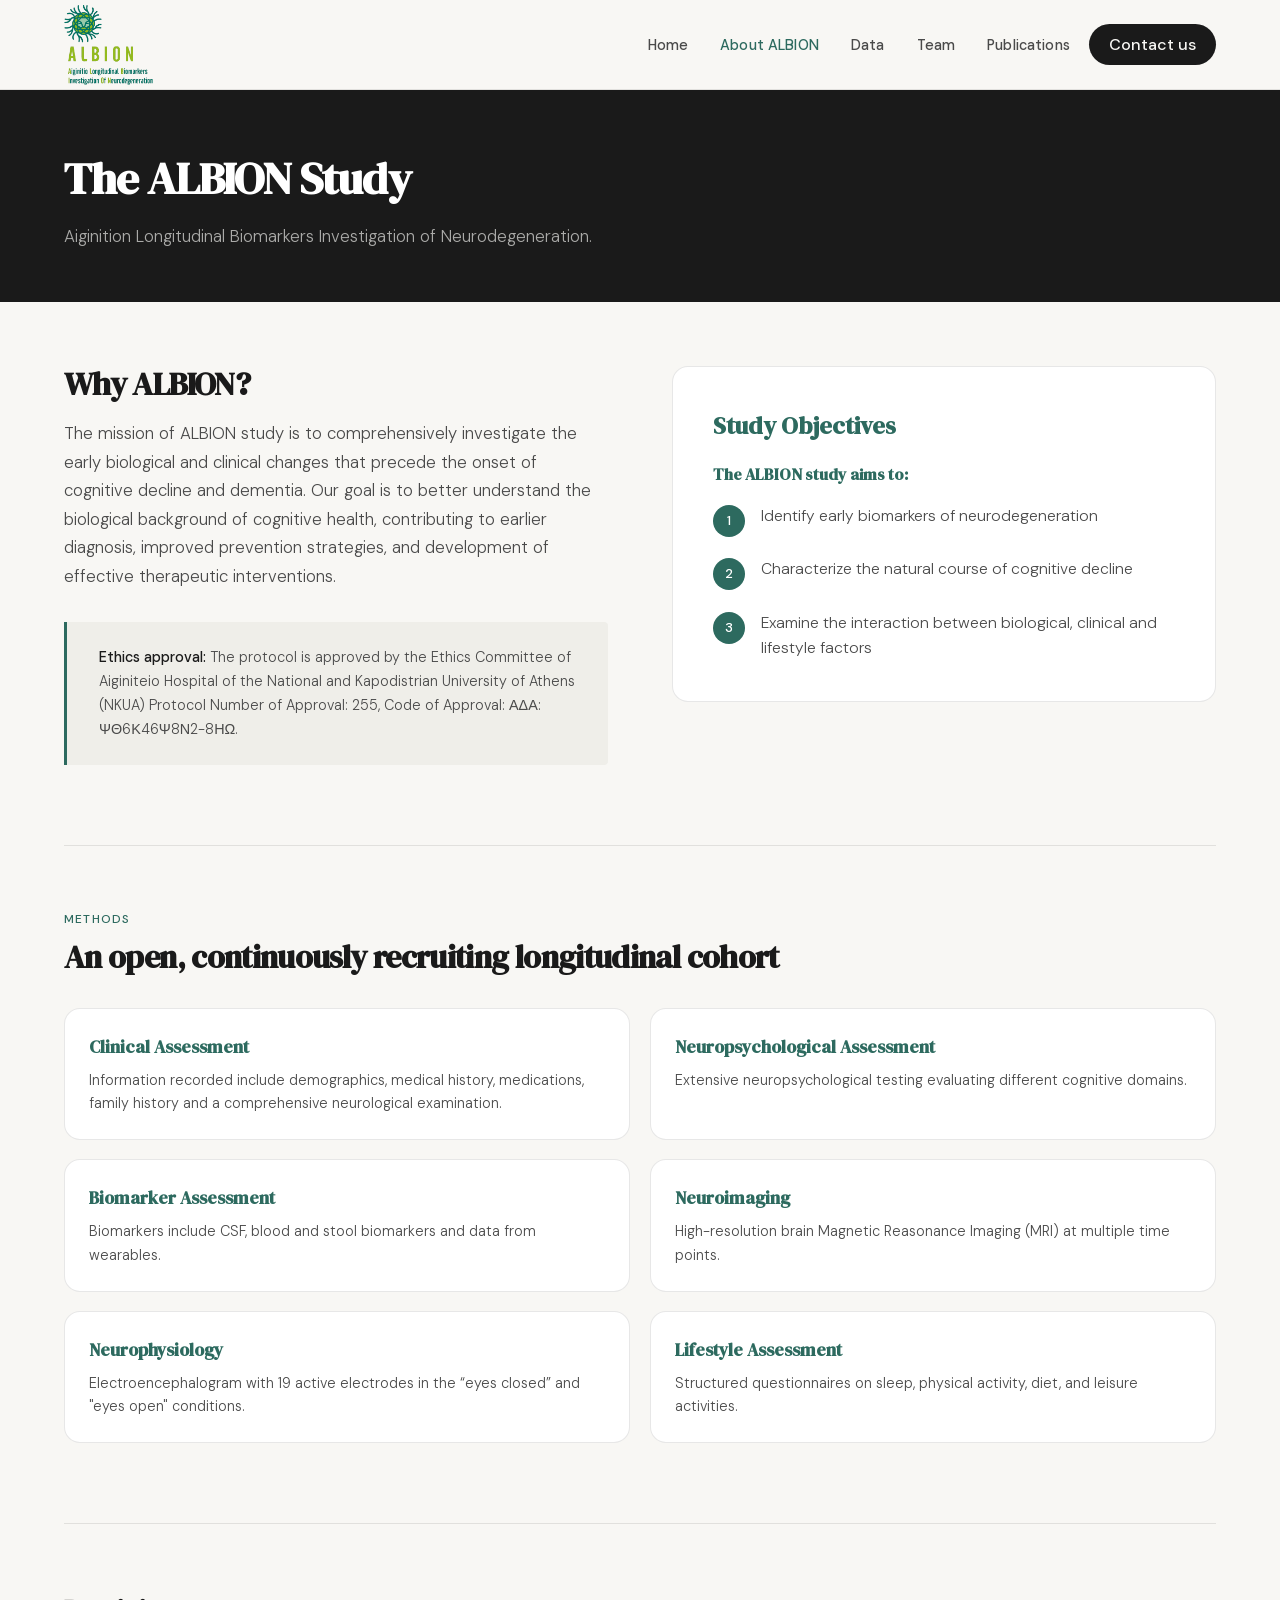
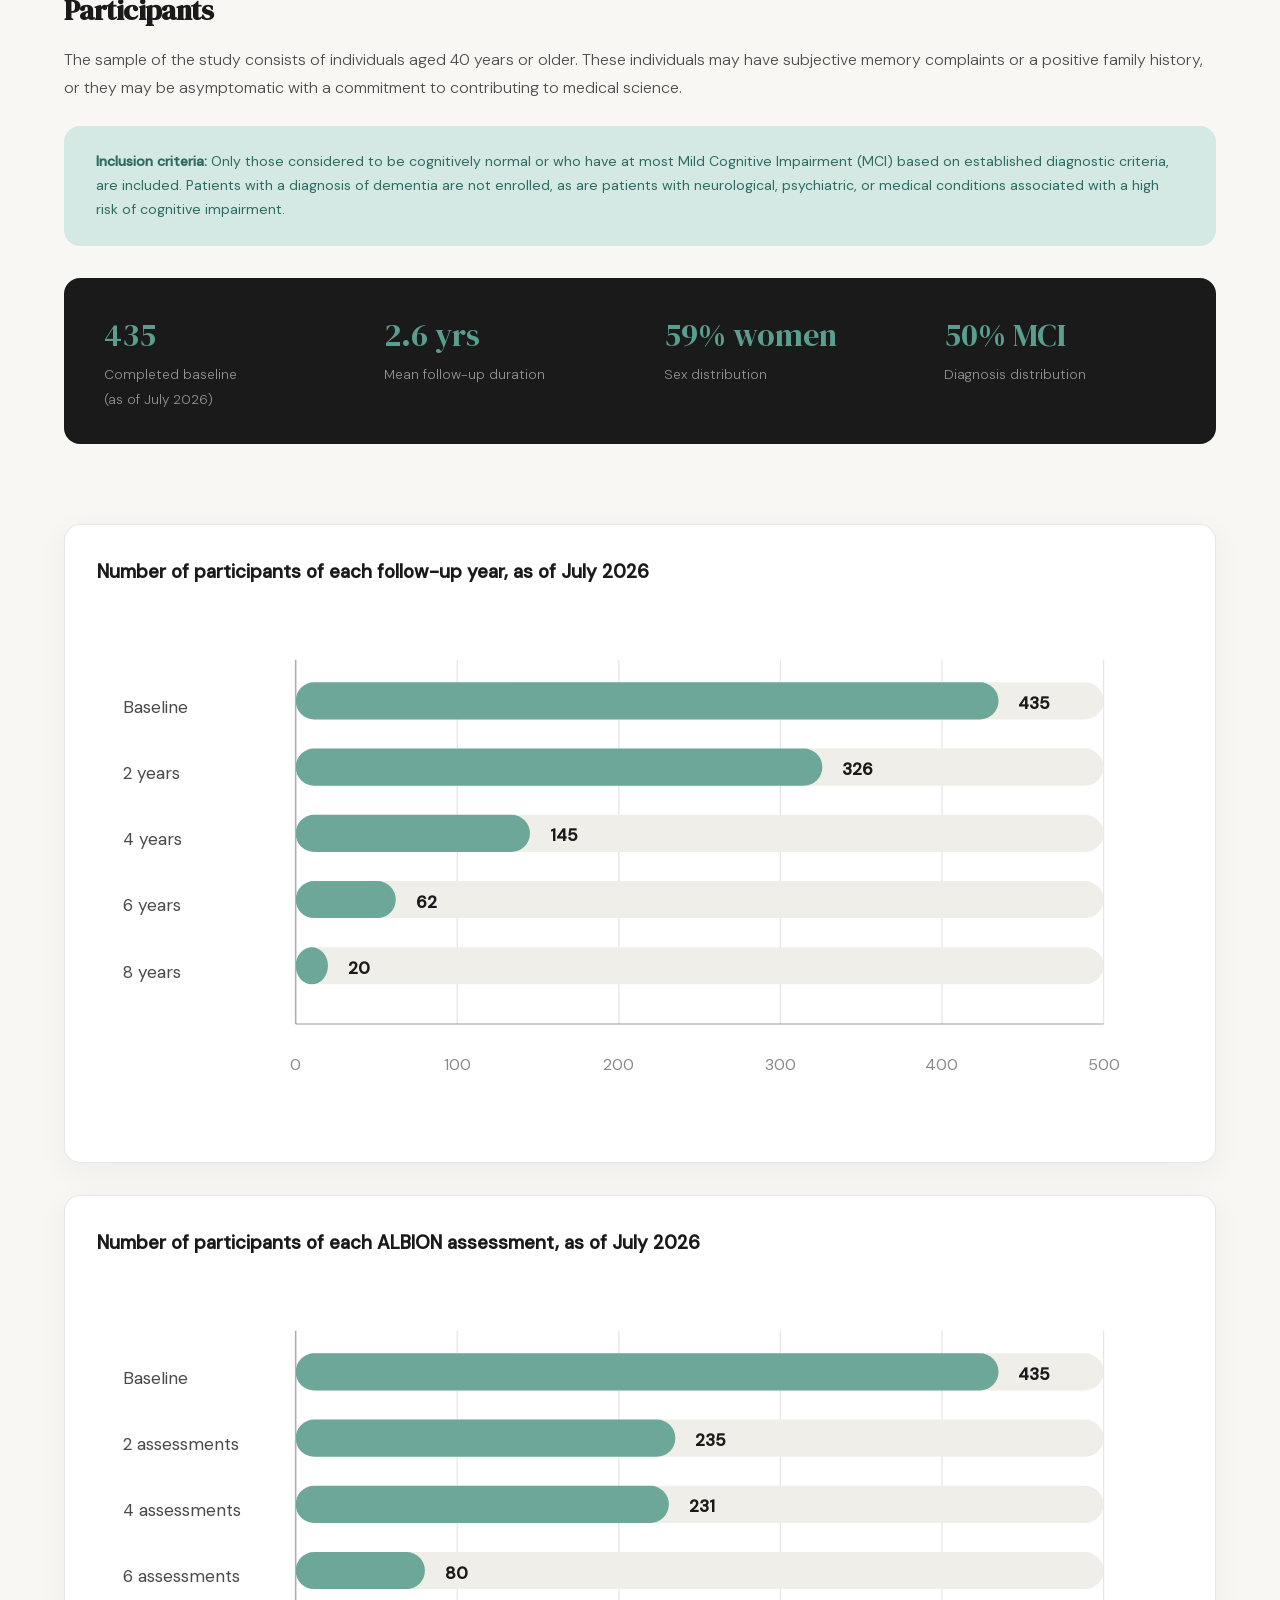
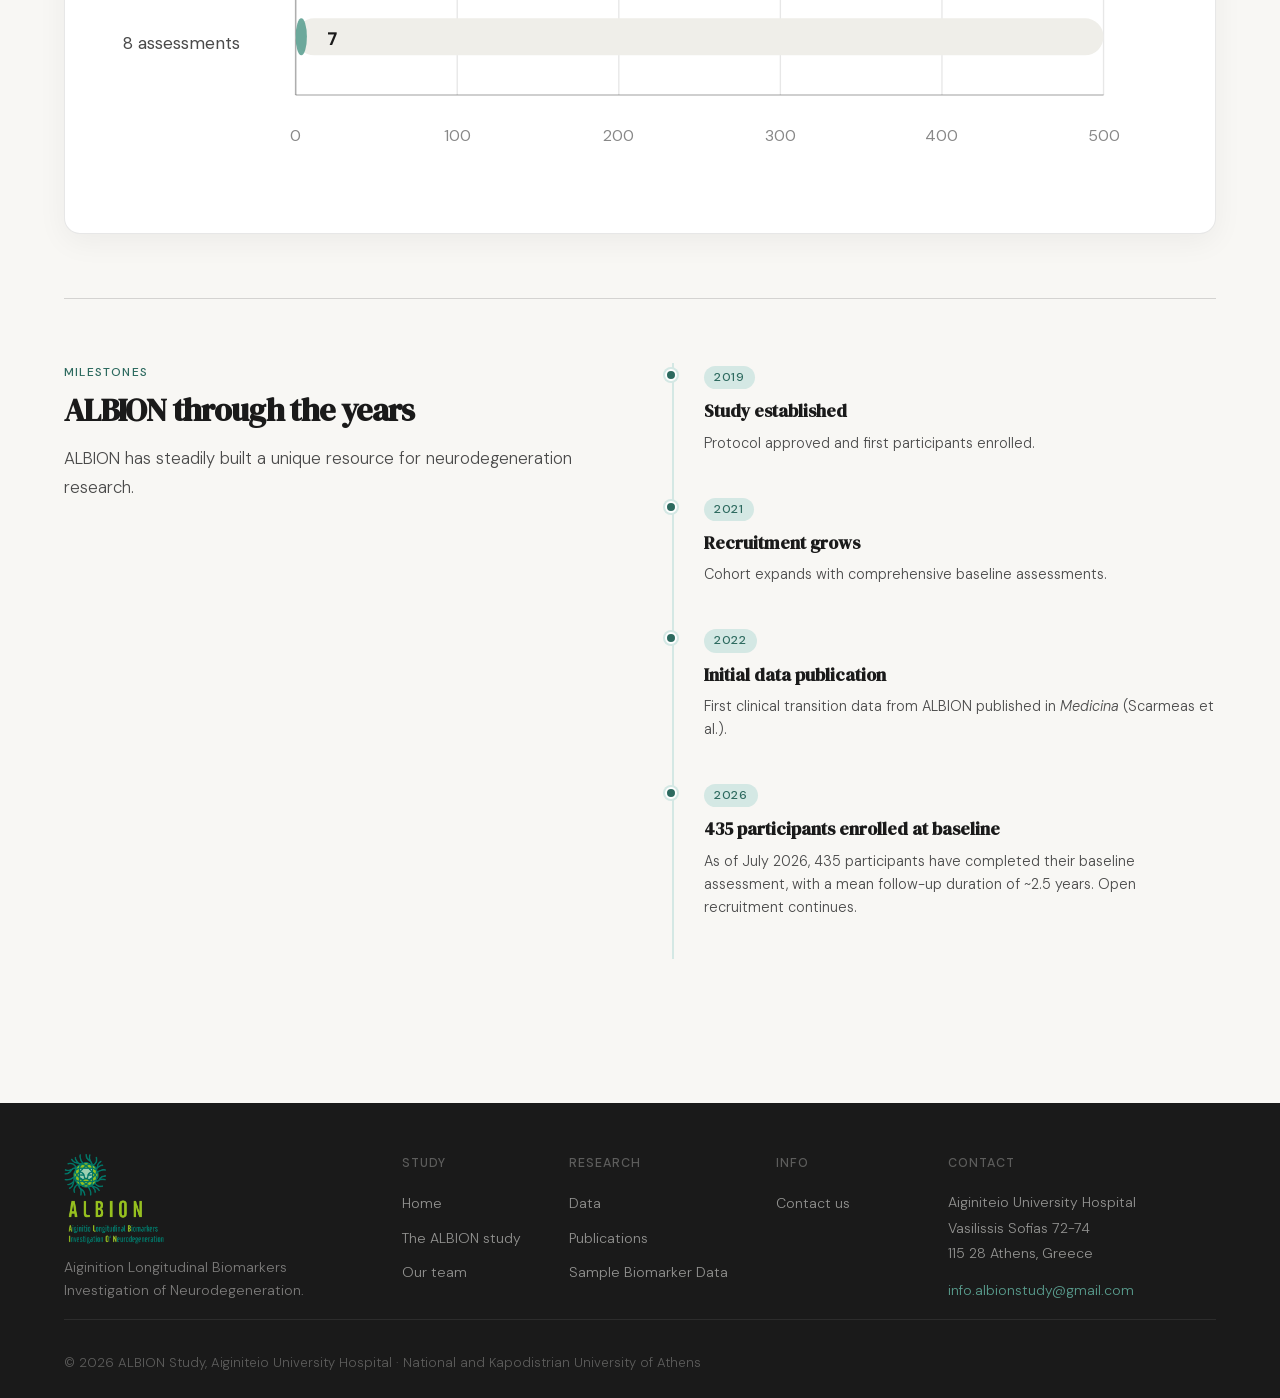
<file: story.html>
<!DOCTYPE html>
<html lang="en">
<head>
  <!-- Google tag (gtag.js) -->
  <script async src="https://www.googletagmanager.com/gtag/js?id=G-7PYHZVJ7TZ"></script>
  <script>
    window.dataLayer = window.dataLayer || [];
    function gtag(){dataLayer.push(arguments);}
    gtag('js', new Date());

    gtag('config', 'G-7PYHZVJ7TZ');
  </script>
<meta charset="UTF-8"/>
<meta name="viewport" content="width=device-width, initial-scale=1.0"/>
<title>About Albion</title>
<link rel="stylesheet" href="style.css"/>
<style>
.story-body { max-width: var(--max); margin: 0 auto; padding: 5vw; }
.two-col { display: grid; grid-template-columns: 1fr 1fr; gap: 5vw; align-items: start; margin-bottom: 5rem; }
.two-col.reverse { direction: rtl; }
.two-col.reverse > * { direction: ltr; }

.mission-block { background: white; border: 1px solid var(--line); border-radius: var(--radius-lg); padding: 2.5rem; }
.mission-block h3 { font-family: 'DM Serif Display', serif; font-size: 1.5rem; color: var(--accent); margin-bottom: 1rem; }
.mission-block h4 { font-family: 'DM Serif Display', serif; font-size: 1rem; color: var(--accent); margin-bottom: 1rem; }
.mission-block p { color: var(--ink-2); font-size: 1rem; font-weight: 300; line-height: 1.75; }

.objectives-list { list-style: none; display: flex; flex-direction: column; gap: 1.2rem; }
.objectives-list li { display: flex; gap: 1rem; align-items: flex-start; }
.obj-num { flex-shrink: 0; width: 32px; height: 32px; background: var(--accent); color: white; border-radius: 50%; display: flex; align-items: center; justify-content: center; font-size: 0.85rem; font-weight: 500; margin-top: 2px; }
.objectives-list p { color: var(--ink-2); font-size: 0.98rem; font-weight: 300; line-height: 1.65; }

.ethics-box { background: var(--paper-2); border-left: 3px solid var(--accent); border-radius: 0 var(--radius) var(--radius) 0; padding: 1.5rem 2rem; margin-top: 2rem; }
.ethics-box p { color: var(--ink-2); font-size: 0.9rem; font-weight: 300; line-height: 1.65; }
.ethics-box strong { color: var(--ink); font-weight: 500; }

.protocol-grid { display: grid; grid-template-columns: repeat(2,1fr); gap: 1.2rem; margin-top: 2rem; }
.proto-card { background: white; border: 1px solid var(--line); border-radius: var(--radius-lg); padding: 1.5rem; }
.proto-card h4 { font-family: 'DM Serif Display', serif; font-size: 1.1rem; color: var(--accent); margin-bottom: 0.5rem; }
.proto-card p { color: var(--ink-2); font-size: 0.9rem; font-weight: 300; line-height: 1.6; }

.timeline { position: relative; padding-left: 2rem; }
.timeline::before { content:''; position:absolute; left:0; top:0; bottom:0; width:2px; background: var(--accent-light); }
.timeline-item { position: relative; margin-bottom: 2.5rem; }
.timeline-item::before { content:''; position:absolute; left:-2.45rem; top:6px; width:12px; height:12px; border-radius:50%; background: var(--accent); border:2px solid white; box-shadow: 0 0 0 2px var(--accent-light); }
.timeline-item h4 { font-family:'DM Serif Display',serif; font-size:1.1rem; color:var(--ink); margin-bottom:0.4rem; }
.timeline-item p { color:var(--ink-2); font-size:0.9rem; font-weight:300; line-height:1.6; }
.timeline-year { display:inline-block; font-size:0.75rem; font-weight:500; color:var(--accent); letter-spacing:.06em; text-transform:uppercase; background:var(--accent-light); padding:2px 10px; border-radius:100px; margin-bottom:0.5rem; }

/* sections */
.data-section { margin-bottom: 5rem; scroll-margin-top: 90px; }
.data-section h2 { font-family: 'DM Serif Display', serif; font-size: clamp(1.6rem, 2.2vw, 2.2rem); color: var(--ink); letter-spacing: -0.02em; margin-bottom: 0.8rem; }
.data-section > p { color: var(--ink-2); font-size: 1rem; font-weight: 300; line-height: 1.75; margin-bottom: 1.5rem; }

/* info box */
.info-box { background: var(--accent-light); border-radius: var(--radius-lg); padding: 1.5rem 2rem; margin-bottom: 1.5rem; max-width: 100%; }
.info-box p { color: var(--accent); font-size: 0.92rem; font-weight: 400; line-height: 1.65; }
.info-box strong { font-weight: 600; }

/* highlight strip */
.highlight-strip { background: var(--ink); color: var(--paper); border-radius: var(--radius-lg); padding: 2rem 2.5rem; margin: 2rem 0; display: flex; gap: 3rem; flex-wrap: wrap; }
.hs-item { flex: 1; min-width: 140px; }
.hs-num { font-family: 'DM Serif Display', serif; font-size: 2rem; color: var(--accent-mid); display: block; }
.hs-label { font-size: 0.85rem; color: rgba(248,247,244,.55); font-weight: 300; }

/* table */
.data-table { width: 100%; border-collapse: collapse; font-size: 0.9rem; margin: 1.5rem 0; }
.data-table th { background: var(--ink); color: var(--paper); padding: 10px 14px; text-align: left; font-weight: 500; font-size: 0.82rem; letter-spacing: 0.04em; }
.data-table td { padding: 10px 14px; border-bottom: 1px solid var(--line); color: var(--ink-2); font-weight: 300; vertical-align: top; }
.data-table tr:last-child td { border-bottom: none; }
.data-table tr:hover td { background: var(--paper-2); }
.data-table td:first-child { color: var(--ink); font-weight: 500; white-space: nowrap; }

.followup-card {
  background: white;
  border: 1px solid var(--line);
  border-radius: var(--radius-lg);
  padding: 2rem;
  margin: 2rem 0 0;
  box-shadow: 0 8px 30px rgba(0,0,0,.05);
}

.followup-card h4 {
  font-family: 'DM Serif Display', serif;
  font-size: 1.35rem;
  color: var(--ink);
  margin: 0 0 .5rem;
}

.followup-card p {
  color: var(--ink-2);
  font-size: .95rem;
  font-weight: 300;
  line-height: 1.65;
  margin: 0 0 1.5rem;
}

.followup-chart {
  width: 100%;
  height: auto;
  display: block;
}

.fu-grid {
  stroke: var(--line);
  stroke-width: 1;
}

.fu-axis {
  stroke: rgba(26,26,26,.28);
  stroke-width: 1.2;
}

.fu-bar {
  fill: var(--accent-mid);
  opacity: .88;
  transition: opacity .2s;
}

.fu-bar:hover {
  opacity: 1;
}

.fu-bar-bg {
  fill: var(--paper-2);
}

.fu-value {
  font-size: 13px;
  fill: var(--ink);
  font-weight: 600;
}

.fu-label {
  font-size: 13px;
  fill: var(--ink-2);
  font-weight: 400;
}

.fu-small {
  font-size: 12px;
  fill: var(--ink-3);
}

@media(max-width:600px) {
  .followup-card {
    padding: 1.25rem;
  }

  .fu-label,
  .fu-value {
    font-size: 12px;
  }

  .fu-small {
    font-size: 11px;
  }
}

@media(max-width:900px){ .two-col{grid-template-columns:1fr} .protocol-grid{grid-template-columns:1fr} }
</style>
</head>
<body>

<div id="site-nav"></div>

<!-- PAGE HERO -->
<div class="page-hero">
  <div class="page-hero-inner">
<!--    <div class="tag">About ALBION</div>-->
    <h1>The ALBION Study</h1>
    <p>Aiginition Longitudinal Biomarkers Investigation of Neurodegeneration.</p>

  </div>
</div>

<div class="story-body">

  <!-- MISSION + OBJECTIVES -->
  <div class="two-col">
    <div>
<!--      <div class="section-label">Mission</div>-->
      <h2 class="section-title">Why ALBION?</h2>
      <p class="section-sub" style="margin-bottom:2rem;">The mission of ALBION study is to comprehensively investigate the early biological and clinical changes that precede the onset of cognitive decline and dementia.
        Our goal is to better understand the biological background of cognitive health, contributing to
        earlier diagnosis, improved prevention strategies, and development of effective therapeutic interventions.
      </p>

      <div class="ethics-box">
        <p><strong>Ethics approval:</strong> The protocol is approved by the Ethics Committee of Aiginiteio Hospital of the National and Kapodistrian University of Athens (NKUA) Protocol Number of Approval: 255, Code of Approval: ΑΔΑ: ΨΘ6Κ46Ψ8Ν2-8ΗΩ.</p>
      </div>
    </div>

    <div class="mission-block">
      <h3>Study Objectives</h3>
      <h4>The ALBION study aims to:</h4>
      <ul class="objectives-list">
        <li>
          <div class="obj-num">1</div>
          <p>Identify early biomarkers of neurodegeneration </p>
        </li>
        <li>
          <div class="obj-num">2</div>
          <p>Characterize the natural course of cognitive decline</p>
        </li>
        <li>
          <div class="obj-num">3</div>
          <p>Examine the interaction between biological, clinical and lifestyle factors</p>
        </li>
      </ul>
    </div>
  </div>

  <hr class="divider" style="margin-bottom:4rem;"/>

  <!-- METHODS -->
  <div style="margin-bottom:5rem;">
    <div class="section-label">Methods</div>
    <h2 class="section-title" style="max-width:100%;">An open, continuously recruiting longitudinal cohort</h2>

<!--    <p class="section-sub" style="max-width:100%;margin-bottom:1rem;">ALBION is an open, continuously recruiting, longitudinal cohort study with repeated follow-up visits, approximately every 1.5-3 years, allowing to track dynamic changes in cognition, biomarkers, and brain structure over time.</p>-->
<!--    <p class="section-sub" style="max-width:100%;margin-bottom:2rem;">Participants undergo a comprehensive, multidimensional evaluation that includes:</p>-->

    <div class="protocol-grid">
      <div class="proto-card">
        <h4>Clinical Assessment</h4>
        <p>Information recorded include demographics, medical history, medications, family history and a comprehensive neurological examination.</p>
      </div>
      <div class="proto-card">
        <h4>Neuropsychological Assessment</h4>
        <p>Extensive neuropsychological testing evaluating different cognitive domains.</p>
      </div>
      <div class="proto-card">
        <h4>Biomarker Assessment</h4>
        <p>Biomarkers include CSF, blood and stool biomarkers and data from wearables.
        </p>
      </div>
      <div class="proto-card">
        <h4>Neuroimaging</h4>
        <p>High-resolution brain Magnetic Reasonance Imaging (MRI) at multiple time points.
        </p>
      </div>
      <div class="proto-card">
        <h4>Neurophysiology</h4>
        <p>Electroencephalogram with 19 active electrodes in the “eyes closed” and "eyes open" conditions.
        </p>
      </div>
      <div class="proto-card">
        <h4>Lifestyle Assessment</h4>
        <p>Structured questionnaires on sleep, physical activity, diet, and leisure activities.</p>
      </div>
<!--      <div class="proto-card">-->
<!--        <h4>Diet Assessment</h4>-->
<!--        <p>Four 24-hour dietary recalls (3 weekday, 1 weekend) with trained dieticians. Analysis covers macro/micro-nutrients, food groups, Mediterranean and MIND diet adherence.</p>-->
<!--      </div>-->
    </div>
  </div>

  <hr class="divider" style="margin-bottom:4rem;"/>

  <!-- PARTICIPANTS -->
  <div class="data-section" id="participants">
    <!--        <div class="section-label">Who we study</div>-->
    <h2>Participants</h2>
    <p>The sample of the study consists of individuals aged 40 years or older. These individuals may have subjective memory complaints or a positive family history, or they may be asymptomatic with a commitment to contributing to medical science.
    </p>

    <!--        <div class="info-box" style="max-width:none;">-->
    <!--          <p><strong>Inclusion criteria:</strong> Only those considered to be cognitively normal or who have at most Mild Cognitive Impairment (MCI) based on established diagnostic criteria, are included for the purposes of this study. <mark>Participants with dementia at baseline are not included.</mark>-->
    <!--            Patients with a diagnosis of dementia are not enrolled, i.e., were excluded from this study, as are patients with neurological, psychiatric, or medical conditions associated with a high risk of cognitive impairment.-->
    <!--          </p>-->
    <!--        </div>-->

    <div class="info-box">
      <p style="font-size:0.88rem; line-height:1.7;"><strong>Inclusion criteria:</strong> Only those considered to be cognitively normal or who have at most Mild Cognitive Impairment (MCI) based on established diagnostic criteria, are included.
        Patients with a diagnosis of dementia are not enrolled, as are patients with neurological, psychiatric, or medical conditions associated with a high risk of cognitive impairment.
      </p>
    </div>

    <div class="highlight-strip">
      <div class="hs-item"><span class="hs-num">435</span><span class="hs-label">Completed baseline <br>(as of July 2026) </span></div>
      <div class="hs-item"><span class="hs-num">2.6 yrs</span><span class="hs-label">Mean follow-up duration</span></div>
      <div class="hs-item"><span class="hs-num">59% women</span><span class="hs-label">Sex distribution</span></div>
      <div class="hs-item"><span class="hs-num">50% MCI</span><span class="hs-label">Diagnosis distribution</span></div>
    </div>


<!--    <h4 style="font-family:'DM Serif Display',serif; font-size:1.2rem; color:var(&#45;&#45;ink); margin-bottom:.8rem; margin-top:2rem;">Participants per follow-up year</h4>-->
<!--    <p style="color:var(&#45;&#45;ink-2); font-size:.95rem; font-weight:300; line-height:1.65; margin-bottom:1rem;">As of January 2026, 382 participants have completed their baseline assessment. The table below shows the number of participants at each follow-up year.</p>-->
<!--    <table class="data-table">-->
<!--      <thead><tr>-->
<!--        <th>Follow-up</th><th>0 yr (Baseline)</th><th>1 yr</th><th>2 yr</th><th>3 yr</th><th>4 yr</th><th>5 yr</th><th>6 yr</th><th>7 yr</th><th>8 yr</th>-->
<!--      </tr></thead>-->
<!--      <tbody><tr>-->
<!--        <td>N</td><td>184</td><td>39</td><td>53</td><td>34</td><td>26</td><td>18</td><td>18</td><td>8</td><td>2</td>-->
<!--      </tr></tbody>-->
<!--    </table>-->
  </div>


<!--  <div class="followup-card">-->
<!--    <h3>Number of participants of each follow-up year, as of July 2026</h3>-->

<!--    <svg class="followup-chart" viewBox="0 0 820 410" role="img"-->
<!--         aria-label="Horizontal bar chart showing number of participants at baseline and follow-up years.">-->

<!--      <line x1="150" y1="330" x2="760" y2="330" class="fu-axis"/>-->
<!--      <line x1="150" y1="55" x2="150" y2="330" class="fu-axis"/>-->

<!--      <line x1="150" y1="55" x2="150" y2="330" class="fu-grid"/>-->
<!--      <line x1="302.5" y1="55" x2="302.5" y2="330" class="fu-grid"/>-->
<!--      <line x1="455" y1="55" x2="455" y2="330" class="fu-grid"/>-->
<!--      <line x1="607.5" y1="55" x2="607.5" y2="330" class="fu-grid"/>-->
<!--      <line x1="760" y1="55" x2="760" y2="330" class="fu-grid"/>-->

<!--      <text x="150" y="365" text-anchor="middle" class="fu-small">0</text>-->
<!--      <text x="302.5" y="365" text-anchor="middle" class="fu-small">50</text>-->
<!--      <text x="455" y="365" text-anchor="middle" class="fu-small">100</text>-->
<!--      <text x="607.5" y="365" text-anchor="middle" class="fu-small">150</text>-->
<!--      <text x="760" y="365" text-anchor="middle" class="fu-small">200</text>-->

<!--      <text x="20" y="95" class="fu-label">Baseline only</text>-->
<!--      <rect x="150" y="72" width="610" height="28" rx="14" class="fu-bar-bg"/>-->
<!--      <rect x="150" y="72" width="610" height="28" rx="14" class="fu-bar"/>-->
<!--      <text x="775" y="92" class="fu-value">200</text>-->

<!--      <text x="20" y="145" class="fu-label">2 years</text>-->
<!--      <rect x="150" y="122" width="610" height="28" rx="14" class="fu-bar-bg"/>-->
<!--      <rect x="150" y="122" width="286.7" height="28" rx="14" class="fu-bar"/>-->
<!--      <text x="451.7" y="142" class="fu-value">94</text>-->

<!--      <text x="20" y="195" class="fu-label">4 years</text>-->
<!--      <rect x="150" y="172" width="610" height="28" rx="14" class="fu-bar-bg"/>-->
<!--      <rect x="150" y="172" width="228.75" height="28" rx="14" class="fu-bar"/>-->
<!--      <text x="393.75" y="192" class="fu-value">75</text>-->

<!--      <text x="20" y="245" class="fu-label">6 years</text>-->
<!--      <rect x="150" y="222" width="610" height="28" rx="14" class="fu-bar-bg"/>-->
<!--      <rect x="150" y="222" width="128.1" height="28" rx="14" class="fu-bar"/>-->
<!--      <text x="293.1" y="242" class="fu-value">42</text>-->

<!--      <text x="20" y="295" class="fu-label">8 years</text>-->
<!--      <rect x="150" y="272" width="610" height="28" rx="14" class="fu-bar-bg"/>-->
<!--      <rect x="150" y="272" width="73.2" height="28" rx="14" class="fu-bar"/>-->
<!--      <text x="238.2" y="292" class="fu-value">24</text>-->
<!--    </svg>-->
<!--  </div>-->


  <div class="followup-card">
    <h3>Number of participants of each follow-up year, as of July 2026</h3>

    <svg class="followup-chart" viewBox="0 0 820 410" role="img"
         aria-label="Horizontal bar chart showing number of participants at baseline and follow-up years.">
      <line x1="150" y1="330" x2="760" y2="330" class="fu-axis"/>
      <line x1="150" y1="55" x2="150" y2="330" class="fu-axis"/>

      <line x1="150" y1="55" x2="150" y2="330" class="fu-grid"/>
      <line x1="272" y1="55" x2="272" y2="330" class="fu-grid"/>
      <line x1="394" y1="55" x2="394" y2="330" class="fu-grid"/>
      <line x1="516" y1="55" x2="516" y2="330" class="fu-grid"/>
      <line x1="638" y1="55" x2="638" y2="330" class="fu-grid"/>
      <line x1="760" y1="55" x2="760" y2="330" class="fu-grid"/>

      <text x="150" y="365" text-anchor="middle" class="fu-small">0</text>
      <text x="272" y="365" text-anchor="middle" class="fu-small">100</text>
      <text x="394" y="365" text-anchor="middle" class="fu-small">200</text>
      <text x="516" y="365" text-anchor="middle" class="fu-small">300</text>
      <text x="638" y="365" text-anchor="middle" class="fu-small">400</text>
      <text x="760" y="365" text-anchor="middle" class="fu-small">500</text>

      <text x="20" y="95" class="fu-label">Baseline</text>
      <rect x="150" y="72" width="610" height="28" rx="14" class="fu-bar-bg"/>
      <rect x="150" y="72" width="530.7" height="28" rx="14" class="fu-bar"/>
      <text x="695.7" y="92" class="fu-value">435</text>

      <text x="20" y="145" class="fu-label">2 years</text>
      <rect x="150" y="122" width="610" height="28" rx="14" class="fu-bar-bg"/>
      <rect x="150" y="122" width="397.7" height="28" rx="14" class="fu-bar"/>
      <text x="562.7" y="142" class="fu-value">326</text>

      <text x="20" y="195" class="fu-label">4 years</text>
      <rect x="150" y="172" width="610" height="28" rx="14" class="fu-bar-bg"/>
      <rect x="150" y="172" width="176.9" height="28" rx="14" class="fu-bar"/>
      <text x="341.9" y="192" class="fu-value">145</text>

      <text x="20" y="245" class="fu-label">6 years</text>
      <rect x="150" y="222" width="610" height="28" rx="14" class="fu-bar-bg"/>
      <rect x="150" y="222" width="75.6" height="28" rx="14" class="fu-bar"/>
      <text x="240.6" y="242" class="fu-value">62</text>

      <text x="20" y="295" class="fu-label">8 years</text>
      <rect x="150" y="272" width="610" height="28" rx="14" class="fu-bar-bg"/>
      <rect x="150" y="272" width="24.4" height="28" rx="14" class="fu-bar"/>
      <text x="189.4" y="292" class="fu-value">20</text>
    </svg>
  </div>


<!--  <div class="followup-card">-->
<!--    <h3>Number of participants of each ALBION assessment, as of July 2026</h3>-->

<!--    <svg class="followup-chart" viewBox="0 0 820 410" role="img" aria-label="Horizontal bar chart showing number of participants at baseline, 2 assessments, 4 assessments, 6 assessments, and 8 assessments.">-->
<!--      <line x1="150" y1="330" x2="760" y2="330" class="fu-axis"/>-->
<!--      <line x1="150" y1="55" x2="150" y2="330" class="fu-axis"/>-->

<!--      <line x1="150" y1="55" x2="150" y2="330" class="fu-grid"/>-->
<!--      <line x1="302.5" y1="55" x2="302.5" y2="330" class="fu-grid"/>-->
<!--      <line x1="455" y1="55" x2="455" y2="330" class="fu-grid"/>-->
<!--      <line x1="607.5" y1="55" x2="607.5" y2="330" class="fu-grid"/>-->
<!--      <line x1="760" y1="55" x2="760" y2="330" class="fu-grid"/>-->

<!--      <text x="150" y="365" text-anchor="middle" class="fu-small">0</text>-->
<!--      <text x="302.5" y="365" text-anchor="middle" class="fu-small">50</text>-->
<!--      <text x="455" y="365" text-anchor="middle" class="fu-small">100</text>-->
<!--      <text x="607.5" y="365" text-anchor="middle" class="fu-small">150</text>-->
<!--      <text x="760" y="365" text-anchor="middle" class="fu-small">200</text>-->

<!--      <text x="20" y="95" class="fu-label">Baseline only</text>-->
<!--      <rect x="150" y="72" width="610" height="28" rx="14" class="fu-bar-bg"/>-->
<!--      <rect x="150" y="72" width="610" height="28" rx="14" class="fu-bar"/>-->
<!--      <text x="775" y="92" class="fu-value">200</text>-->

<!--      <text x="20" y="145" class="fu-label">2 assessments</text>-->
<!--      <rect x="150" y="122" width="610" height="28" rx="14" class="fu-bar-bg"/>-->
<!--      <rect x="150" y="122" width="295.85" height="28" rx="14" class="fu-bar"/>-->
<!--      <text x="460.85" y="142" class="fu-value">97</text>-->

<!--      <text x="20" y="195" class="fu-label">4 assessments</text>-->
<!--      <rect x="150" y="172" width="610" height="28" rx="14" class="fu-bar-bg"/>-->
<!--      <rect x="150" y="172" width="271.45" height="28" rx="14" class="fu-bar"/>-->
<!--      <text x="436.45" y="192" class="fu-value">89</text>-->

<!--      <text x="20" y="245" class="fu-label">6 assessments</text>-->
<!--      <rect x="150" y="222" width="610" height="28" rx="14" class="fu-bar-bg"/>-->
<!--      <rect x="150" y="222" width="134.2" height="28" rx="14" class="fu-bar"/>-->
<!--      <text x="299.2" y="242" class="fu-value">44</text>-->

<!--      <text x="20" y="295" class="fu-label">8 assessments</text>-->
<!--      <rect x="150" y="272" width="610" height="28" rx="14" class="fu-bar-bg"/>-->
<!--      <rect x="150" y="272" width="15.25" height="28" rx="14" class="fu-bar"/>-->
<!--      <text x="180.25" y="292" class="fu-value">5</text>-->
<!--    </svg>-->
<!--  </div>-->


  <div class="followup-card">
    <h3>Number of participants of each ALBION assessment, as of July 2026</h3>

    <svg class="followup-chart" viewBox="0 0 820 410" role="img"
         aria-label="Horizontal bar chart showing number of participants at baseline, 2 assessments, 4 assessments, 6 assessments, and 8 assessments.">
      <line x1="150" y1="330" x2="760" y2="330" class="fu-axis"/>
      <line x1="150" y1="55" x2="150" y2="330" class="fu-axis"/>

      <line x1="150" y1="55" x2="150" y2="330" class="fu-grid"/>
      <line x1="272" y1="55" x2="272" y2="330" class="fu-grid"/>
      <line x1="394" y1="55" x2="394" y2="330" class="fu-grid"/>
      <line x1="516" y1="55" x2="516" y2="330" class="fu-grid"/>
      <line x1="638" y1="55" x2="638" y2="330" class="fu-grid"/>
      <line x1="760" y1="55" x2="760" y2="330" class="fu-grid"/>

      <text x="150" y="365" text-anchor="middle" class="fu-small">0</text>
      <text x="272" y="365" text-anchor="middle" class="fu-small">100</text>
      <text x="394" y="365" text-anchor="middle" class="fu-small">200</text>
      <text x="516" y="365" text-anchor="middle" class="fu-small">300</text>
      <text x="638" y="365" text-anchor="middle" class="fu-small">400</text>
      <text x="760" y="365" text-anchor="middle" class="fu-small">500</text>

      <text x="20" y="95" class="fu-label">Baseline</text>
      <rect x="150" y="72" width="610" height="28" rx="14" class="fu-bar-bg"/>
      <rect x="150" y="72" width="530.7" height="28" rx="14" class="fu-bar"/>
      <text x="695.7" y="92" class="fu-value">435</text>

      <text x="20" y="145" class="fu-label">2 assessments</text>
      <rect x="150" y="122" width="610" height="28" rx="14" class="fu-bar-bg"/>
      <rect x="150" y="122" width="286.7" height="28" rx="14" class="fu-bar"/>
      <text x="451.7" y="142" class="fu-value">235</text>

      <text x="20" y="195" class="fu-label">4 assessments</text>
      <rect x="150" y="172" width="610" height="28" rx="14" class="fu-bar-bg"/>
      <rect x="150" y="172" width="281.8" height="28" rx="14" class="fu-bar"/>
      <text x="446.8" y="192" class="fu-value">231</text>

      <text x="20" y="245" class="fu-label">6 assessments</text>
      <rect x="150" y="222" width="610" height="28" rx="14" class="fu-bar-bg"/>
      <rect x="150" y="222" width="97.6" height="28" rx="14" class="fu-bar"/>
      <text x="262.6" y="242" class="fu-value">80</text>

      <text x="20" y="295" class="fu-label">8 assessments</text>
      <rect x="150" y="272" width="610" height="28" rx="14" class="fu-bar-bg"/>
      <rect x="150" y="272" width="8.5" height="28" rx="14" class="fu-bar"/>
      <text x="173.5" y="292" class="fu-value">7</text>
    </svg>
  </div>



  <hr class="divider" style="margin:4rem 0; border-top:1px solid rgba(26,26,26,0.16);"/>

  <!-- TIMELINE / KEY MILESTONES -->
  <div class="two-col">
    <div>
      <div class="section-label">Milestones</div>
      <h2 class="section-title">ALBION through the years</h2>
      <p class="section-sub">ALBION has steadily built a unique resource for neurodegeneration research.</p>
    </div>
    <div class="timeline">
      <div class="timeline-item">
        <span class="timeline-year">2019</span>
        <h4>Study established</h4>
        <p>Protocol approved and first participants enrolled.</p>
      </div>
      <div class="timeline-item">
        <span class="timeline-year">2021</span>
        <h4>Recruitment grows</h4>
        <p>Cohort expands with comprehensive baseline assessments.</p>
      </div>
      <div class="timeline-item">
        <span class="timeline-year">2022</span>
        <h4>Initial data publication</h4>
        <p>First clinical transition data from ALBION published in <em>Medicina</em> (Scarmeas et al.).</p>
      </div>
      <div class="timeline-item">
        <span class="timeline-year">2026</span>
        <h4>435 participants enrolled at baseline</h4>
        <p>As of July 2026, 435 participants have completed their baseline assessment, with a mean follow-up duration of ~2.5 years. Open recruitment continues.</p>
      </div>
    </div>
  </div>


<!--  <div class="two-col">-->
<!--    <div>-->
<!--      <div class="section-label">Milestones</div>-->
<!--      <h2 class="section-title">ALBION through the years</h2>-->
<!--      <p class="section-sub">From a single-centre protocol to an internationally collaborative study, ALBION has steadily built a unique resource for neurodegeneration research.</p>-->
<!--    </div>-->
<!--    <div class="timeline">-->
<!--      <div class="timeline-item">-->
<!--        <span class="timeline-year">2019</span>-->
<!--        <h4>Study established</h4>-->
<!--        <p>Protocol approved and first participants enrolled at the Cognitive Disorders Outpatient Clinic, Aiginiteio Hospital, NKUA.</p>-->
<!--      </div>-->
<!--      <div class="timeline-item">-->
<!--        <span class="timeline-year">2021</span>-->
<!--        <h4>Recruitment grows</h4>-->
<!--        <p>Cohort expands with comprehensive baseline assessments across all data domains — biomarkers, neuroimaging, diet, and lifestyle.</p>-->
<!--      </div>-->
<!--      <div class="timeline-item">-->
<!--        <span class="timeline-year">2023</span>-->
<!--        <h4>First publications</h4>-->
<!--        <p>Peer-reviewed findings begin emerging across diet, CSF biomarkers, neuroimaging, and cognitive trajectories.</p>-->
<!--      </div>-->
<!--      <div class="timeline-item">-->
<!--        <span class="timeline-year">2024</span>-->
<!--        <h4>International collaborations</h4>-->
<!--        <p>Active partnerships established with Columbia University, University of Sheffield, and Harokopio University.</p>-->
<!--      </div>-->
<!--      <div class="timeline-item">-->
<!--        <span class="timeline-year">2026</span>-->
<!--        <h4>382 participants enrolled</h4>-->
<!--        <p>Open recruitment continues with longitudinal follow-up now spanning up to 8 years for the earliest enrolled participants.</p>-->
<!--      </div>-->
<!--    </div>-->
<!--  </div>-->

</div>

<!-- CTA -->
<!--<div class="cta-band">-->
<!--  <h2>Want to learn more about our methods?</h2>-->
<!--  <p>Dive into the full details of our data collection, participant criteria, and research protocols.</p>-->
<!--  <a href="data.html" class="btn-white">Explore Participants &amp; Data</a>-->
<!--</div>-->

<div id="site-footer"></div>
<script src="shared.js"></script>
</body>
</html>
</file>
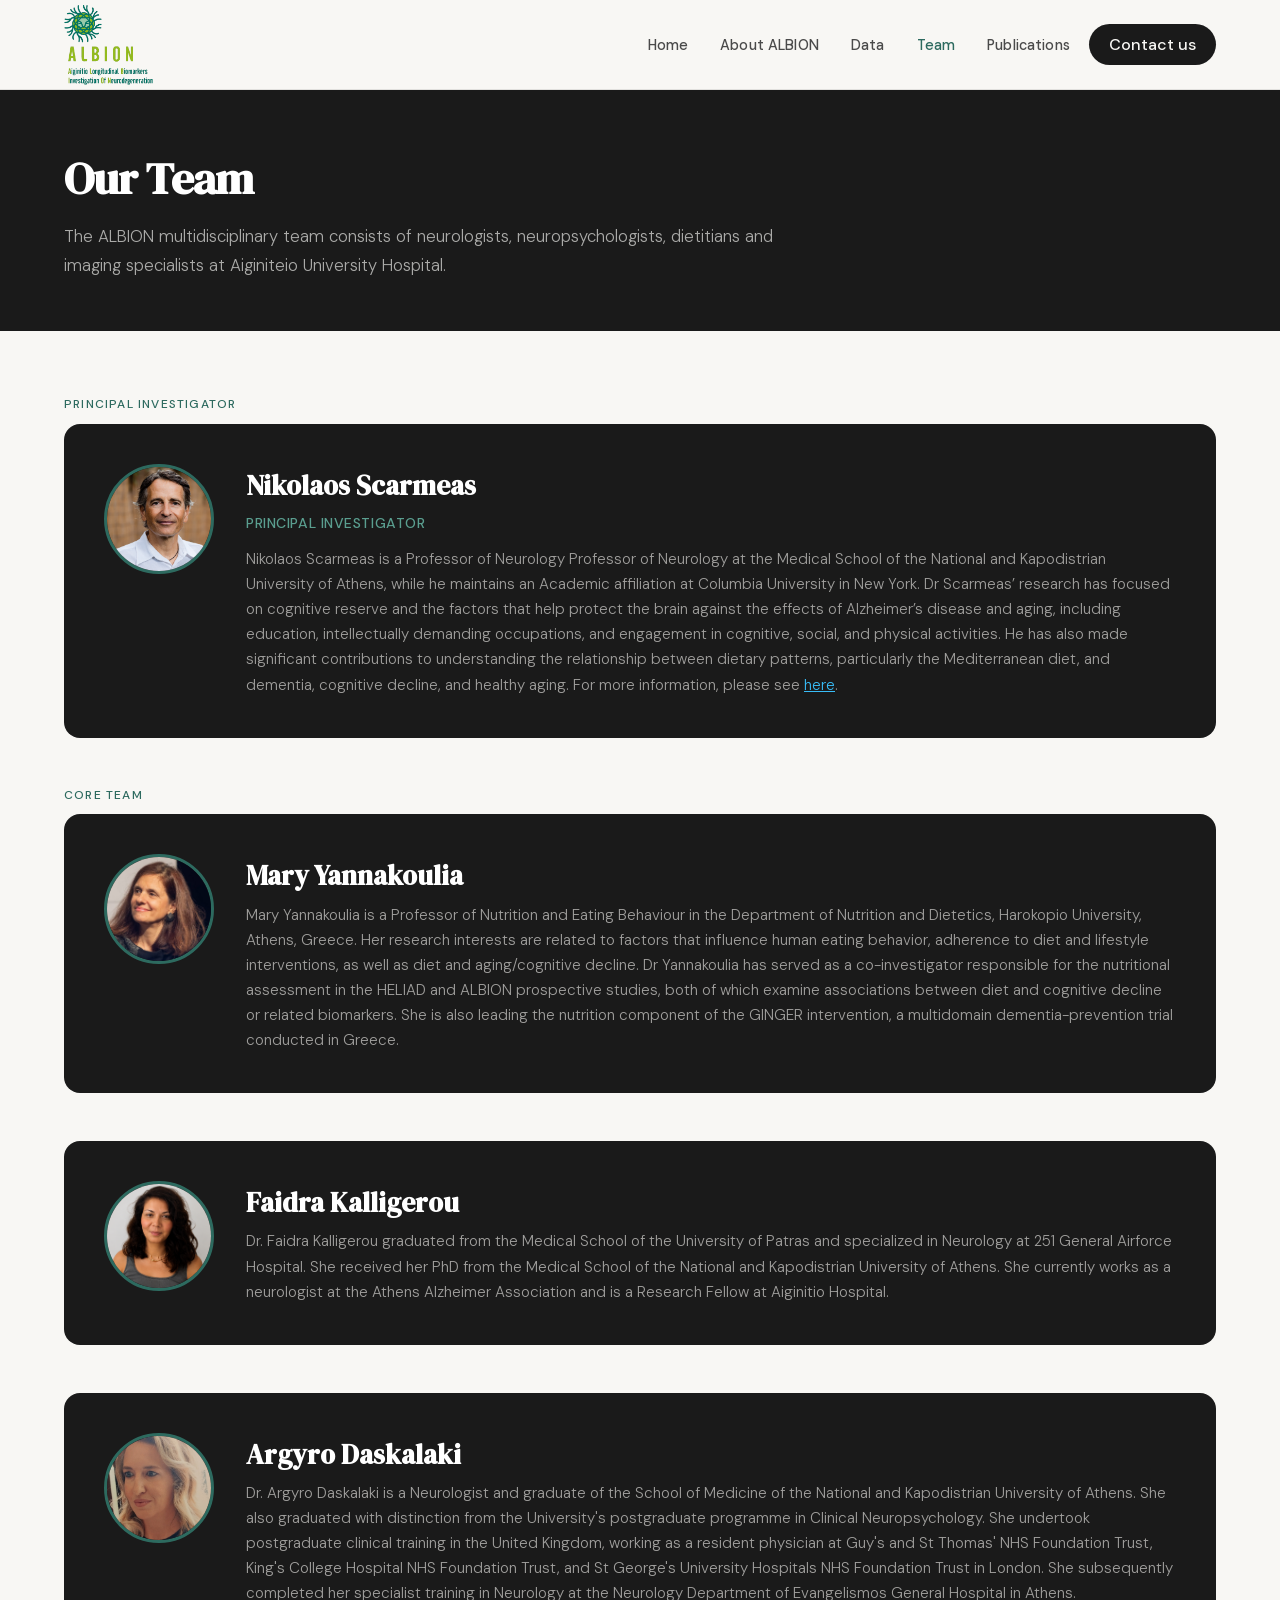
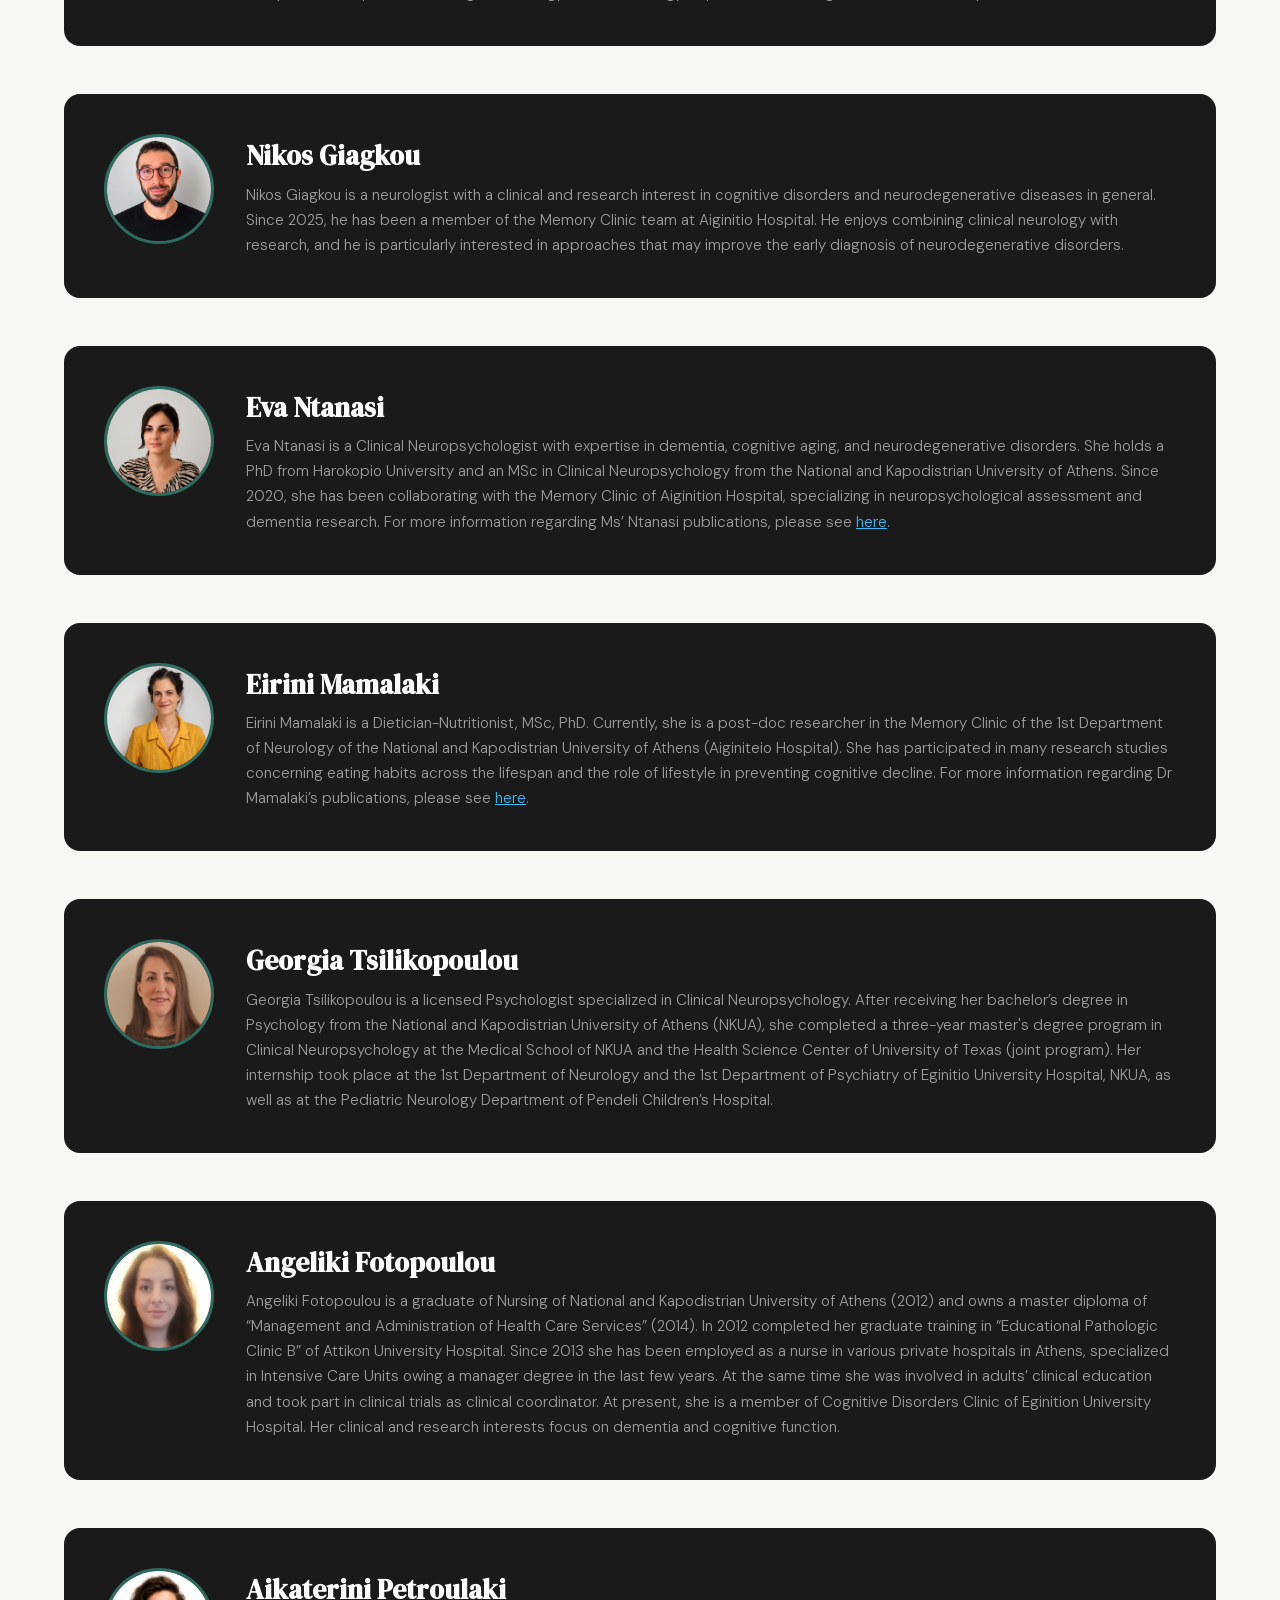
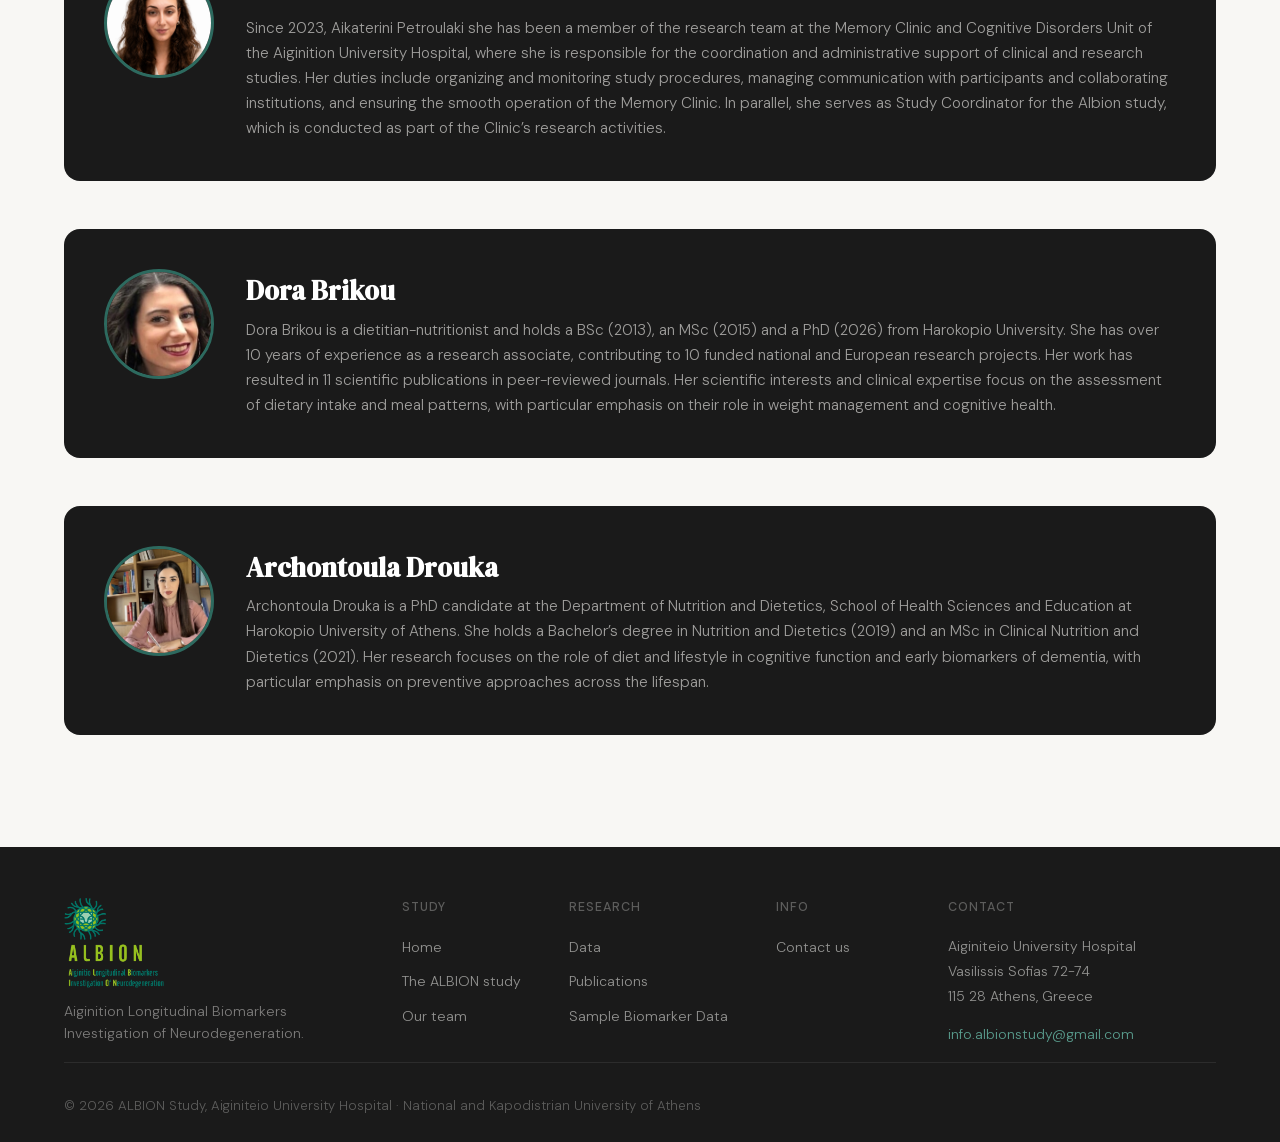
<file: team.html>
<!DOCTYPE html>
<html lang="en">
<head>
  <!-- Google tag (gtag.js) -->
  <script async src="https://www.googletagmanager.com/gtag/js?id=G-7PYHZVJ7TZ"></script>
  <script>
    window.dataLayer = window.dataLayer || [];
    function gtag(){dataLayer.push(arguments);}
    gtag('js', new Date());

    gtag('config', 'G-7PYHZVJ7TZ');
  </script>
  <meta charset="UTF-8"/>
  <meta name="viewport" content="width=device-width, initial-scale=1.0"/>
  <title>Our Team — ALBION Study</title>
  <link rel="stylesheet" href="style.css"/>
  <style>
    .team-body { max-width: var(--max); margin: 0 auto; padding: 5vw; }
    .team-grid { display: grid; grid-template-columns: repeat(auto-fill, minmax(240px, 1fr)); gap: 1.5rem; margin-top: 3rem; }
    .team-card { background: white; border: 1px solid var(--line); border-radius: var(--radius-lg); padding: 2rem; text-align: center; transition: box-shadow .2s, transform .2s; cursor: pointer; }
    .team-card:hover { box-shadow: 0 8px 30px rgba(0,0,0,.07); transform: translateY(-3px); }
    .avatar { width: 72px; height: 72px; border-radius: 50%; background: var(--accent-light); display: flex; align-items: center; justify-content: center; margin: 0 auto 1.2rem; font-family: 'DM Serif Display', serif; font-size: 1.5rem; color: var(--accent); font-weight: 400; }
    .team-card h3 { font-family: 'DM Serif Display', serif; font-size: 1.1rem; color: var(--ink); margin-bottom: 0.3rem; }
    .team-card .role { font-size: 0.82rem; color: var(--accent); font-weight: 500; letter-spacing: 0.03em; }
    .team-card .affil { font-size: 0.82rem; color: var(--ink-3); font-weight: 300; margin-top: 0.3rem; }

    .pi-card { background: var(--ink); color: var(--paper); border-radius: var(--radius-lg); padding: 2.5rem; display: flex; gap: 2rem; align-items: flex-start; margin-bottom: 3rem; flex-wrap: nowrap; cursor: pointer; transition: opacity .2s;  }
    .pi-card:hover { opacity: 0.92; }
    .pi-avatar { width: 90px; height: 90px; border-radius: 50%; background: var(--accent); display: flex; align-items: center; justify-content: center; font-family: 'DM Serif Display', serif; font-size: 2rem; color: white; flex-shrink: 0; }
    .pi-info h2 { font-family: 'DM Serif Display', serif; font-size: 1.7rem; color: white; margin-bottom: 0.3rem; }
    .pi-info .pi-role { font-size: 0.88rem; color: var(--accent-mid); font-weight: 500; letter-spacing: 0.04em; text-transform: uppercase; margin-bottom: 0.8rem; }
    .pi-info p { color: rgba(248,247,244,.6); font-size: 0.95rem; font-weight: 300; line-height: 1.65; max-width: 60ch; }
    .pi-photo {
      width: 110px;
      height: 110px;
      border-radius: 50%;
      object-fit: cover;
      flex-shrink: 0;
      border: 3px solid var(--accent);
    }

    a {
      color: #38bdf8;
    }

    /* Modal overlay */
    .modal-overlay {
      display: none; position: fixed; inset: 0;
      background: rgba(0,0,0,.45); z-index: 1000;
      align-items: center; justify-content: center;
      padding: 1rem;
      overflow-y: auto;
    }
    .modal-overlay.open { display: flex; animation: fadeIn .2s ease; }

    @media(max-width:600px) {
      .pi-photo {
        width: 90px;
        height: 90px;
      }
    }

    .modal {
      background: white; border-radius: var(--radius-lg);
      max-width: 680px; width: 100%;
      box-shadow: 0 24px 80px rgba(0,0,0,.18);
      animation: slideUp .22s ease;
      overflow: hidden;
      max-height: 90vh;
      overflow-y: auto;
    }


    @keyframes slideUp { from { transform: translateY(16px); opacity: 0; } to { transform: translateY(0); opacity: 1; } }

    .modal-top { background: var(--ink); padding: 2rem 2rem 1.8rem; display: flex; gap: 1.5rem; align-items: center; position: relative; }
    .modal-x { position: absolute; top: 1rem; right: 1rem; width: 32px; height: 32px; border-radius: 50%; background: rgba(255,255,255,.1); border: none; cursor: pointer; display: flex; align-items: center; justify-content: center; transition: background .15s; }
    .modal-x:hover { background: rgba(255,255,255,.22); }
    .modal-x svg { width: 14px; height: 14px; stroke: white; stroke-width: 2; fill: none; }
    .modal-avatar { width: 64px; height: 64px; border-radius: 50%; background: var(--accent); display: flex; align-items: center; justify-content: center; font-family: 'DM Serif Display', serif; font-size: 1.4rem; color: white; flex-shrink: 0; }
    .modal-name { font-family: 'DM Serif Display', serif; font-size: 1.4rem; color: white; margin-bottom: 0.2rem; }
    .modal-role { font-size: 0.8rem; color: var(--accent-mid); font-weight: 500; letter-spacing: 0.04em; text-transform: uppercase; }

    .modal-body { padding: 1.8rem 2rem 2rem; }
    .modal-bio { color: var(--ink-2); font-size: 0.95rem; font-weight: 300; line-height: 1.75; margin-bottom: 1.2rem; }
    .modal-tags { display: flex; flex-wrap: wrap; gap: 8px; margin-bottom: 1.5rem; }
    .modal-tag { background: var(--accent-light); color: var(--accent); font-size: 0.75rem; font-weight: 500; padding: 4px 12px; border-radius: 100px; }
    .modal-close { width: 100%; background: var(--paper-2); border: 1px solid var(--line); border-radius: 100px; padding: 10px; font-family: inherit; font-size: 0.9rem; font-weight: 500; color: var(--ink-2); cursor: pointer; transition: background .15s; }
    .modal-close:hover { background: var(--line); }

    @media(max-width:600px){ .pi-card{flex-direction:column} .modal{margin:1rem} }

    @media(max-width:600px) {
      .modal-overlay {
        padding: 1rem;
        align-items: center;
        justify-content: center;
      }

      .modal {
        width: 100%;
        max-width: 94vw;
        max-height: 78vh;
        border-radius: 16px;
        overflow-y: auto;
      }

      .modal-top {
        padding: 1.4rem 1.2rem 1rem;
        padding-right: 3.4rem;
      }

      .modal-body {
        padding: 1.2rem;
      }

      .modal-x {
        top: 0.8rem;
        right: 0.8rem;
        width: 38px;
        height: 38px;
        z-index: 10;
      }
    }
    .modal-x svg {
      pointer-events: none;
    }
  </style>
</head>
<body>

<div id="site-nav"></div>

<div class="page-hero">
  <div class="page-hero-inner">
<!--    <div class="tag">People</div>-->
    <h1>Our Team</h1>
    <p>The ALBION multidisciplinary team consists of neurologists, neuropsychologists, dietitians and imaging specialists at Aiginiteio University Hospital.</p>
  </div>
</div>

<div class="team-body">

  <div class="section-label">Principal Investigator</div>
  <div class="pi-card" onclick="openModal('ns')">
    <img src="bio/Scarmeas.jpg" alt="Nikolaos Scarmeas" class="pi-photo">
    <div class="pi-info">
      <h2>Nikolaos Scarmeas</h2>
      <div class="pi-role">Principal Investigator</div>
      <p style="max-width:100%;">Nikolaos Scarmeas is a Professor of Neurology Professor of Neurology at the Medical School of the National and Kapodistrian
        University of Athens, while he maintains an Academic affiliation at Columbia University in New York.
        Dr Scarmeas’ research has focused on cognitive reserve and the factors that help protect the brain against
        the effects of Alzheimer’s disease and aging, including education, intellectually demanding occupations,
        and engagement in cognitive, social, and physical activities. He has also made significant contributions
        to understanding the relationship between dietary patterns, particularly the Mediterranean diet, and dementia, cognitive decline, and healthy aging.
        For more information, please see <a href="https://www.ncbi.nlm.nih.gov/pubmed?cmd=search&term=Scarmeas+N%5Bau%5D&dispmax=50" target="_blank">here</a>.</p>

    </div>
  </div>

  <div class="section-label" style="margin-top:2rem;">Core Team</div>



  <div class="pi-card" onclick="openModal('my')">
    <img src="bio/Yannakoulia_Dec2025_2.jpg" alt="Mary Yannakoulia" class="pi-photo">
    <div class="pi-info">
      <h2>Mary Yannakoulia</h2>
      <p style="max-width:100%;">Mary Yannakoulia is a Professor of Nutrition and Eating Behaviour in the Department of Nutrition and Dietetics, Harokopio University, Athens, Greece. Her research interests are related to factors that influence human eating behavior, adherence to diet and lifestyle interventions, as well as diet and aging/cognitive decline. Dr Yannakoulia has served as a co-investigator responsible for the nutritional assessment in the HELIAD and ALBION prospective studies, both of which examine associations between diet and cognitive decline or related biomarkers. She is also leading the nutrition component of the GINGER intervention, a multidomain dementia-prevention trial conducted in Greece.</p>
    </div>
  </div>


  <div class="pi-card" onclick="openModal('fk')">
    <img src="bio/kalligerou_2.png" alt="Faidra Kalligerou" class="pi-photo">
    <div class="pi-info">
      <h2>Faidra Kalligerou</h2>
      <p style="max-width:100%;">Dr. Faidra Kalligerou graduated from the Medical School of the University of Patras and specialized in Neurology at 251 General Airforce Hospital. She received her PhD from the Medical School of the National and Kapodistrian University of Athens. She currently works as a neurologist at the Athens Alzheimer Association and is a Research Fellow at Aiginitio Hospital.</p>
    </div>
  </div>


  <div class="pi-card" onclick="openModal('ad')">
    <img src="bio/Daskalaki.jpg" alt="Argyro Daskalaki" class="pi-photo">
    <div class="pi-info">
      <h2>Argyro Daskalaki</h2>
      <p style="max-width:100%;">Dr. Argyro Daskalaki is a Neurologist and graduate of the School of Medicine of the National and Kapodistrian University of Athens. She also graduated with distinction from the University's postgraduate programme in Clinical Neuropsychology. She undertook postgraduate clinical training in the United Kingdom, working as a resident physician at Guy's and St Thomas' NHS Foundation Trust, King's College Hospital NHS Foundation Trust, and St George's University Hospitals NHS Foundation Trust in London. She subsequently completed her specialist training in Neurology at the Neurology Department of Evangelismos General Hospital in Athens.</p>
    </div>
  </div>


  <div class="pi-card" onclick="openModal('')">
    <img src="bio/uagkou.png" alt="Nikos Giagkou" class="pi-photo">
    <div class="pi-info">
      <h2>Nikos Giagkou</h2>
      <p style="max-width:100%;">Nikos Giagkou is a neurologist with a clinical and research interest in cognitive disorders and neurodegenerative diseases in general. Since 2025, he has been a member of the Memory Clinic team at Aiginitio Hospital. He enjoys combining clinical neurology with research, and he is particularly interested in approaches that may improve the early diagnosis of neurodegenerative disorders.</p>
    </div>
  </div>


  <div class="pi-card" onclick="openModal('en')">
    <img src="bio/danasi.png" alt="Eva Ntanasi" class="pi-photo">
    <div class="pi-info">
      <h2>Eva Ntanasi</h2>
      <p style="max-width:100%;">Eva Ntanasi is a Clinical Neuropsychologist with expertise in dementia, cognitive aging, and neurodegenerative disorders.
        She holds a PhD from Harokopio University and an MSc in Clinical Neuropsychology from the National and Kapodistrian University of Athens.
        Since 2020, she has been collaborating with the Memory Clinic of Aiginition Hospital, specializing in neuropsychological assessment and dementia research.
        For more information regarding Ms’ Ntanasi publications, please see <a href="https://www.ncbi.nlm.nih.gov/pubmed/?term=ntanasi+e" target="_blank">here</a>. </p>
    </div>
  </div>

  <div class="pi-card" onclick="openModal('em')">
    <img src="bio/Mamalaki.png" alt="Eirini Mamalaki" class="pi-photo">
    <div class="pi-info">
      <h2>Eirini Mamalaki</h2>
      <p style="max-width:100%;">Eirini Mamalaki is a Dietician-Nutritionist, MSc, PhD. Currently, she is a post-doc researcher in the Memory Clinic of the 1st Department of Neurology
        of the National and Kapodistrian University of Athens (Aiginiteio Hospital). She has participated in many research studies concerning eating habits across the
        lifespan and the role of lifestyle in preventing cognitive decline.
        For more information regarding Dr Mamalaki’s publications, please see <a href="https://pubmed.ncbi.nlm.nih.gov/?term=mamalaki%20eirini&page=3" target="_blank">here</a>.</p>
    </div>
  </div>

  <div class="pi-card" onclick="openModal('gt')">
    <img src="bio/photo_Tsilikopoulou2.jpg" alt="Georgia Tsilikopoulou" class="pi-photo">
    <div class="pi-info">
      <h2>Georgia Tsilikopoulou</h2>
      <p style="max-width:100%;">Georgia Tsilikopoulou is a licensed Psychologist specialized in Clinical
        Neuropsychology. After receiving her bachelor’s degree in Psychology
        from the National and Kapodistrian University of Athens (NKUA), she
        completed a three-year master's degree program in Clinical
        Neuropsychology at the Medical School of NKUA and the Health Science
        Center of University of Texas (joint program). Her internship took place at
        the 1st Department of Neurology and the 1st Department of Psychiatry of
        Eginitio University Hospital, NKUA, as well as at the Pediatric Neurology
        Department of Pendeli Children’s Hospital.</p>
    </div>
  </div>

  <div class="pi-card" onclick="openModal('')">
    <img src="bio/fotopoulou2.jpg" alt="Angeliki Fotopoulou" class="pi-photo">
    <div class="pi-info">
      <h2>Angeliki Fotopoulou</h2>
      <p style="max-width:100%;">Angeliki Fotopoulou is a graduate of Nursing of National and Kapodistrian University of Athens (2012) and owns a master diploma of “Management and Administration of Health Care Services” (2014). In 2012 completed her graduate training in “Educational Pathologic Clinic B” of Attikon University Hospital. Since 2013 she has been employed as a nurse in various private hospitals in Athens, specialized in Intensive Care Units owing a manager degree in the last few years. At the same time she was involved in adults’ clinical education and took part in clinical trials as clinical coordinator. At present, she is a member of Cognitive Disorders Clinic of Eginition University Hospital. Her clinical and research interests focus on dementia and cognitive function.</p>
    </div>
  </div>


  <div class="pi-card" onclick="openModal('')">
    <img src="bio/petroulaki2.png" alt="Aikaterini Petroulaki" class="pi-photo">
    <div class="pi-info">
      <h2>Aikaterini Petroulaki</h2>
      <p style="max-width:100%;">Since 2023, Aikaterini Petroulaki she has been a member of the research team at the Memory Clinic and Cognitive Disorders Unit of the Aiginition University Hospital, where she is responsible for the coordination and administrative support of clinical and research studies. Her duties include organizing and monitoring study procedures, managing communication with participants and collaborating institutions, and ensuring the smooth operation of the Memory Clinic. In parallel, she serves as Study Coordinator for the Albion study, which is conducted as part of the Clinic’s research activities.</p>
    </div>
  </div>

  <div class="pi-card" onclick="openModal('')">
    <img src="bio/Briko2.jpg" alt="Dora Brikou" class="pi-photo">
    <div class="pi-info">
      <h2>Dora Brikou</h2>
      <p style="max-width:100%;">Dora Brikou is a dietitian-nutritionist and holds a BSc (2013), an MSc (2015) and a PhD (2026) from Harokopio University. She has over 10 years of experience as a research associate, contributing to 10 funded national and European research projects. Her work has resulted in 11 scientific publications in peer-reviewed journals. Her scientific interests and clinical expertise focus on the assessment of dietary intake and meal patterns, with particular emphasis on their role in weight management and cognitive health.</p>
    </div>
  </div>

  <div class="pi-card" onclick="openModal('ard')">
    <img src="bio/Drouka.jpg" alt="Archontoula Drouka" class="pi-photo">
    <div class="pi-info">
      <h2>Archontoula Drouka</h2>
      <p style="max-width:100%;">Archontoula Drouka is a PhD candidate at the Department of Nutrition and Dietetics, School of Health Sciences and Education at Harokopio University of Athens. She holds a Bachelor’s degree in Nutrition and Dietetics (2019) and an MSc in Clinical Nutrition and Dietetics (2021). Her research focuses on the role of diet and lifestyle in cognitive function and early biomarkers of dementia, with particular emphasis on preventive approaches across the lifespan.</p>
    </div>
  </div>




<!--  <div class="team-grid">-->
<!--    -->
<!--    <div class="team-card" onclick="openModal('fk')">-->
<!--      <div class="avatar">FK</div>-->
<!--      <h3>Fotini Kalligerou</h3>-->
<!--      <div class="role">Researcher</div>-->
<!--      <div class="affil">Clinical Assessment</div>-->
<!--    </div>-->
<!--    <div class="team-card" onclick="openModal('ad')">-->
<!--      <div class="avatar">AD</div>-->
<!--      <h3>Aikaterini Daskalaki</h3>-->
<!--      <div class="role">Researcher</div>-->
<!--      <div class="affil">Clinical Coordination</div>-->
<!--    </div>-->
<!--    <div class="team-card" onclick="openModal('en')">-->
<!--      <div class="avatar">EN</div>-->
<!--      <h3>Eva Ntanasi</h3>-->
<!--      <div class="role">Researcher</div>-->
<!--      <div class="affil">Neuropsychology &amp; Biomarkers</div>-->
<!--    </div>-->
<!--    <div class="team-card" onclick="openModal('gt')">-->
<!--      <div class="avatar">GT</div>-->
<!--      <h3>Georgia Tsilikopoulou</h3>-->
<!--      <div class="role">Researcher</div>-->
<!--      <div class="affil">Study Coordination</div>-->
<!--    </div>-->
<!--    <div class="team-card" onclick="openModal('af')">-->
<!--      <div class="avatar">AF</div>-->
<!--      <h3>Aggeliki Fotopoulou</h3>-->
<!--      <div class="role">Researcher</div>-->
<!--      <div class="affil">Data Management</div>-->
<!--    </div>-->
<!--    <div class="team-card" onclick="openModal('em')">-->
<!--      <div class="avatar">EM</div>-->
<!--      <h3>Efthimia Mamalaki</h3>-->
<!--      <div class="role">Researcher</div>-->
<!--      <div class="affil">Diet &amp; Lifestyle Assessment</div>-->
<!--    </div>-->
<!--    <div class="team-card" onclick="openModal('vp')">-->
<!--      <div class="avatar">VP</div>-->
<!--      <h3>Vicky Petroulaki</h3>-->
<!--      <div class="role">Researcher</div>-->
<!--      <div class="affil">Clinical Assessments</div>-->
<!--    </div>-->
<!--    <div class="team-card" onclick="openModal('ey')">-->
<!--      <div class="avatar">EY</div>-->
<!--      <h3>Eleni Yagkou</h3>-->
<!--      <div class="role">Researcher</div>-->
<!--      <div class="affil">Study Coordination</div>-->
<!--    </div>-->
<!--    <div class="team-card" onclick="openModal('db')">-->
<!--      <div class="avatar">DB</div>-->
<!--      <h3>Dimitra Brikou</h3>-->
<!--      <div class="role">Researcher</div>-->
<!--      <div class="affil">Nutritional Science</div>-->
<!--    </div>-->
<!--    <div class="team-card" onclick="openModal('adr')">-->
<!--      <div class="avatar">AD</div>-->
<!--      <h3>Archontoula Drouka</h3>-->
<!--      <div class="role">Researcher</div>-->
<!--      <div class="affil">Diet &amp; Biomarkers</div>-->
<!--    </div>-->
<!--  </div>-->

<!--  <div style="margin-top:3rem; background:var(&#45;&#45;paper-2); border-radius:var(&#45;&#45;radius-lg); padding:2rem;">-->
<!--    <p style="color:var(&#45;&#45;ink-2); font-size:.95rem; font-weight:300; line-height:1.7;">The ALBION study is conducted at the Cognitive Disorders Outpatient Clinic of <strong style="font-weight:500; color:var(&#45;&#45;ink);">Aiginiteio Hospital, National and Kapodistrian University of Athens (NKUA)</strong>. The study involves collaborations with experts in molecular biology, neuroimaging, dietetics, and epidemiology across multiple departments.</p>-->
<!--  </div>-->

</div>

<!-- MODAL -->
<div class="modal-overlay" id="modal-overlay" onclick="closeModal(event)">
  <div class="modal" id="modal">
    <div class="modal-top">
      <div class="modal-avatar" id="modal-initials"></div>
      <div>
        <div class="modal-name" id="modal-name"></div>
        <div class="modal-role" id="modal-role"></div>
      </div>
      <button class="modal-x" onclick="closeModal()">
        <svg viewBox="0 0 14 14"><line x1="1" y1="1" x2="13" y2="13"/><line x1="13" y1="1" x2="1" y2="13"/></svg>
      </button>
    </div>
    <div class="modal-body">
      <p class="modal-bio" id="modal-bio"></p>
      <div class="modal-tags" id="modal-tags"></div>
    </div>
  </div>
</div>

<!--<div class="cta-band">-->
<!--  <h2>Want to collaborate with our team?</h2>-->
<!--  <p>We are always open to new scientific partnerships and data-sharing collaborations.</p>-->
<!--  <a href="contact.html" class="btn-white">Get in touch</a>-->
<!--</div>-->

<div id="site-footer"></div>
<script src="shared.js"></script>
<script>
  const members = {
    ns: {
      initials: 'NS', name: 'Nikolaos Scarmeas', role: 'Principal Investigator',
      bio: 'Dr Scarmeas has been the Principal Investigator in studies funded, among others by the Alzheimer\'s Association and the NIH-NIA, and a Co-Investigator in multiple others. His research work has resulted in more than 300 original PubMed publications in international journals and multiple presentations in internationally acclaimed scientific conferences – meetings, accumulating over 56,500 citations and an h-index of 106. He reviews for multiple international scientific journals and international funding agencies including the Alzheimer’s Association, the NIH, the European Union programs (i.e. Marie Curie, European Research Council, Horizon programs) etc.',
      tags: []
    },
    my: {
      initials: 'MY', name: 'Mary Yannakoulia', role: '',
      bio: 'She has co-authored >340 scientific publications in highly esteemed journals (including New England Journal of medicine, Lancet Neurology, Metabolism, Heart) (H-index = 55) and presented her research in in international scientific conferences - meetings.In 2009 she received a Fulbright research award to study associations between diet and metabolic parameters in Mediterranean and non-Mediterranean populations and in 2023 the Honorary European Dietetic Fellowship Award 2023 from the European Federation of Dietetic Associations. From 2013 to 2021, she was the Representative of Greece in the High-Level Group for Nutrition and Physical Activity of the European Commission, whereas in 2017-- 2022 has been the President of the National (Greek) Nutrition Policy Committee. She is member of the Editorial board of Metabolism (Elsevier).',
      tags: []
    },
    fk: {
      initials: 'FK', name: 'Faidra Kalligerou', role: '',
      bio: 'She has participated in several international and greek conferences with announcements and presentations. She is involved in Greek and international research programs on dementia and neurodegenerative diseases. Her clinical and research interest is focused on neurodegenerative diseases of the brain and in particular on the biological markers of dementia and the prevention of Alzheimer\'s disease.',
      tags: []
    },
    ad: {
      initials: 'AD', name: 'Argyro Daskalaki', role: '',
      bio: 'Dr. Daskalaki was a founding member of the Memory Clinic of the Athens Polyclinic. Since 2014, she has been actively involved in the Specialized Clinic for Cognitive Disorders at the 1st  Department of Neurology of Aiginiteio Hospital, where she has served as an external collaborator since 2020. Her clinical and research interests focus on dementia, mild cognitive impairment, and other neurodegenerative disorders. She currently participates as a Sub-Investigator in clinical research studies involving Mild Cognitive Impairment (MCI) and early-stage dementia. In her daily practice, Dr. Daskalaki is committed to delivering evidence-based, patient-centred neurological care of the highest standard, promoting active patient engagement and shared decision-making throughout the diagnostic and therapeutic process.',
      tags: []
    },
    en: {
      initials: 'EN', name: 'Eva Ntanasi', role: '',
      bio: 'Her research focuses on Alzheimer’s disease, dementia and cognitive decline prevention. She has participated in numerous national and European research projects and has served as a cognitive rater and study coordinator in multiple international clinical trials on Alzheimer’s disease.',
      tags: []
    },
    gt: {
      initials: 'GT', name: 'Georgia Tsilikopoulou', role: '',
      bio: 'Since 2014, she has been working in private practice as a clinical neuropsychologist, providing neuropsychological assessment and intervention services to both adults and children. Since September 2021, she has also been a member of the Cognitive Disorders Clinic of Eginitio University Hospital, NKUA where she contributes to both clinical care and research activities. Her clinical and research interests focus on neurodegenerative and neurodevelopmental disorders.',
      tags: []
    },
    af: {
      initials: 'AF', name: 'Aggeliki Fotopoulou', role: 'Researcher',
      bio: 'Responsible for data management and database curation within the ALBION study. Her work ensures the integrity and accessibility of the multidimensional longitudinal dataset.',
      tags: ['Data Management', 'Database', 'Data Integrity']
    },
    em: {
      initials: 'EM', name: 'Eirini Mamalaki', role: '',
      bio: 'Her research interests focus on eating behavior and eating habits, on lifestyle and their relation with cognitive health of older people. She has published >30 scientific articles in international peer review journals and >25 communications in conferences.',
      tags: []
    },
    vp: {
      initials: 'VP', name: 'Vicky Petroulaki', role: '',
      bio: 'Performs clinical assessments and neurological examinations as part of the ALBION evaluation protocol, contributing to the standardised clinical characterisation of participants.',
      tags: ['Clinical Assessments', 'Neurology', 'Participant Evaluation']
    },
    ey: {
      initials: 'EY', name: 'Eleni Yagkou', role: 'Researcher',
      bio: 'Supports the coordination and operational management of the ALBION study, assisting with participant communication, visit scheduling, and protocol implementation.',
      tags: ['Study Coordination', 'Participant Communication']
    },
    db: {
      initials: 'DB', name: 'Dimitra Brikou', role: 'Researcher',
      bio: 'A nutritional scientist whose research within ALBION focuses on eating patterns, meal timing, and dietary behaviours in relation to cognitive performance and Alzheimer\'s disease biomarkers. She has co-authored multiple ALBION publications on diet and cognition.',
      tags: ['Nutritional Science', 'Eating Patterns', 'Meal Timing', 'Cognition']
    },
    ard: {
      initials: 'AD', name: 'Archontoula Drouka', role: '',
      bio: 'Since 2021 she has been collaborating with the Department of Nutrition and Dietetics at Harokopio University on research projects related to dementia prevention, as well as the development of effective strategies for preventing childhood obesity. At the same time, she collaborates with the Medical School of the National and Kapodistrian University of Athens as an external associate in studies on the preventive management of modifiable risk factors for Alzheimer’s disease and in clinical trials aiming to address the disease.' +
              ' Her scientific work includes publications in peer reviewed international journals, and she has presented her research at national and international conferences.',
      tags: []
    }
  };

  function openModal(id) {
    const m = members[id];
    if (!m) return;
    document.getElementById('modal-initials').textContent = m.initials;
    document.getElementById('modal-name').textContent = m.name;
    document.getElementById('modal-role').textContent = m.role;
    document.getElementById('modal-bio').textContent = m.bio;
    const tagsEl = document.getElementById('modal-tags');
    tagsEl.innerHTML = m.tags.map(t => `<span class="modal-tag">${t}</span>`).join('');
    document.getElementById('modal-overlay').classList.add('open');
    document.body.style.overflow = 'hidden';
  }

  function closeModal(e) {
    if (e && e.target !== document.getElementById('modal-overlay') && e.target.className !== 'modal-close') return;
    document.getElementById('modal-overlay').classList.remove('open');
    document.body.style.overflow = '';
  }

  document.addEventListener('keydown', e => { if (e.key === 'Escape') closeModal(); });
</script>
</body>
</html>
</file>
<file: style.css>
/* ============================================================
   ALBION — Shared Stylesheet
   ============================================================ */

/*@import url('https://fonts.googleapis.com/css2?family=DM+Serif+Display:ital@0;1&family=DM+Sans:ital,opsz,wght@0,9..40,300;0,9..40,400;0,9..40,500;1,9..40,300&display=swap');*/
@font-face { font-family:'DM Sans'; font-weight:300; font-style:normal; src:url('fonts/dm-sans-300.woff2') format('woff2'); }
@font-face { font-family:'DM Sans'; font-weight:300; font-style:italic; src:url('fonts/dm-sans-300-italic.woff2') format('woff2'); }
@font-face { font-family:'DM Sans'; font-weight:400; font-style:normal; src:url('fonts/dm-sans-400.woff2') format('woff2'); }
@font-face { font-family:'DM Sans'; font-weight:500; font-style:normal; src:url('fonts/dm-sans-500.woff2') format('woff2'); }
@font-face { font-family:'DM Serif Display'; font-weight:400; font-style:normal; src:url('fonts/dm-serif-regular.woff2') format('woff2'); }
@font-face { font-family:'DM Serif Display'; font-weight:400; font-style:italic; src:url('fonts/dm-serif-italic.woff2') format('woff2'); }

*, *::before, *::after { box-sizing: border-box; margin: 0; padding: 0; }

:root {
  --ink: #1a1a1a;
  --ink-2: #4a4a4a;
  --ink-3: #888;
  --paper: #f8f7f4;
  --paper-2: #efeee9;
  --white: #ffffff;
  --accent: #2d6a5f;
  --accent-light: #d4e8e4;
  --accent-mid: #5a9e8f;
  --line: rgba(26,26,26,0.1);
  --radius: 4px;
  --radius-lg: 16px;
  --max: 1300px;
}

html { scroll-behavior: smooth; }

body {
  font-family: 'DM Sans', sans-serif;
  background: var(--paper);
  color: var(--ink);
  font-size: 16px;
  line-height: 1.6;
  overflow-x: hidden;
}

/* ---- NAVIGATION ---- */
body > nav {
  position: sticky; top: 0; z-index: 100;
  background: var(--paper);
  border-bottom: 1px solid var(--line);
  padding: 0 5vw;
  display: flex; align-items: center; justify-content: space-between;
  height: 90px;
}

.nav-logo {
  display: flex; align-items: center; gap: 10px;
  text-decoration: none;
}

.nav-logo img {
  height: 80px;
  width: auto;
  display: block;
}

.nav-logo-text {
  font-family: 'DM Serif Display', serif;
  font-size: 1.3rem; color: var(--ink); letter-spacing: -0.01em;
}

.nav-links { display: flex; gap: 2rem; list-style: none; margin: 0; padding: 0; }

.nav-links a {
  text-decoration: none; color: var(--ink-2);
  font-size: 0.9rem; font-weight: 500; letter-spacing: 0.01em;
  transition: color 0.2s;
}
.nav-links a:hover, .nav-links a.active { color: var(--accent); }

.nav-cta {
  background: var(--ink); color: var(--paper) !important;
  padding: 8px 20px; border-radius: 100px; font-weight: 500 !important;
  transition: background 0.2s !important; text-decoration: none;
  white-space: nowrap;
}
.nav-cta:hover { background: var(--accent) !important; }

/* ---- SHARED ELEMENTS ---- */
.container { max-width: var(--max); margin: 0 auto; padding: 0 5vw; }

.section-label {
  font-size: 0.75rem; letter-spacing: 0.1em; text-transform: uppercase;
  color: var(--accent); font-weight: 500; margin-bottom: 0.6rem;
}

.section-title {
  font-family: 'DM Serif Display', serif;
  font-size: clamp(1.8rem, 2.5vw, 2.8rem);
  letter-spacing: -0.02em; line-height: 1.15;
  color: var(--ink); margin-bottom: 1rem;
}

.section-sub {
  color: var(--ink-2); font-size: 1.05rem; font-weight: 300;
  max-width: 65ch; line-height: 1.7;
}

.tag {
  display: inline-flex; align-items: center; gap: 7px;
  font-size: 0.78rem; font-weight: 500; letter-spacing: 0.07em;
  text-transform: uppercase; color: var(--accent);
  background: var(--accent-light); padding: 4px 13px; border-radius: 100px;
  margin-bottom: 1.2rem;
}
.tag::before { content:''; width:6px; height:6px; border-radius:50%; background:var(--accent); display:block; }

.btn-primary {
  background: var(--ink); color: var(--paper);
  padding: 11px 26px; border-radius: 100px; text-decoration: none;
  font-weight: 500; font-size: 0.95rem; display: inline-block;
  transition: background 0.2s, transform 0.15s;
}
.btn-primary:hover { background: var(--accent); transform: translateY(-1px); }

.btn-secondary {
  background: transparent; color: var(--ink);
  padding: 10px 26px; border-radius: 100px; border: 1.5px solid var(--line);
  text-decoration: none; font-weight: 500; font-size: 0.95rem; display: inline-block;
  transition: border-color 0.2s, background 0.2s;
}
.btn-secondary:hover { border-color: var(--accent); background: var(--accent-light); }

.btn-outline-accent {
  background: transparent; color: var(--accent);
  padding: 10px 26px; border-radius: 100px; border: 1.5px solid var(--accent);
  text-decoration: none; font-weight: 500; font-size: 0.92rem; display: inline-block;
  transition: background 0.2s, color 0.2s;
}
.btn-outline-accent:hover { background: var(--accent); color: white; }

/* ---- BANNER ---- */
.banner {
  background: var(--accent-light);
  border-top: 1px solid rgba(45,106,95,.15);
  border-bottom: 1px solid rgba(45,106,95,.15);
  padding: 13px 5vw;
  display: flex; align-items: center; gap: 1.5rem; font-size: 0.9rem;
}
.banner-label {
  font-size: 0.73rem; letter-spacing: 0.07em; text-transform: uppercase;
  font-weight: 500; color: var(--accent); white-space: nowrap;
}
.banner-text { color: var(--ink-2); }
.banner-link { margin-left: auto; color: var(--accent); font-weight: 500; text-decoration: none; white-space: nowrap; font-size: 0.88rem; }
.banner-link:hover { text-decoration: underline; }

/* ---- STATS ROW ---- */
.stats-row {
  background: var(--ink); color: var(--paper);
  padding: 3.5vw 5vw;
  display: grid; grid-template-columns: repeat(4,1fr); gap: 2rem; text-align: center;
}
.stat-num {
  font-family: 'DM Serif Display', serif;
  font-size: clamp(2rem, 2.8vw, 2.8rem);
  color: var(--accent-mid); display: block; line-height: 1; margin-bottom: 0.4rem;
}
.stat-label { font-size: 0.85rem; color: rgba(248,247,244,.55); font-weight: 300; letter-spacing: 0.03em; }

/* ---- CTA BAND ---- */
.cta-band {
  background: var(--accent); padding: 5vw; text-align: center; color: white;
}
.cta-band h2 {
  font-family: 'DM Serif Display', serif;
  font-size: clamp(1.7rem, 2.4vw, 2.5rem); letter-spacing: -0.02em;
  margin-bottom: 0.9rem; color: white;
}
.cta-band p { font-size: 1.03rem; font-weight: 300; max-width: 50ch; margin: 0 auto 2rem; opacity: .85; line-height: 1.65; }
.btn-white { background: white; color: var(--accent); padding: 12px 30px; border-radius: 100px; text-decoration: none; font-weight: 500; font-size: 0.95rem; display: inline-block; transition: transform .15s, opacity .2s; }
.btn-white:hover { transform: translateY(-2px); opacity: .9; }

/* ---- FOOTER ---- */
footer {
  background: var(--ink); color: var(--paper); padding: 4vw 5vw 2vw;
}
.footer-top {
  display: flex; justify-content: space-between; align-items: flex-start;
  gap: 3rem; flex-wrap: wrap;
  padding-bottom: 1rem; border-bottom: 1px solid rgba(255,255,255,.08); margin-bottom: 2rem;
}
.footer-top > div:first-child { max-width: 240px; flex-shrink: 0; }
.footer-desc { font-size: 0.88rem; color: rgba(248,247,244,.45); margin-top: 0.75rem; max-width: 26ch; font-weight: 300; line-height: 1.6; }

.footer-stats { display: flex; gap: 1.5rem; margin-top: 1.2rem; padding: 0.9rem 1.1rem; background: rgba(255,255,255,.05); border-radius: 10px; border: 1px solid rgba(255,255,255,.07); }
.footer-stat { display: flex; flex-direction: column; align-items: center; gap: 2px; }
.footer-stat-num { font-family: 'DM Serif Display', serif; font-size: 1.3rem; color: #8DC63F; line-height: 1; }
.footer-stat-lbl { font-size: 0.68rem; color: rgba(248,247,244,.35); text-transform: uppercase; letter-spacing: 0.07em; font-weight: 500; }

.footer-affil { margin-top: 1.1rem; padding-top: 1rem; border-top: 1px solid rgba(255,255,255,.07); }
.footer-affil-name { font-size: 0.85rem; color: rgba(248,247,244,.7); font-weight: 500; margin-bottom: 0.2rem; }
.footer-affil-dept { font-size: 0.8rem; color: rgba(248,247,244,.35); font-weight: 300; margin-bottom: 0.5rem; }
.footer-email { font-size: 0.82rem; color: #5DCAA5; text-decoration: none; font-weight: 400; transition: color .2s; }
.footer-email:hover { color: #8DC63F; }
.footer-nav { display: flex; gap: 3rem; flex-wrap: wrap; }
.footer-contact-col { flex-shrink: 0; }
.footer-nav-group h4 { font-size: 0.78rem; letter-spacing: 0.08em; text-transform: uppercase; color: rgba(248,247,244,.3); margin-bottom: 1rem; font-weight: 500; }
.footer-nav-group ul { list-style: none; display: flex; flex-direction: column; gap: 0.55rem; }
.footer-nav-group a { color: rgba(248,247,244,.55); text-decoration: none; font-size: 0.88rem; font-weight: 300; transition: color 0.2s; }
.footer-nav-group a:hover { color: var(--paper); }
.footer-bottom { display: flex; justify-content: space-between; align-items: center; flex-wrap: wrap; gap: 1rem; }
.footer-bottom p { font-size: 0.82rem; color: rgba(248,247,244,.3); font-weight: 300; }
.footer-bottom a { color: rgba(248,247,244,.35); text-decoration: none; }
.footer-bottom a:hover { color: rgba(248,247,244,.7); }
.footer-funding { font-size: 0.78rem; color: rgba(248,247,244,.22); max-width: 55ch; line-height: 1.5; font-weight: 300; }

/* ---- INNER PAGE HERO ---- */
.page-hero {
  background: var(--ink); color: var(--paper);
  padding: 5vw 5vw 4vw;
}
.page-hero-inner { max-width: var(--max); margin: 0 auto; }
.page-hero .tag { background: rgba(90,158,143,.2); color: var(--accent-mid); }
.page-hero h1 {
  font-family: 'DM Serif Display', serif;
  font-size: clamp(2rem, 3.5vw, 3.4rem);
  letter-spacing: -0.02em; line-height: 1.1; color: white;
  margin-bottom: 1.2rem;
}
.page-hero p { color: rgba(248,247,244,.65); font-size: 1.05rem; font-weight: 300; max-width: 60ch; line-height: 1.7; }

/* ---- DIVIDER ---- */
hr.divider { border: none; border-top: 1px solid var(--line); margin: 0; }

/* ---- CARD ---- */
.card {
  background: white; border: 1px solid var(--line);
  border-radius: var(--radius-lg); padding: 2rem;
  transition: box-shadow 0.2s, transform 0.2s;
}
.card:hover { box-shadow: 0 8px 30px rgba(0,0,0,.06); transform: translateY(-2px); }

.card-icon {
  width: 50px; height: 50px; background: var(--accent-light);
  border-radius: 12px; display: flex; align-items: center; justify-content: center;
  margin-bottom: 1.2rem;
}
.card-icon svg { width: 24px; height: 24px; stroke: var(--accent); fill: none; stroke-width: 1.5; }

/* ---- ANIMATIONS ---- */
@keyframes fade-in-up {
  from { opacity: 0; transform: translateY(18px); }
  to   { opacity: 1; transform: translateY(0); }
}
.anim { animation: fade-in-up 0.65s ease both; }
.anim-1 { animation-delay: 0.1s; }
.anim-2 { animation-delay: 0.2s; }
.anim-3 { animation-delay: 0.3s; }
.anim-4 { animation-delay: 0.4s; }

/* ---- RESPONSIVE ---- */
@media (max-width: 900px) {
  .stats-row { grid-template-columns: repeat(2,1fr); }
  .nav-links:not(.mobile-ok) { display: none; }
  .footer-top { flex-direction: column; }
}
@media (max-width: 600px) {
  .stats-row { grid-template-columns: 1fr 1fr; }
  .footer-form { flex-direction: column; }
  .footer-form input { width: 100%; }
}

/* for responsiveness */
.nav-hamburger {
  display: none;
  flex-direction: column;
  gap: 5px;
  background: none;
  border: none;
  cursor: pointer;
  padding: 4px;
}
.nav-hamburger span {
  display: block;
  width: 24px;
  height: 2px;
  background: var(--ink);
  border-radius: 2px;
  transition: all .25s;
}
.nav-hamburger.open span:nth-child(1) { transform: translateY(7px) rotate(45deg); }
.nav-hamburger.open span:nth-child(2) { opacity: 0; }
.nav-hamburger.open span:nth-child(3) { transform: translateY(-7px) rotate(-45deg); }


.mobile-menu {
  display: none;
  position: fixed;
  top: 90px;
  left: 0;
  right: 0;
  z-index: 999;
  flex-direction: column;
  background: var(--paper);
  border-bottom: 1px solid var(--line);
  padding: 1rem 5vw 1.5rem;
  gap: 0;
  box-shadow: 0 12px 30px rgba(0,0,0,.08);
}

.mobile-menu.open {
  display: flex;
}
.mobile-menu a {
  padding: 0.75rem 0;
  border-bottom: 1px solid var(--line);
  color: var(--ink-2);
  text-decoration: none;
  font-size: 0.95rem;
  font-weight: 400;
}
.mobile-menu a:last-child { border-bottom: none; }
.mobile-menu a.active { color: var(--accent); font-weight: 500; }
.mobile-menu-cta {
  margin-top: 0.5rem;
  background: var(--accent);
  color: white !important;
  padding: 10px 22px !important;
  border-radius: 100px;
  text-align: center;
  font-weight: 500 !important;
  border-bottom: none !important;
}

@media(max-width:900px) {
  .nav-links { display: none; }
  #nav-cta-btn { display: none; }
  .nav-hamburger { display: flex; }
}
</file>
